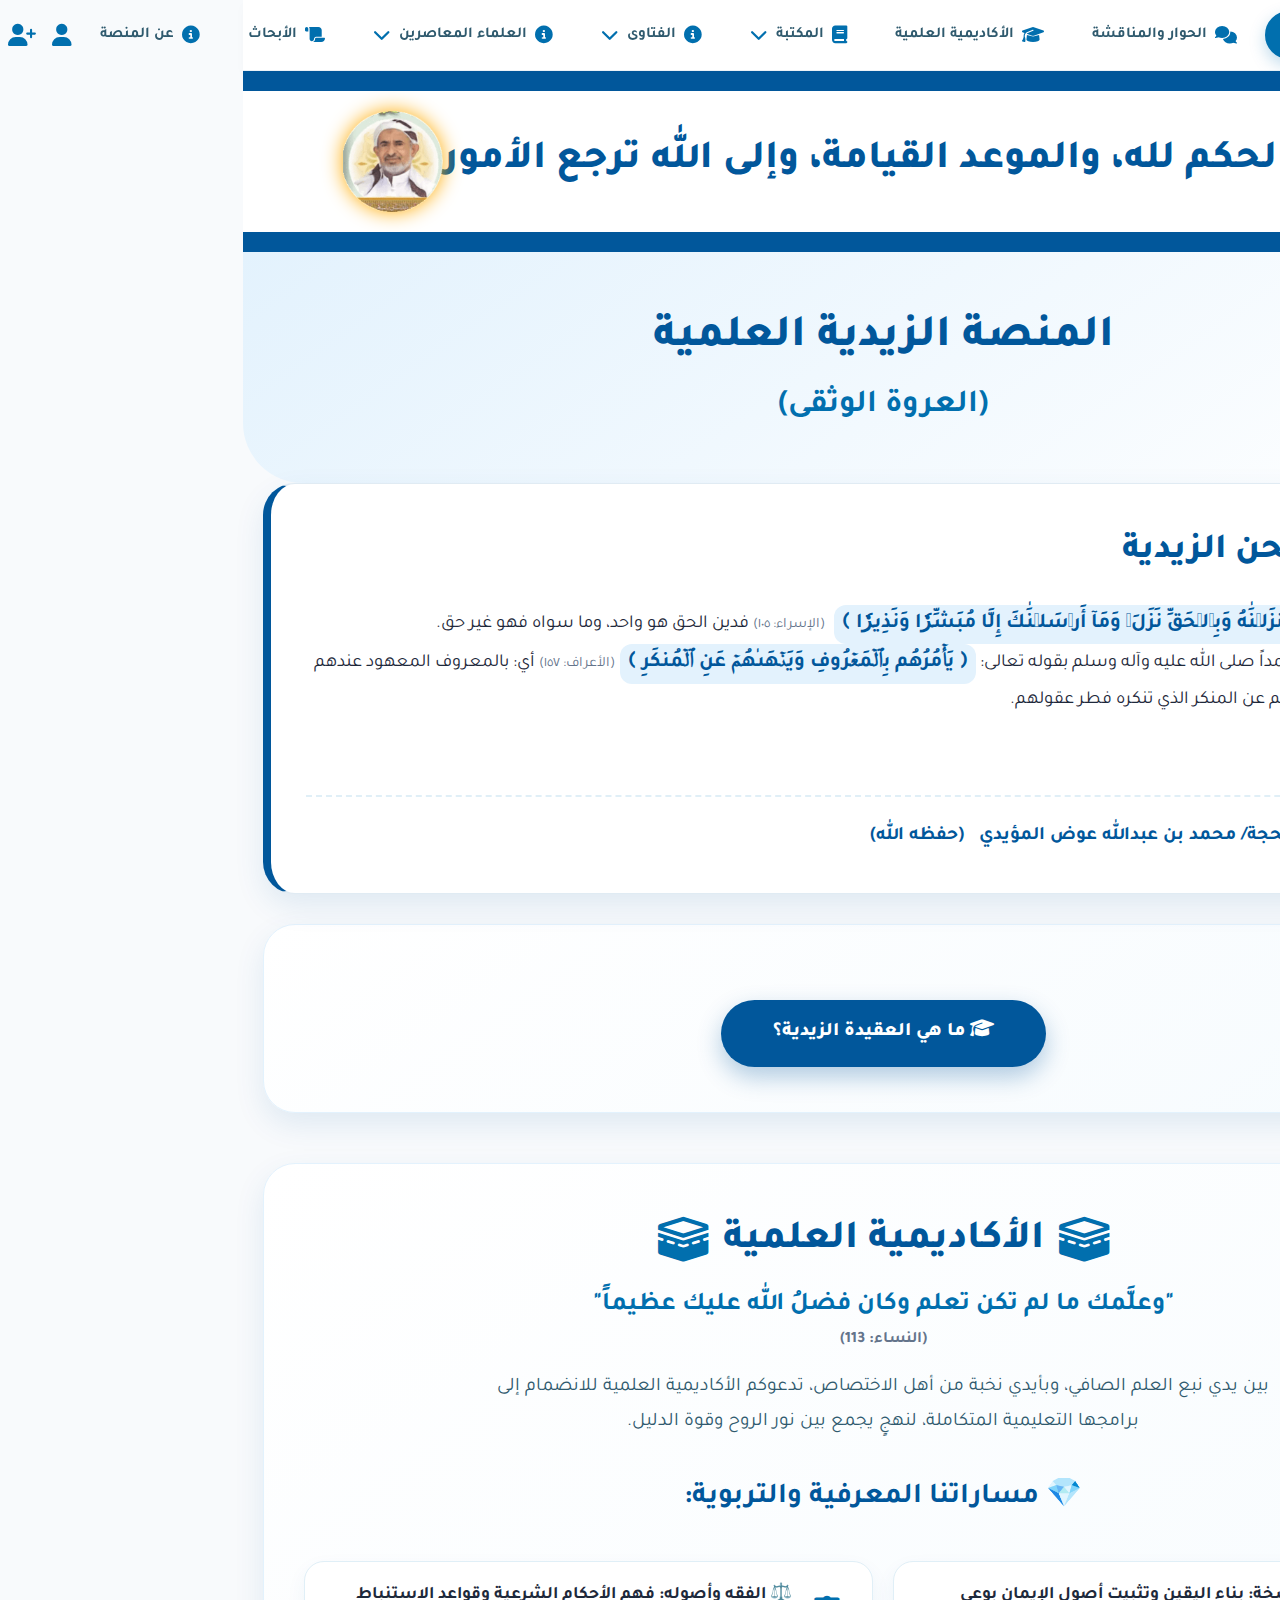
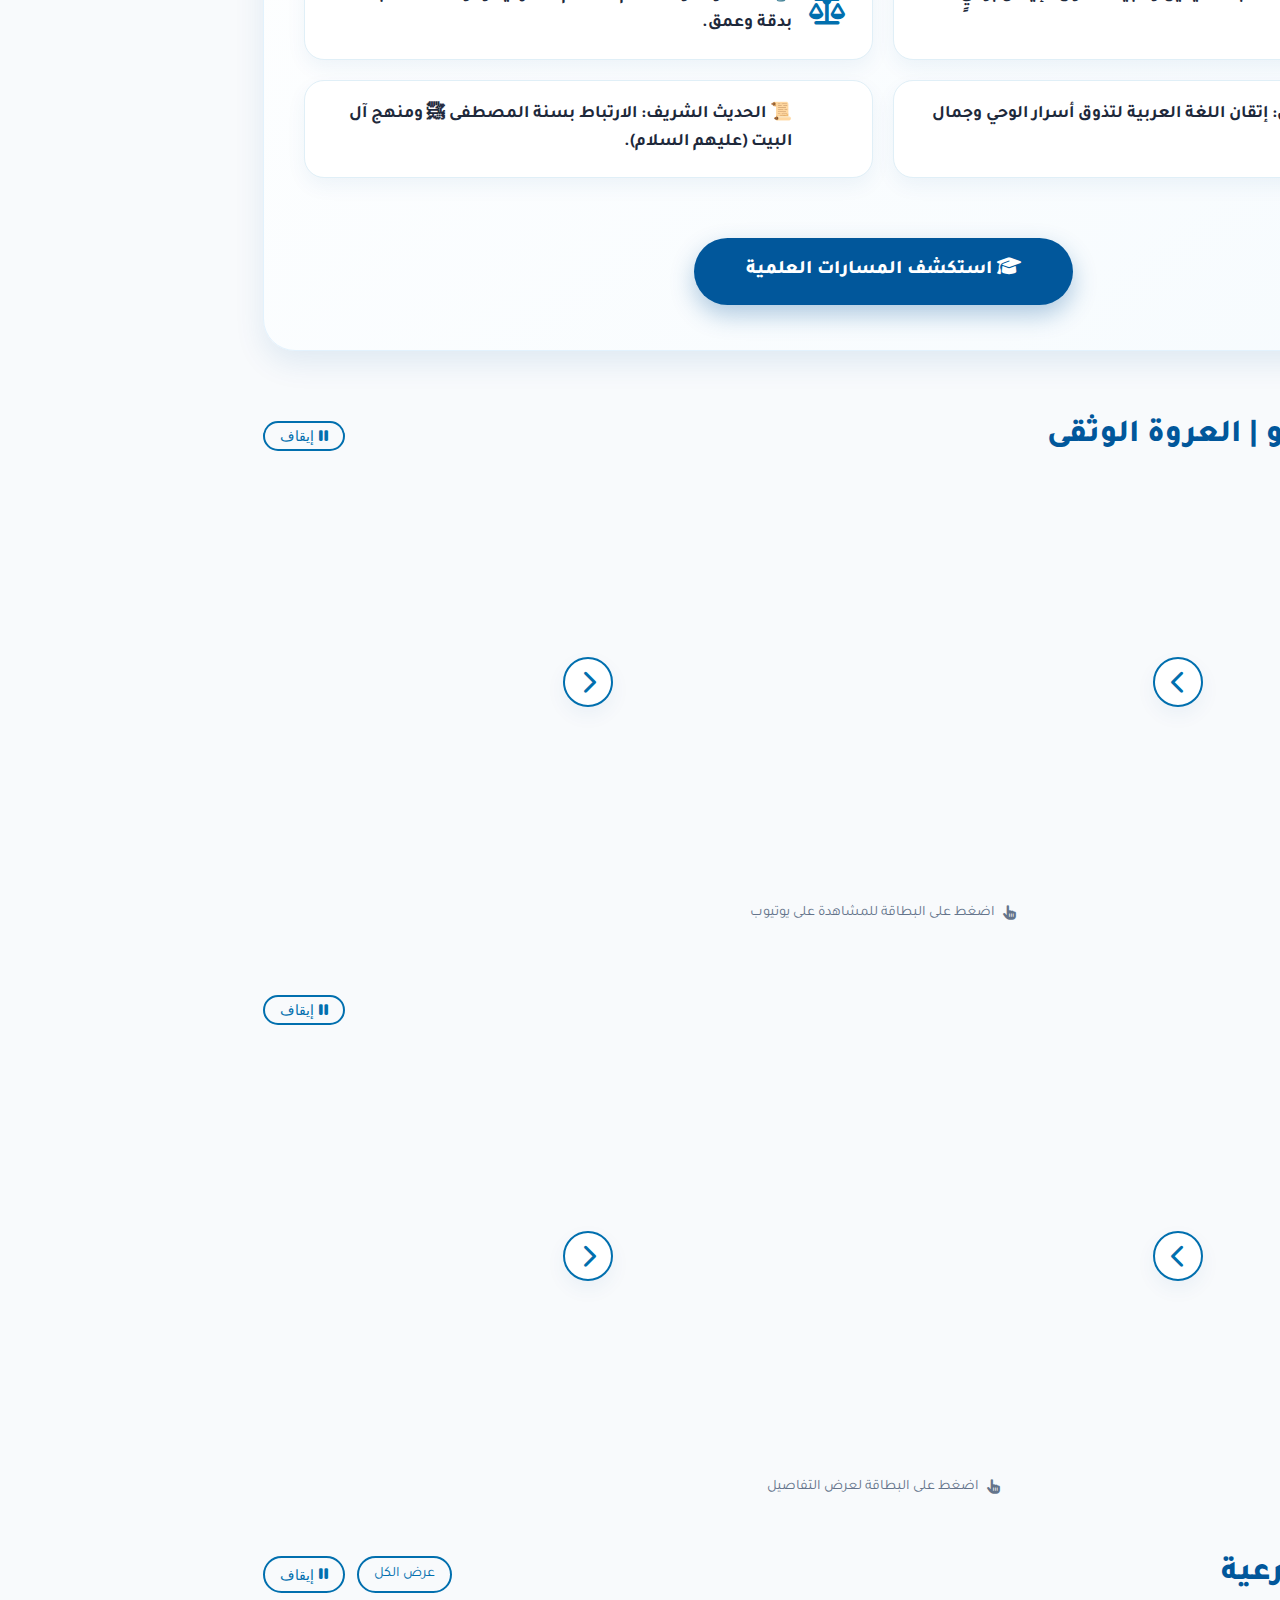
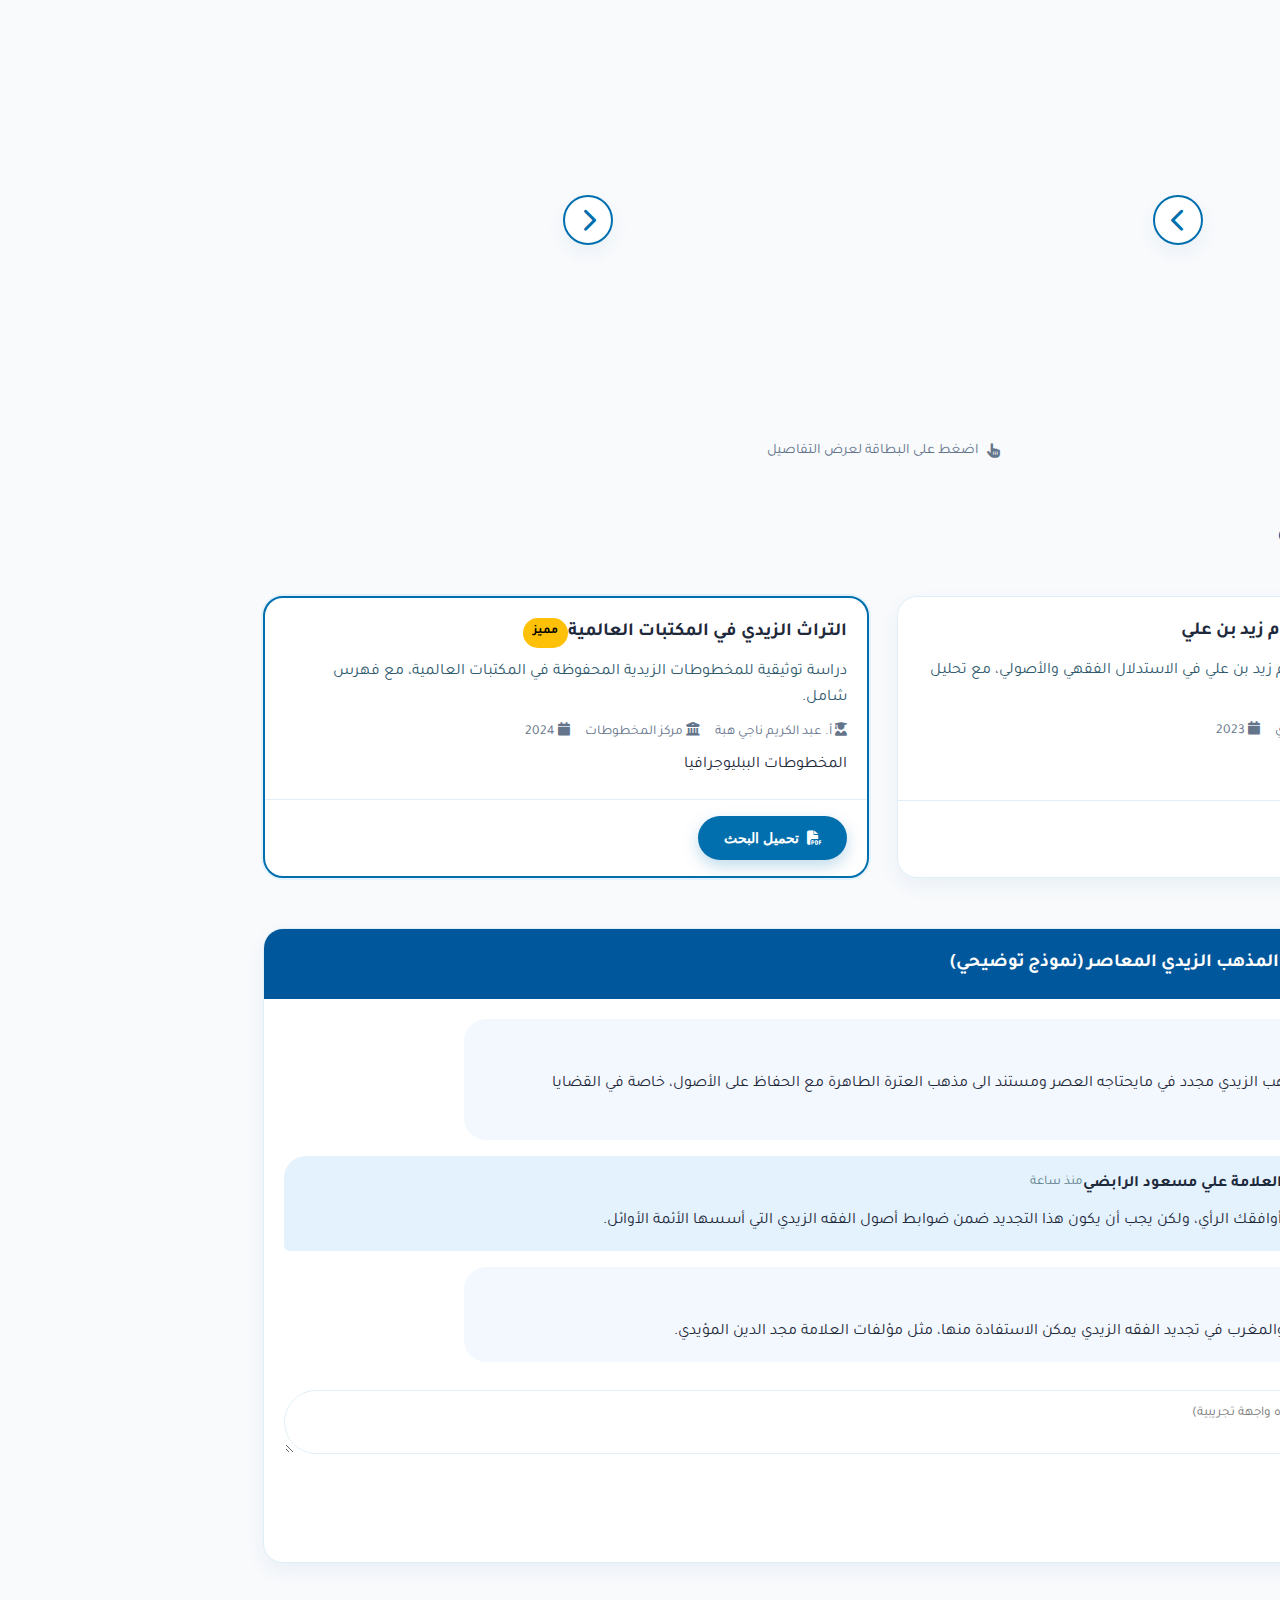
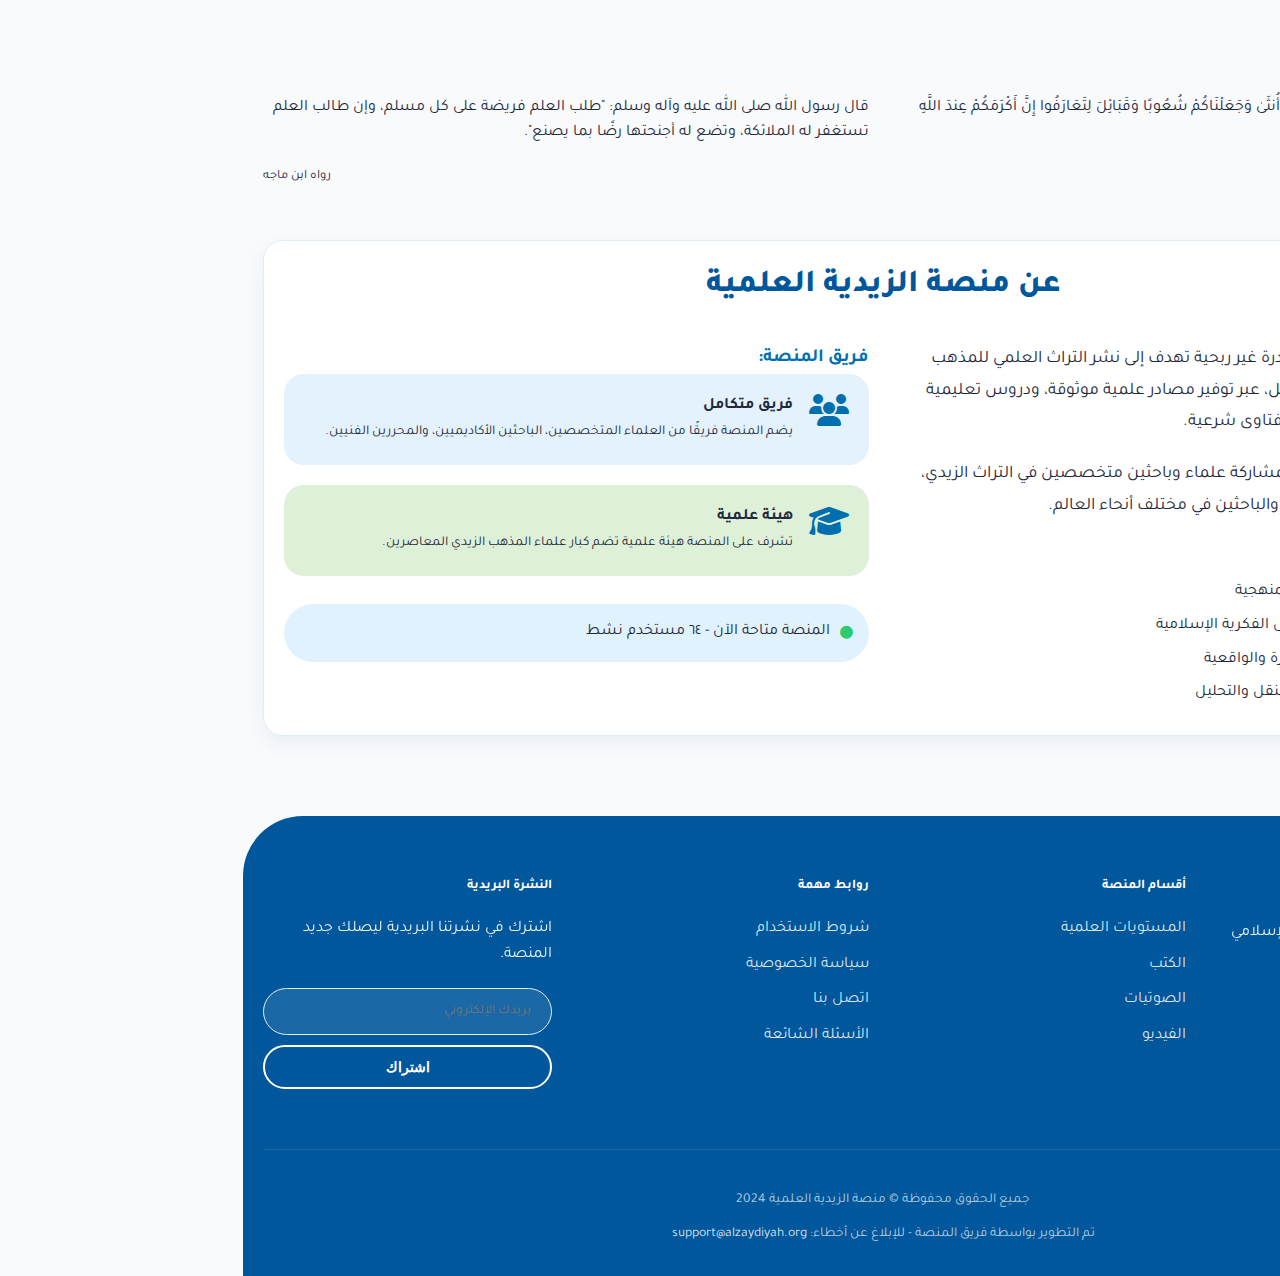
<file: index.html>
<!DOCTYPE html>
<html lang="ar" dir="rtl">
<head>
    <meta charset="UTF-8">
    <meta name="viewport" content="width=device-width, initial-scale=1.0, maximum-scale=5.0, user-scalable=yes">
    <title>منصة الزيدية العلمية – الرئيسية</title>
    <link rel="preload" href="https://cdnjs.cloudflare.com/ajax/libs/font-awesome/6.4.0/css/all.min.css" as="style" onload="this.onload=null;this.rel='stylesheet'">
    <noscript><link rel="stylesheet" href="https://cdnjs.cloudflare.com/ajax/libs/font-awesome/6.4.0/css/all.min.css"></noscript>
    <link href="https://fonts.googleapis.com/css2?family=Tajawal:wght@400;500;700;800&display=swap" rel="stylesheet">
    <link rel="stylesheet" href="main/style.css">
    <link rel="stylesheet" href="home/index.css">
    <!-- تنسيق إضافي لأيقونات الصور في القائمة المنسدلة -->
    <style>
        .dropdown-item-icon {
            width: 1.5rem;
            height: 1.5rem;
            margin-left: 0.5rem;
            vertical-align: middle;
            border-radius: 4px; /* اختياري لإطار ناعم */
            object-fit: contain;
        }
        /* ضبط محاذاة النص مع الصورة */
        .dropdown-item {
            display: flex;
            align-items: center;
        }
        /* إخفاء المحتوى الإضافي افتراضيًا */
        .extra-content {
            display: none;
        }
    </style>
</head>
<body>
    <button class="close-menu" id="closeMenuBtn" aria-label="إغلاق القائمة"><i class="fas fa-times"></i></button>

    <header class="header">
        <div class="container">
            <nav class="navbar">
                <div class="logo">
                    <i class="fas fa-book-open"></i>
                    <span class="desktop-only">منصة الزيدية العلمية</span>
                    <span class="mobile-only">الزيدية (العروة الوثقى)</span>
                </div>
                <button class="hamburger" id="hamburgerBtn" aria-label="فتح القائمة"><i class="fas fa-bars"></i></button>
                <ul class="nav-menu" id="navMenu">
                    <li><a href="#home" class="nav-btn active"><i class="fas fa-home"></i> الرئيسية</a></li>
                    <li><a href="discussion.html" class="nav-btn"><i class="fas fa-comments"></i> الحوار والمناقشة</a></li>
                    <li><a href="levels.html" class="nav-btn"><i class="fas fa-graduation-cap"></i> الأكاديمية العلمية</a></li>
                    <li class="dropdown">
                        <a href="javascript:void(0)" class="nav-btn dropdown-toggle" aria-label="فتح قائمة المكتبة">
                            <i class="fas fa-book"></i> المكتبة <i class="fas fa-chevron-down"></i>
                        </a>
                        <ul class="dropdown-menu">
                            <li><a href="library.html" class="dropdown-item"><i class="fas fa-book"></i> الكتب</a></li>
                            <li><a href="library-audio.html" class="dropdown-item"><i class="fas fa-headphones"></i> الصوتيات</a></li>
                            <li><a href="library-video.html" class="dropdown-item"><i class="fas fa-video"></i> الفيديو</a></li>
                        </ul>
                    </li>
                    <li class="dropdown">
                        <a href="javascript:void(0)" class="nav-btn dropdown-toggle" aria-label="فتح قائمة الفتاوى">
                            <i class="fas fa-info-circle"></i> الفتاوى <i class="fas fa-chevron-down"></i>
                        </a>
                        <ul class="dropdown-menu">
                            <li><a href="fatwa.html" class="dropdown-item"><i class="fas fa-info-circle"></i> فتاوى (مكتوبة)</a></li>
                            <li><a href="fatwa-audio.html" class="dropdown-item"><i class="fas fa-headphones"></i> فتاوى (صوت)</a></li>
                            <li><a href="fatwa-video.html" class="dropdown-item"><i class="fas fa-video"></i> فتاوى (فيديو)</a></li>
                        </ul>
                    </li>
                    
                     <li class="dropdown">
                        <a href="javascript:void(0)" class="nav-btn dropdown-toggle" aria-label="فتح قائمةالفتاوى">
                            <i class="fas fa-info-circle"></i>
                            
                      العلماء المعاصرين
                            
                            <i class="fas fa-chevron-down"></i>
                        </a>
                        <ul class="dropdown-menu">
                            <li><a href="fatwa.html" class="dropdown-item">
                                <img src="sydy.png" alt="صورة محمد عبدالله عوض" class="dropdown-item-icon"> محمد عبدالله عوض 
                            </a></li>
                            <li><a href="fatwa-audio.html" class="dropdown-item">
                                <img src="hsyn.png" alt="صورة الحسين بن يحي المطهر" class="dropdown-item-icon"> الحسين بن يحي المطهر
                            </a></li>
                            <li><a href="fatwa-video.html" class="dropdown-item">
                                <img src="majd.png" alt="صورة مجد الدين المؤيدي" class="dropdown-item-icon"> مجد الدين المؤيدي 
                            </a></li>
                        </ul>
                    </li>
                    
                    
                    
                    
                    
                    
                    <li><a href="research.html" class="nav-btn"><i class="fas fa-scroll"></i> الأبحاث</a></li>
                    <li><a href="books.html" class="nav-btn"><i class="fas fa-info-circle"></i> عن المنصة</a></li>
                    <li class="d-flex flex-column w-100 mt-3 d-md-none">
                        <button class="btn btn-outline btn-block mb-2"><i class="fas fa-user"></i> تسجيل الدخول</button>
                        <button class="btn btn-primary btn-block"><i class="fas fa-user-plus"></i> إنشاء حساب</button>
                    </li>
                </ul>
                <div class="auth-icons d-none d-md-flex">
                    <button class="btn-icon" title="تسجيل الدخول" aria-label="تسجيل الدخول"><i class="fas fa-user"></i><span class="sr-only">تسجيل الدخول</span></button>
                    <button class="btn-icon" title="إنشاء حساب" aria-label="إنشاء حساب"><i class="fas fa-user-plus"></i><span class="sr-only">إنشاء حساب</span></button>
                </div>
            </nav>
        </div>
        <div class="overlay" id="overlay"></div>
    </header>

    <main>
        <!-- ========== الشريط الذهبي (مقتطفات علمية) ========== -->
        <div class="marquee-container" dir="ltr">
            <div class="marquee-content" id="marquee-inner">
                <div class="marquee-part">
                    <img src="sydy.png" alt="رمز">
                    <span>
                        قال الامام الحجة مجدالدين بن محمد المؤيدي:
                        "قسماً بالله العلي الكبير، قسماً يعلم صدقه العليم الخبير، أن لا غرض ولا هوى لنا غير النزول عند حكم الله، والوقوف على مقتضى أمره، وأنا لو علمنا الحق في جانب أقصى الخلق من عربي أو عجمي، أو قرشي أو حبشي لقبلناه منه، وتقبلناه عنه، ولما أنفنا من اتباعه، ولكنا من أعوانه عليه وأتباعه؛ فليقل الناظر ما شاء، ولا يراقب إلا ربه، ولا يخش إلا ذنبه؛ فالحكم لله، والموعد القيامة، وإلى الله ترجع الأمور"
                    </span>
                    <img src="majd.png" alt="رمز">
                    <span>
                        قال السيد العلامة الحسين بن يحيى المطهر:
                        "فيا ليت الأمة كلها يبعثون لهم هيئة من العلماء، الأذكياء، الأزكياء، الحلماء، المبتعدين عن الدنيا، واتباع الهوى، يتدارسون موضوع الآخرة، ويبحثون عن السبيل التي تقودهم إلى الجنة، وتصرفهم عن النار، بجد وإخلاص، وتواضع وانقياد، وينظرون في كل المذاهب، إلى الإيجابيات والسلبيات، ويفرقون بين الدليل والشبهة، حتى تكون الأمة كلها على بصيرة، ويقين من أمرهم. فوالله الذي لا إله إلا هو، إنا نكون على هذه الطريقة والشروط، ونعاهد الله تعالى على الإنصاف، والتواضع للحق، وترك التعصب، فليس بيننا وبين الحق عداوة."
                    </span>
                    <img src="hsyn.png" alt="رمز">
                </div>
            </div>
        </div>

        <section id="home" class="hero">
            <div class="container">
                <div class="hero-content">
                    <h1>المنصة الزيدية العلمية</h1>
                    <h2>(العروة الوثقى)</h2>
                </div>
            </div>
        </section>

        <div class="container">
            <!-- بطاقة "منهجنا" -->
            <div class="message-card">
                <h2><i class="fas fa-quote-right"></i> منهجنا نحن الزيدية</h2>
                <div class="message-text" id="messageText">
                    <p>قال تعالى: <span class="ayah">﴿ وَبِٱلۡحَقِّ أَنزَلۡنَٰهُ وَبِٱلۡحَقِّ نَزَلَۗ وَمَآ أَرۡسَلۡنَٰكَ إِلَّا مُبَشِّرٗا وَنَذِيرٗا ﴾</span> <span class="ayah-number">(الإسراء: ١٠٥)</span> فدين الحق هو واحد، وما سواه فهو غير حق.</p>
                    <p>وصف الله تعالى نبيه محمداً صلى الله عليه وآله وسلم بقوله تعالى: <span class="ayah">﴿ يَأۡمُرُهُم بِٱلۡمَعۡرُوفِ وَيَنۡهَىٰهُمۡ عَنِ ٱلۡمُنكَرِ ﴾</span><span class="ayah-number">(الأعراف: ١٥٧)</span> أي: بالمعروف المعهود عندهم في فطر عقولهم، وينهاهم عن المنكر الذي تنكره فطر عقولهم.</p>
                    <div class="extra-content" id="extraContent">
                        <p>وقد بُني المذهب الزيدي على أُسس قوية: أولها فطر العقول، ثم محكمات الكتاب الكريم، وما صح وثبت عند طوائف المسلمين من الحديث، وما أجمعوا على صحته وروايته أو ثبت تواتره عندهم، فهذا هو أساس دينهم ومذهبهم في عقائدهم، فلا وجود فيه للخرافات أو الغلو أو ما تستنكره العقول.</p>
                        <p>أما الروايات للأحاديث النبوية التي ليست كما ذكرنا فلا يجوز الاعتماد عليها في العقائد؛ لأن المطلوب في العقائد هو حصول العلم والإيمان والتصديق الجازم، والأحاديث التي ليست كما ذكرنا لا توجب العلم الجازم.</p>
                        <p>هذا هو منهجنا نحن الزيدية في ديننا، ومن الله التوفيق.</p>
                    </div>
                    <button class="read-more-btn" id="readMoreBtn"><i class="fas fa-chevron-down"></i> اقرأ المزيد</button>
                </div>
                <div class="signature">
                    <i class="fas fa-feather-alt"></i>
                    <span class="signature-name">السيد العلامة الحجة/ محمد بن عبدالله عوض المؤيدي</span>
                    <span class="signature-title">(حفظه الله)</span>
                </div>
            </div>
            <!-- بطاقة العقيدة -->
            <div class="academy-card">
                <a href="about-zaydiyah.html" class="academy-btn"><i class="fas fa-graduation-cap"></i> ما هي العقيدة الزيدية؟</a>
            </div>
        </div>

        <!-- ========== الأكاديمية العلمية ========== -->
        <section id="courses" class="container mt-5">
            <div class="academy-card">
                <h2><i class="fas fa-kaaba"></i> الأكاديمية العلمية <i class="fas fa-kaaba"></i></h2>
                <div class="academy-quote"><span class="ayah">"وعلَّمك ما لم تكن تعلم وكان فضلُ الله عليك عظيماً"</span><small>(النساء: 113)</small></div>
                <p class="academy-description">بين يدي نبع العلم الصافي، وبأيدي نخبة من أهل الاختصاص، تدعوكم الأكاديمية العلمية للانضمام إلى برامجها التعليمية المتكاملة، لنهجٍ يجمع بين نور الروح وقوة الدليل.</p>
                <h3 style="font-size:1.8rem; color:var(--primary-dark); margin:30px 0 20px;">💎 مساراتنا المعرفية والتربوية:</h3>
                <div class="academy-list">
                    <div class="academy-item"><i class="fas fa-shield-alt"></i><span>🛡️ عقيدة راسخة: بناء اليقين وتثبيت أصول الإيمان بوعيٍ وبصيرة.</span></div>
                    <div class="academy-item"><i class="fas fa-scale-balanced"></i><span>⚖️ الفقه وأصوله: فهم الأحكام الشرعية وقواعد الاستنباط بدقة وعمق.</span></div>
                    <div class="academy-item"><i class="fas fa-language"></i><span>📖 لغة القرآن: إتقان اللغة العربية لتذوق أسرار الوحي وجمال الخطاب.</span></div>
                    <div class="academy-item"><i class="fas fa-hadith"></i><span>📜 الحديث الشريف: الارتباط بسنة المصطفى ﷺ ومنهج آل البيت (عليهم السلام).</span></div>
                </div>
                <a href="levels.html" class="academy-btn"><i class="fas fa-graduation-cap"></i> استكشف المسارات العلمية</a>
            </div>
        </section>

        <!-- ========== قسم الفيديو (بطاقة واحدة) ========== -->
        <section class="video-slider-section container">
            <div class="slider-header">
                <h2>📺 مكتبة الفيديو | العروة الوثقى</h2>
                <div class="d-flex gap-2">
                    <button class="pause-btn" id="pauseVideoBtn"><i class="fas fa-pause"></i> إيقاف</button>
                </div>
            </div>
            <div class="single-card-slider" dir="ltr">
                <button class="slider-nav prev" id="prevVideo"><i class="fas fa-chevron-right"></i></button>
                <div class="single-card-container">
                    <div class="single-card-track" id="videoTrack"></div>
                </div>
                <button class="slider-nav next" id="nextVideo"><i class="fas fa-chevron-left"></i></button>
            </div>
            <p class="slider-hint"><i class="fas fa-hand-pointer"></i> اضغط على البطاقة للمشاهدة على يوتيوب</p>
        </section>

        <!-- ========== قسم الكتب (بطاقة واحدة) ========== -->
        <section class="container mt-5">
            <div class="slider-header">
                <h2>📚 مكتبة الكتب</h2>
                <div class="d-flex gap-2">
                    <button class="pause-btn" id="pauseBooksBtn"><i class="fas fa-pause"></i> إيقاف</button>
                </div>
            </div>
            <div class="single-card-slider" dir="ltr">
                <button class="slider-nav prev" id="prevBook"><i class="fas fa-chevron-right"></i></button>
                <div class="single-card-container">
                    <div class="single-card-track" id="booksTrack"></div>
                </div>
                <button class="slider-nav next" id="nextBook"><i class="fas fa-chevron-left"></i></button>
            </div>
            <p class="slider-hint"><i class="fas fa-hand-pointer"></i> اضغط على البطاقة لعرض التفاصيل</p>
        </section>

        <!-- ========== قسم الفتاوى الشرعية (بطاقة واحدة - ديناميكي) ========== -->
        <section class="container mt-5">
            <div class="slider-header">
                <h2>📜 الفتاوى الشرعية</h2>
                <div class="d-flex gap-2">
                    <a href="fatwa.html" class="pause-btn" style="text-decoration: none;">عرض الكل</a>
                    <button class="pause-btn" id="pauseFatwaBtn"><i class="fas fa-pause"></i> إيقاف</button>
                </div>
            </div>
            <div class="single-card-slider" dir="ltr">
                <button class="slider-nav prev" id="prevFatwa"><i class="fas fa-chevron-right"></i></button>
                <div class="single-card-container">
                    <div class="single-card-track" id="fatwaTrack"></div>
                </div>
                <button class="slider-nav next" id="nextFatwa"><i class="fas fa-chevron-left"></i></button>
            </div>
            <p class="slider-hint"><i class="fas fa-hand-pointer"></i> اضغط على البطاقة لعرض التفاصيل</p>
        </section>

        <!-- ========== الأبحاث العلمية ========== -->
        <section id="research" class="container mt-5">
            <h2 class="section-title">الأبحاث العلمية</h2>
            <div class="grid grid-2">
                <div class="card research-card">
                    <div class="card-body">
                        <h3>منهج الاستدلال عند الإمام زيد بن علي</h3>
                        <p class="text-secondary mt-2">بحث أكاديمي يدرس منهج الإمام زيد بن علي في الاستدلال الفقهي والأصولي، مع تحليل لأبرز مؤلفاته.</p>
                        <div class="research-meta">
                            <span><i class="fas fa-user-graduate"></i> د. أحمد الزيدي</span>
                            <span><i class="fas fa-university"></i> جامع ال عامري</span>
                            <span><i class="fas fa-calendar"></i> 2023</span>
                        </div>
                        <div class="fatwa-tags">
                            <span class="fatwa-tag">الفقه المقارن</span>
                            <span class="fatwa-tag">أصول الفقه</span>
                        </div>
                    </div>
                    <div class="card-footer">
                        <button class="btn btn-primary"><i class="fas fa-file-pdf"></i> تحميل البحث</button>
                    </div>
                </div>
                <div class="card research-card featured">
                    <div class="card-body">
                        <div class="d-flex justify-content-between align-items-start">
                            <h3>التراث الزيدي في المكتبات العالمية</h3>
                            <span class="badge badge-warning">مميز</span>
                        </div>
                        <p class="text-secondary mt-2">دراسة توثيقية للمخطوطات الزيدية المحفوظة في المكتبات العالمية، مع فهرس شامل.</p>
                        <div class="research-meta">
                            <span><i class="fas fa-user-graduate"></i> أ. عبد الكريم ناجي هبة</span>
                            <span><i class="fas fa-university"></i> مركز المخطوطات</span>
                            <span><i class="fas fa-calendar"></i> 2024</span>
                        </div>
                        <div class="fatwa-tags">
                            <span class="fatwa-tag">المخطوطات</span>
                            <span class="fatwa-tag">الببليوجرافيا</span>
                        </div>
                    </div>
                    <div class="card-footer">
                        <button class="btn btn-primary"><i class="fas fa-file-pdf"></i> تحميل البحث</button>
                    </div>
                </div>
            </div>
        </section>

        <!-- ========== نموذج نقاش ========== -->
        <section class="container mt-5">
            <div class="card">
                <div class="card-header" style="background: var(--primary-dark);">
                    <h3 class="text-white">نقاش: منهج الاجتهاد في المذهب الزيدي المعاصر (نموذج توضيحي)</h3>
                </div>
                <div class="card-body">
                    <div class="message-bubble received">
                        <div class="d-flex justify-content-between">
                            <strong>فارس هوشان</strong>
                            <small style="color: var(--text-light);">منذ ساعتين</small>
                        </div>
                        <p class="mt-2">في رأيي أن الاجتهاد في المذهب الزيدي مجدد في مايحتاجه العصر ومستند الى مذهب العترة الطاهرة مع الحفاظ على الأصول، خاصة في القضايا المعاصرة.</p>
                    </div>
                    <div class="message-bubble sent">
                        <div class="d-flex justify-content-between">
                            <strong>العلامة علي مسعود الرابضي</strong>
                            <small style="color: var(--text-light);">منذ ساعة</small>
                        </div>
                        <p class="mt-2">أوافقك الرأي، ولكن يجب أن يكون هذا التجديد ضمن ضوابط أصول الفقه الزيدي التي أسسها الأئمة الأوائل.</p>
                    </div>
                    <div class="message-bubble received">
                        <div class="d-flex justify-content-between">
                            <strong>عبدالله المؤيدي</strong>
                            <small style="color: var(--text-light);">منذ ٤٥ دقيقة</small>
                        </div>
                        <p class="mt-2">هناك تجارب رائدة في اليمن والمغرب في تجديد الفقه الزيدي يمكن الاستفادة منها، مثل مؤلفات العلامة مجد الدين المؤيدي.</p>
                    </div>
                    <div class="form-group mt-4">
                        <textarea class="form-control" placeholder="أضف مشاركتك في النقاش... (هذه واجهة تجريبية)"></textarea>
                        <button class="btn btn-primary mt-2">إرسال المشاركة</button>
                    </div>
                </div>
            </div>
        </section>

        <!-- ========== مقتطفات دينية ========== -->
        <section class="container mt-5">
            <h2 class="section-title">مقتطفات دينية</h2>
            <div class="grid grid-2">
                <div class="religious-content">
                    <p>﴿يَا أَيُّهَا النَّاسُ إِنَّا خَلَقْنَاكُم مِّن ذَكَرٍ وَأُنثَىٰ وَجَعَلْنَاكُمْ شُعُوبًا وَقَبَائِلَ لِتَعَارَفُوا إِنَّ أَكْرَمَكُمْ عِندَ اللَّهِ أَتْقَاكُمْ﴾</p>
                    <p class="mt-3" style="font-size:0.9rem;">الحجرات: 13</p>
                </div>
                <div class="religious-content">
                    <p>قال رسول الله صلى الله عليه وآله وسلم: "طلب العلم فريضة على كل مسلم، وإن طالب العلم تستغفر له الملائكة، وتضع له أجنحتها رضًا بما يصنع".</p>
                    <p class="mt-3 text-left" style="font-size:0.8rem;">رواه ابن ماجه</p>
                </div>
            </div>
        </section>

        <!-- ========== عن المنصة ========== -->
        <section id="about" class="container mt-5">
            <div class="card">
                <div class="card-body">
                    <h2 class="section-title text-center" style="display:block; text-align:center;">عن منصة الزيدية العلمية</h2>
                    <div class="grid grid-2">
                        <div>
                            <p class="arabic-text">منصة الزيدية العلمية هي مبادرة غير ربحية تهدف إلى نشر التراث العلمي للمذهب الزيدي والفكر الإسلامي الأصيل، عبر توفير مصادر علمية موثوقة، ودروس تعليمية متخصصة، وأبحاث محكمة، وفتاوى شرعية.</p>
                            <p class="arabic-text mt-3">تأسست المنصة عام 2024 بمشاركة علماء وباحثين متخصصين في التراث الزيدي، وتهدف إلى خدمة طلبة العلم والباحثين في مختلف أنحاء العالم.</p>
                            <div class="mt-4">
                                <h3 class="text-primary">قيم المنصة:</h3>
                                <ul style="list-style: none; padding-right:0;">
                                    <li style="margin-bottom:8px;"><i class="fas fa-check-circle" style="color: var(--primary); margin-left:8px;"></i>الالتزام بالأصالة العلمية والمنهجية</li>
                                    <li style="margin-bottom:8px;"><i class="fas fa-check-circle" style="color: var(--primary); margin-left:8px;"></i>الانفتاح على مختلف المدارس الفكرية الإسلامية</li>
                                    <li style="margin-bottom:8px;"><i class="fas fa-check-circle" style="color: var(--primary); margin-left:8px;"></i>التركيز على القضايا المعاصرة والواقعية</li>
                                    <li style="margin-bottom:8px;"><i class="fas fa-check-circle" style="color: var(--primary); margin-left:8px;"></i>الشفافية والمصداقية في النقل والتحليل</li>
                                </ul>
                            </div>
                        </div>
                        <div>
                            <h3 class="text-primary">فريق المنصة:</h3>
                            <div style="background: var(--primary-soft); padding:20px; border-radius:20px; margin-bottom:20px;">
                                <div class="d-flex align-items-center gap-3">
                                    <i class="fas fa-users" style="font-size:2rem; color:var(--primary);"></i>
                                    <div><strong>فريق متكامل</strong><br><span style="font-size:0.85rem;">يضم المنصة فريقًا من العلماء المتخصصين، الباحثين الأكاديميين، والمحررين الفنيين.</span></div>
                                </div>
                            </div>
                            <div style="background: #dff0d8; padding:20px; border-radius:20px;">
                                <div class="d-flex align-items-center gap-3">
                                    <i class="fas fa-graduation-cap" style="font-size:2rem; color:var(--primary);"></i>
                                    <div><strong>هيئة علمية</strong><br><span style="font-size:0.85rem;">تشرف على المنصة هيئة علمية تضم كبار علماء المذهب الزيدي المعاصرين.</span></div>
                                </div>
                            </div>
                            <div class="online-status online mt-4" style="display:flex; align-items:center; gap:10px; background: #e0f2fe; padding:16px; border-radius:60px;">
                                <i class="fas fa-circle" style="color: #2ecc71; font-size:0.8rem;"></i>
                                <span>المنصة متاحة الآن - ٦٤ مستخدم نشط</span>
                            </div>
                        </div>
                    </div>
                </div>
            </div>
        </section>
    </main>

    <footer class="footer">
        <div class="container">
            <div class="grid grid-4">
                <div>
                    <h4 class="text-white mb-3">المنصة العلمية الزيدية</h4>
                    <p style="opacity:0.9;">نشر التراث العلمي الزيدي والفكر الإسلامي الأصيل.</p>
                    <div class="d-flex gap-3 mt-3">
                        <a href="#" aria-label="تويتر"><i class="fab fa-twitter icon-lg"></i></a>
                        <a href="#" aria-label="فيسبوك"><i class="fab fa-facebook icon-lg"></i></a>
                        <a href="#" aria-label="تيليغرام"><i class="fab fa-telegram icon-lg"></i></a>
                        <a href="#" aria-label="يوتيوب"><i class="fab fa-youtube icon-lg"></i></a>
                    </div>
                </div>
                <div>
                    <h5 class="text-white mb-3">أقسام المنصة</h5>
                    <ul style="list-style: none; padding:0;">
                        <li style="margin-bottom:10px;"><a href="levels.html">المستويات العلمية</a></li>
                        <li style="margin-bottom:10px;"><a href="library.html">الكتب</a></li>
                        <li style="margin-bottom:10px;"><a href="library-audio.html">الصوتيات</a></li>
                        <li style="margin-bottom:10px;"><a href="library-video.html">الفيديو</a></li>
                    </ul>
                </div>
                <div>
                    <h5 class="text-white mb-3">روابط مهمة</h5>
                    <ul style="list-style: none; padding:0;">
                        <li style="margin-bottom:10px;"><a href="#">شروط الاستخدام</a></li>
                        <li style="margin-bottom:10px;"><a href="#">سياسة الخصوصية</a></li>
                        <li style="margin-bottom:10px;"><a href="#">اتصل بنا</a></li>
                        <li style="margin-bottom:10px;"><a href="#">الأسئلة الشائعة</a></li>
                    </ul>
                </div>
                <div>
                    <h5 class="text-white mb-3">النشرة البريدية</h5>
                    <p style="opacity:0.9;">اشترك في نشرتنا البريدية ليصلك جديد المنصة.</p>
                    <div class="form-group mt-3">
                        <input type="email" class="form-control" placeholder="بريدك الإلكتروني" style="background:rgba(255,255,255,0.1); color:white; margin-bottom:10px;">
                        <button class="btn btn-outline" style="border-color:white; color:white; width:100%;">اشتراك</button>
                    </div>
                </div>
            </div>
            <div class="copyright">
                <p>جميع الحقوق محفوظة © منصة الزيدية العلمية 2024</p>
                <p class="mt-2">تم التطوير بواسطة فريق المنصة - للإبلاغ عن أخطاء: <a href="mailto:support@alzaydiyah.org">support@alzaydiyah.org</a></p>
            </div>
        </div>
    </footer>

    <button id="backToTop" title="عودة إلى الأعلى" aria-label="عودة إلى الأعلى"><i class="fas fa-arrow-up"></i></button>

    <!-- السكريبتات -->
    <script src="main/main.js"></script>
    <script src="home/index.js"></script>
    <!-- إصلاح زر اقرأ المزيد -->
    <script>
        (function() {
            var readMoreBtn = document.getElementById('readMoreBtn');
            var extraContent = document.getElementById('extraContent');
            
            if (readMoreBtn && extraContent) {
                readMoreBtn.addEventListener('click', function() {
                    if (extraContent.style.display === 'none' || extraContent.style.display === '') {
                        extraContent.style.display = 'block';
                        readMoreBtn.innerHTML = '<i class="fas fa-chevron-up"></i> اقرأ أقل';
                    } else {
                        extraContent.style.display = 'none';
                        readMoreBtn.innerHTML = '<i class="fas fa-chevron-down"></i> اقرأ المزيد';
                    }
                });
            }
        })();
    </script>
</body>
</html>
</file>
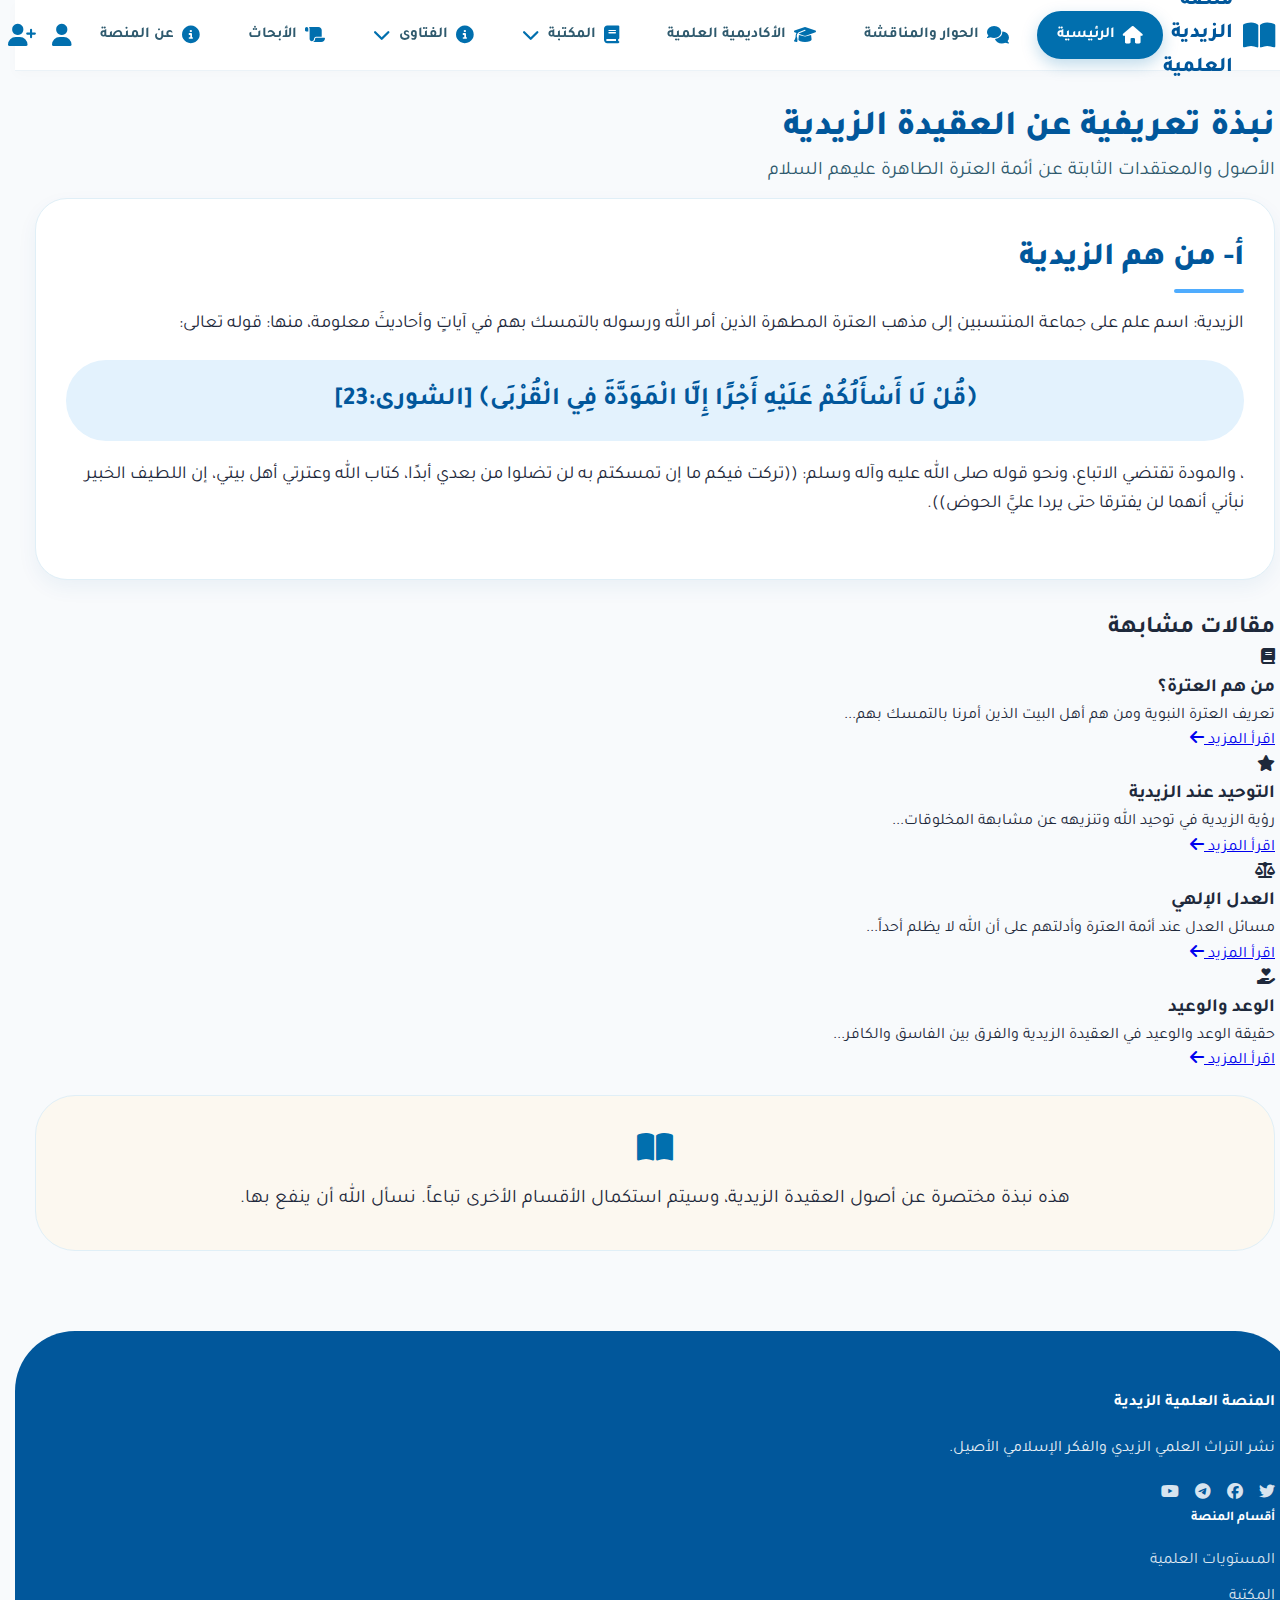
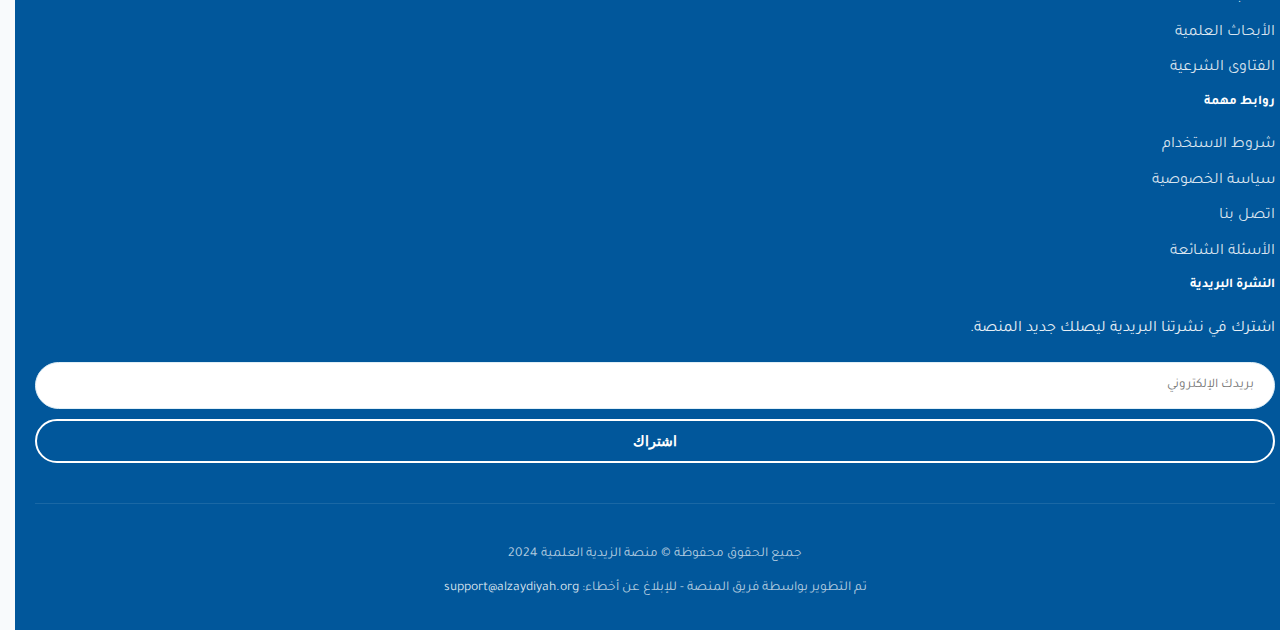
<file: about-zaydiyah.html>
<!DOCTYPE html>
<html lang="ar" dir="rtl">
<head>
    <meta charset="UTF-8">
    <meta name="viewport" content="width=device-width, initial-scale=1.0, maximum-scale=5.0, user-scalable=yes">
    <title>منصة الزيدية العلمية – نبذة عن العقيدة الزيدية</title>
    <!-- Font Awesome 6 -->
    <link rel="stylesheet" href="https://cdnjs.cloudflare.com/ajax/libs/font-awesome/6.4.0/css/all.min.css">
    <!-- Google Font: Tajawal -->
    <link href="https://fonts.googleapis.com/css2?family=Tajawal:wght@400;500;700;800&display=swap" rel="stylesheet">
        <link rel="stylesheet" href="main/style.css">
         <link rel="stylesheet" href="about/about-zaydiyah.css">
<body>
    <!-- ======= الهيدر ======= -->
    <header class="header">
        <div class="container">
            <nav class="navbar">
                <div class="logo">
                    <i class="fas fa-book-open"></i>
                    <span class="desktop-only">منصة الزيدية العلمية</span>
                    <span class="mobile-only">الزيدية(العروة الوثقى)</span>
                </div>
                <button class="hamburger" id="hamburgerBtn" aria-label="فتح القائمة"><i class="fas fa-bars"></i></button>
                <ul class="nav-menu" id="navMenu">
                    <li><a href="index.html" class="nav-btn active"><i class="fas fa-home"></i> الرئيسية</a></li>
                    <li><a href="discussion.html" class="nav-btn"><i class="fas fa-comments"></i> الحوار والمناقشة</a></li>
                    <li><a href="levels.html" class="nav-btn"><i class="fas fa-graduation-cap"></i> الأكاديمية العلمية</a></li>
                    <li class="dropdown">
                        <a href="javascript:void(0)" class="nav-btn dropdown-toggle" id="libraryDropdown" aria-label="فتح قائمة المكتبة">
                            <i class="fas fa-book"></i> المكتبة <i class="fas fa-chevron-down"></i>
                        </a>
                        <ul class="dropdown-menu">
                            <li><a href="library.html" class="dropdown-item"><i class="fas fa-book"></i> الكتب</a></li>
                            <li><a href="library-audio.html" class="dropdown-item"><i class="fas fa-headphones"></i> الصوتيات</a></li>
                            <li><a href="library-video.html" class="dropdown-item"><i class="fas fa-video"></i> الفيديو</a></li>
                        </ul>
                    </li>
                    <li class     ="dropdown">
                        <a href="javascript:void(0)" class="nav-btn dropdown-toggle" id="libraryDropdown" aria-label="فتح قائمة المكتبة">
                            <i class="fas fa-info-circle"></i> الفتاوى
                            <i class="fas fa-chevron-down"></i>
                        </a>
                        <ul class="dropdown-menu">
                            <li><a href="fatwa.html" class="dropdown-item"><i class= "fas fa-info-circle"></i> فتاوى(مكتوبة)
                            </a></li>
                            <li><a href="fatwa-audio.html" class="dropdown-item"><i class="fas fa-headphones"></i> فتاوى(صوت)
                            </a></li>
                            <li><a href="#fatwa-video.html" class="dropdown-item"><i class="fas fa-video"></i> فتاوى(فيديو)
                            </a></li>
                        </ul>
                    </li>
                    
                    
                    <li><a href="research.html" class="nav-btn"><i class="fas fa-scroll"></i> الأبحاث</a></li>
                 
                    <li><a href="about.html" class="nav-btn"><i class="fas fa-info-circle"></i> عن المنصة</a></li>
                    <li class="d-flex flex-column w-100 mt-3 d-md-none">
                        <button class="btn btn-outline btn-block mb-2"><i class="fas fa-user"></i> تسجيل الدخول</button>
                        <button class="btn btn-primary btn-block"><i class="fas fa-user-plus"></i> إنشاء حساب</button>
                    </li>
                </ul>
                <div class="auth-icons d-none d-md-flex">
                    <button class="btn-icon" title="تسجيل الدخول" aria-label="تسجيل الدخول"><i class="fas fa-user"></i><span class="sr-only">تسجيل الدخول</span></button>
                    <button class="btn-icon" title="إنشاء حساب" aria-label="إنشاء حساب"><i class="fas fa-user-plus"></i><span class="sr-only">إنشاء حساب</span></button>
                </div>
            </nav>
        </div>
        <div class="overlay" id="overlay"></div>
    </header>

    <main class="container">
        <!-- عنوان الصفحة -->
        <div style="margin: 30px 0 10px;">
            <h1 style="font-size: 2.2rem; font-weight:800; color: var(--primary-dark);">نبذة تعريفية عن العقيدة الزيدية</h1>
            <p style="font-size:1.2rem; color:var(--text-soft);">الأصول والمعتقدات الثابتة عن أئمة العترة الطاهرة عليهم السلام</p>
        </div>

        <!-- مقالة واحدة فقط (من هم الزيدية) -->
        <article class="article-card">
            <h2 class="article-title">أ- من هم الزيدية</h2>
            <div class="article-content">
                <p>الزيدية: اسم علم على جماعة المنتسبين إلى مذهب العترة المطهرة الذين أمر الله ورسوله بالتمسك بهم في آياتٍ وأحاديثَ معلومة، منها: قوله تعالى: <span class="quran-verse">﴿قُلْ لَا أَسْأَلُكُمْ عَلَيْهِ أَجْرًا إِلَّا الْمَوَدَّةَ فِي الْقُرْبَى﴾ [الشورى:23]</span>، والمودة تقتضي الاتباع، ونحو قوله صلى الله عليه وآله وسلم: ((تركت فيكم ما إن تمسكتم به لن تضلوا من بعدي أبدًا، كتاب الله وعترتي أهل بيتي، إن اللطيف الخبير نبأني أنهما لن يفترقا حتى يردا عليَّ الحوض)).</p>
            </div>
        </article>

        <!-- قسم المقالات المشابهة -->
        <section class="related-articles">
            <h2 class="related-title">مقالات مشابهة</h2>
            <div class="articles-grid">
                <div class="article-mini-card">
                    <div class="article-image"><i class="fas fa-book"></i></div>
                    <div class="article-mini-content">
                        <h3 class="article-mini-title">من هم العترة؟</h3>
                        <p class="article-mini-excerpt">تعريف العترة النبوية ومن هم أهل البيت الذين أمرنا بالتمسك بهم...</p>
                        <a href="#" class="article-link">اقرأ المزيد <i class="fas fa-arrow-left"></i></a>
                    </div>
                </div>
                <div class="article-mini-card">
                    <div class="article-image"><i class="fas fa-star"></i></div>
                    <div class="article-mini-content">
                        <h3 class="article-mini-title">التوحيد عند الزيدية</h3>
                        <p class="article-mini-excerpt">رؤية الزيدية في توحيد الله وتنزيهه عن مشابهة المخلوقات...</p>
                        <a href="#" class="article-link">اقرأ المزيد <i class="fas fa-arrow-left"></i></a>
                    </div>
                </div>
                <div class="article-mini-card">
                    <div class="article-image"><i class="fas fa-balance-scale"></i></div>
                    <div class="article-mini-content">
                        <h3 class="article-mini-title">العدل الإلهي</h3>
                        <p class="article-mini-excerpt">مسائل العدل عند أئمة العترة وأدلتهم على أن الله لا يظلم أحداً...</p>
                        <a href="#" class="article-link">اقرأ المزيد <i class="fas fa-arrow-left"></i></a>
                    </div>
                </div>
                <div class="article-mini-card">
                    <div class="article-image"><i class="fas fa-hand-holding-heart"></i></div>
                    <div class="article-mini-content">
                        <h3 class="article-mini-title">الوعد والوعيد</h3>
                        <p class="article-mini-excerpt">حقيقة الوعد والوعيد في العقيدة الزيدية والفرق بين الفاسق والكافر...</p>
                        <a href="#" class="article-link">اقرأ المزيد <i class="fas fa-arrow-left"></i></a>
                    </div>
                </div>
            </div>
        </section>

        <!-- خاتمة ثابتة (اختياري) -->
        <div class="religious-content">
            <i class="fas fa-book-open" style="font-size:2rem; color:var(--primary);"></i>
            <p class="mt-2">هذه نبذة مختصرة عن أصول العقيدة الزيدية، وسيتم استكمال الأقسام الأخرى تباعاً. نسأل الله أن ينفع بها.</p>
        </div>
    </main>

    <!-- ======= الفوتر ======= -->
    <footer class="footer">
        <div class="container">
            <div class="grid-4">
                <div>
                    <h4 class="text-white mb-3">المنصة العلمية الزيدية</h4>
                    <p style="opacity:0.9;">نشر التراث العلمي الزيدي والفكر الإسلامي الأصيل.</p>
                    <div class="d-flex gap-3 mt-3">
                        <a href="#"><i class="fab fa-twitter"></i></a>
                        <a href="#"><i class="fab fa-facebook"></i></a>
                        <a href="#"><i class="fab fa-telegram"></i></a>
                        <a href="#"><i class="fab fa-youtube"></i></a>
                    </div>
                </div>
                <div>
                    <h5 class="text-white mb-3">أقسام المنصة</h5>
                    <ul style="list-style: none; padding:0;">
                        <li style="margin-bottom:10px;"><a href="levels.html">المستويات العلمية</a></li>
                        <li style="margin-bottom:10px;"><a href="library.html">المكتبة</a></li>
                        <li style="margin-bottom:10px;"><a href="research.html">الأبحاث العلمية</a></li>
                        <li style="margin-bottom:10px;"><a href="fatwa.html">الفتاوى الشرعية</a></li>
                    </ul>
                </div>
                <div>
                    <h5 class="text-white mb-3">روابط مهمة</h5>
                    <ul style="list-style: none; padding:0;">
                        <li style="margin-bottom:10px;"><a href="#">شروط الاستخدام</a></li>
                        <li style="margin-bottom:10px;"><a href="#">سياسة الخصوصية</a></li>
                        <li style="margin-bottom:10px;"><a href="#">اتصل بنا</a></li>
                        <li style="margin-bottom:10px;"><a href="#">الأسئلة الشائعة</a></li>
                    </ul>
                </div>
                <div>
                    <h5 class="text-white mb-3">النشرة البريدية</h5>
                    <p style="opacity:0.9;">اشترك في نشرتنا البريدية ليصلك جديد المنصة.</p>
                    <div class="form-group mt-3">
                        <input type="email" class="form-control" placeholder="بريدك الإلكتروني" style="margin-bottom:10px;">
                        <button class="btn btn-outline" style="border-color:white; color:white; width:100%;">اشتراك</button>
                    </div>
                </div>
            </div>
            <div class="copyright">
                <p>جميع الحقوق محفوظة © منصة الزيدية العلمية 2024</p>
                <p class="mt-2">تم التطوير بواسطة فريق المنصة - للإبلاغ عن أخطاء: <a href="mailto:support@alzaydiyah.org">support@alzaydiyah.org</a></p>
            </div>
        </div>
    </footer>

    <!-- زر العودة للأعلى -->
    <button id="backToTop" title="عودة إلى الأعلى"><i class="fas fa-arrow-up"></i></button>

 <script src="main/main.js"></script>
</body>
</html>
</file>
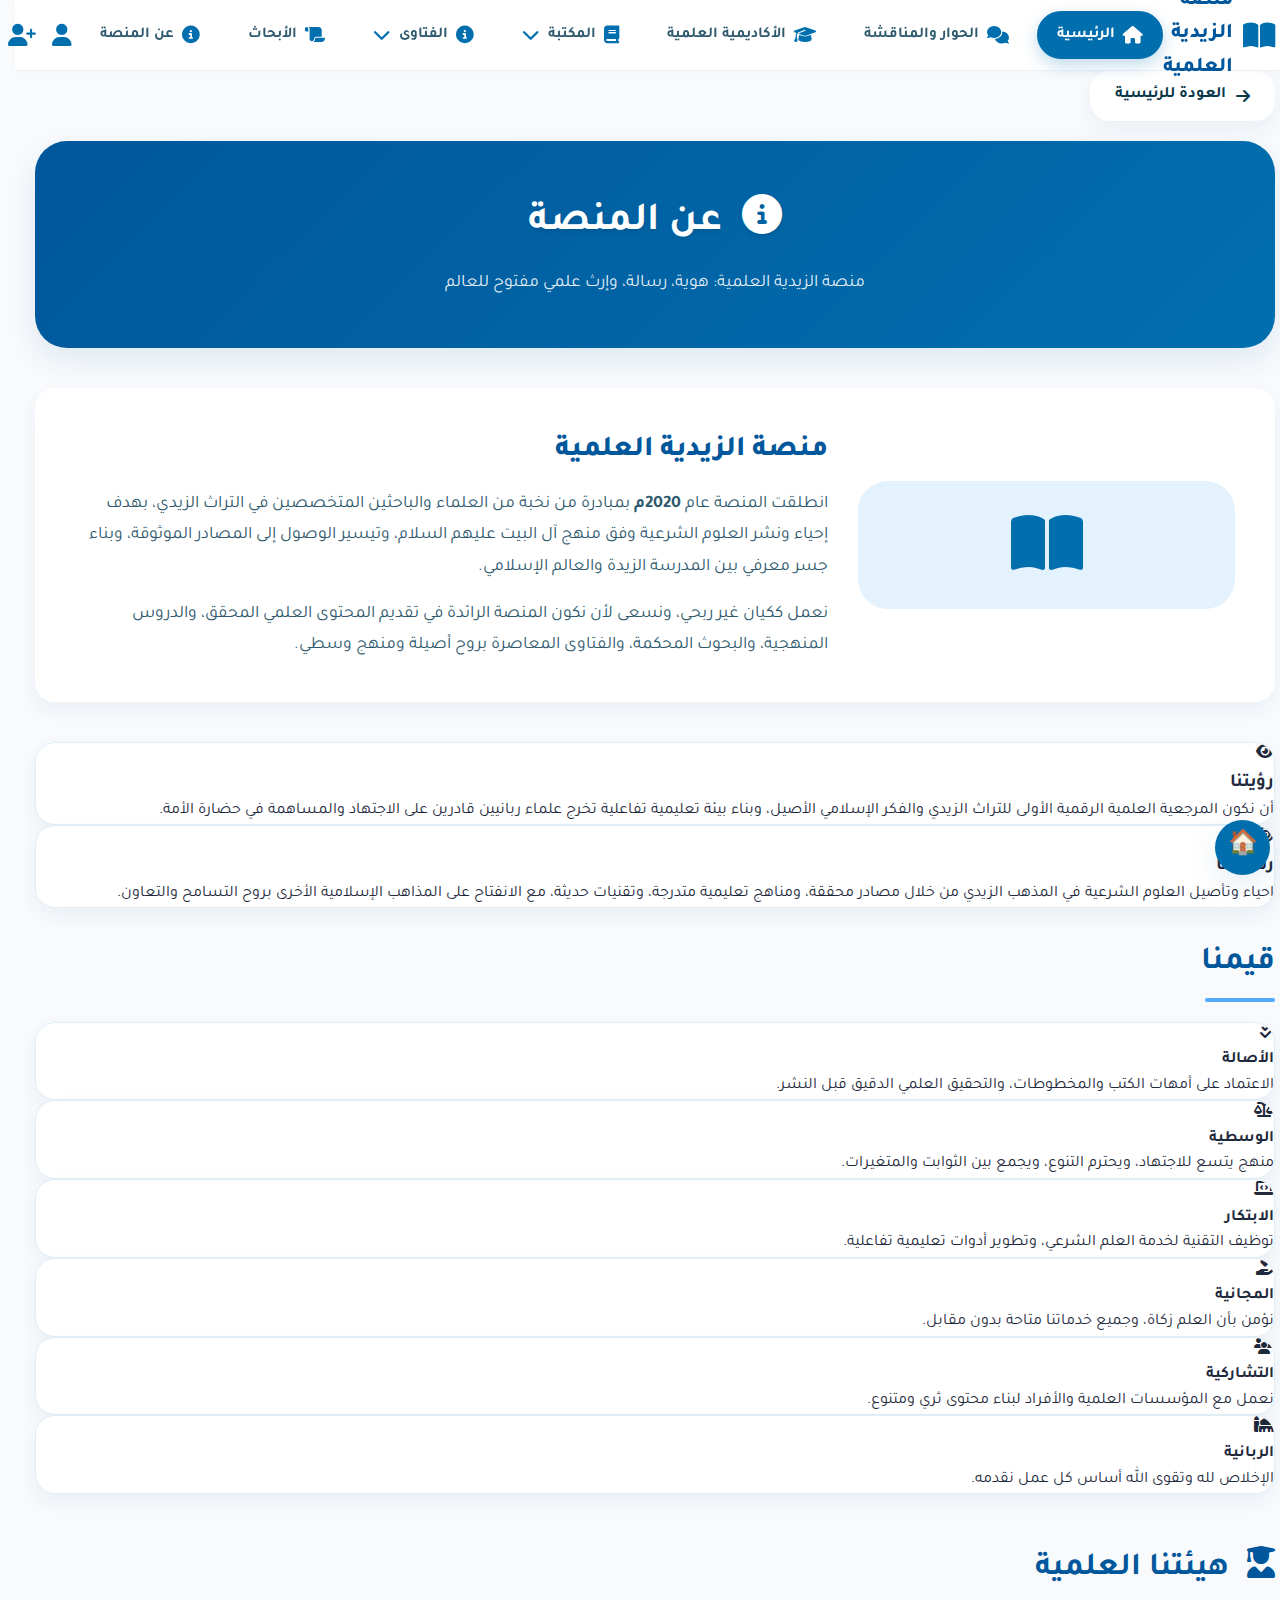
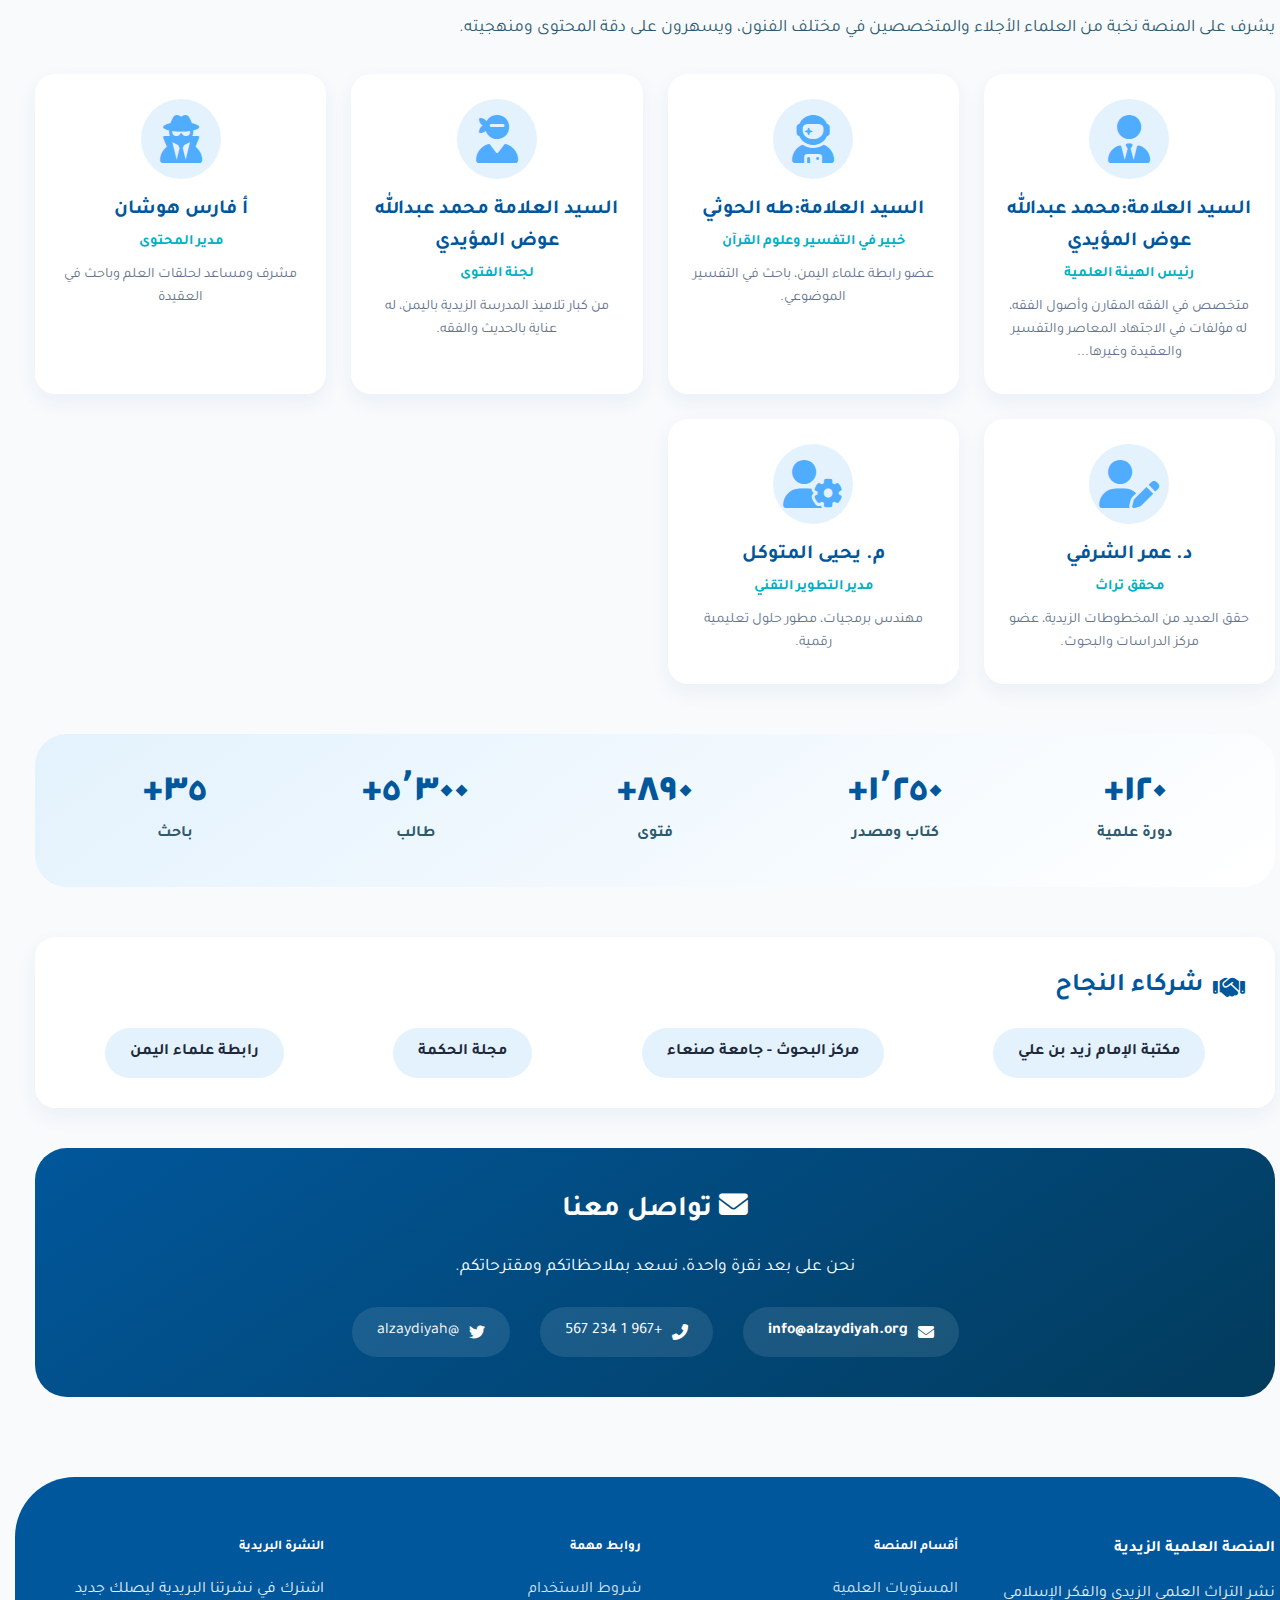
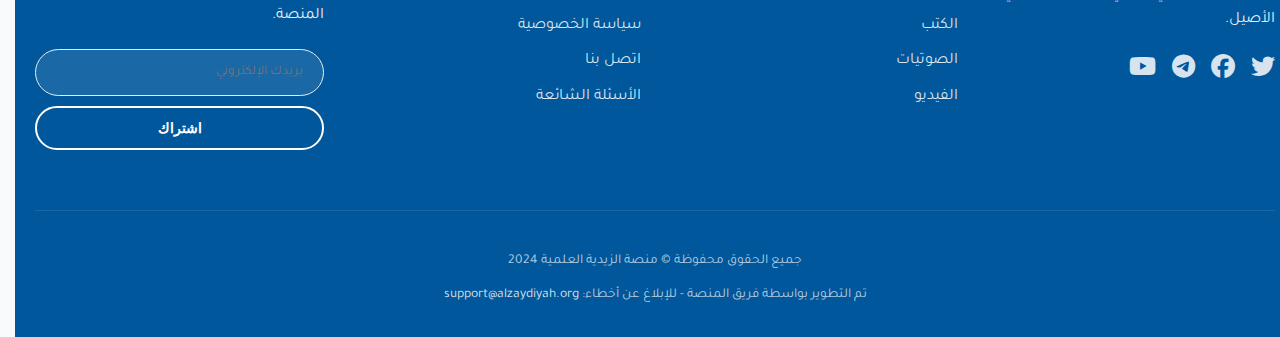
<file: about.html>
<!-- updated: about.html -->
<!DOCTYPE html>
<html lang="ar" dir="rtl">
<head>
    <meta charset="UTF-8">
    <meta name="viewport" content="width=device-width, initial-scale=1.0, maximum-scale=5.0, user-scalable=yes">
    <meta name="description" content="منصة الزيدية العلمية - من نحن، رؤيتنا، رسالتنا، وهيئتنا العلمية">
    <title>منصة الزيدية العلمية · عن المنصة</title>
    <link rel="stylesheet" href="https://cdnjs.cloudflare.com/ajax/libs/font-awesome/6.4.0/css/all.min.css">
    <link href="https://fonts.googleapis.com/css2?family=Tajawal:wght@400;500;700;800&display=swap" rel="stylesheet">
    <link rel="stylesheet" href="main/style.css">
    <link rel="stylesheet" href="about/about.css"> 
</head>
<body>
    <button class="close-menu" id="closeMenuBtn" aria-label="إغلاق القائمة"><i class="fas fa-times"></i></button>

    <header class="header">
        <div class="container">
            <nav class="navbar">
                <div class="logo">
                    <i class="fas fa-book-open"></i>
                    <span class="desktop-only">منصة الزيدية العلمية</span>
                    <span class="mobile-only">الزيدية(العروة الوثقى)</span>
                </div>
                <button class="hamburger" id="hamburgerBtn" aria-label="فتح القائمة"><i class="fas fa-bars"></i></button>
                <ul class="nav-menu" id="navMenu">
                    <li><a href="index.html" class="nav-btn active"><i class="fas fa-home"></i> الرئيسية</a></li>
                    <li><a href="discussion.html" class="nav-btn"><i class="fas fa-comments"></i> الحوار والمناقشة</a></li>
                    <li><a href="levels.html" class="nav-btn"><i class="fas fa-graduation-cap"></i> الأكاديمية العلمية</a></li>
                    <li class="dropdown">
                        <a href="javascript:void(0)" class="nav-btn dropdown-toggle" id="libraryDropdown" aria-label="فتح قائمة المكتبة">
                            <i class="fas fa-book"></i> المكتبة <i class="fas fa-chevron-down"></i>
                        </a>
                        <ul class="dropdown-menu">
                            <li><a href="library.html" class="dropdown-item"><i class="fas fa-book"></i> الكتب</a></li>
                            <li><a href="library-audio.html" class="dropdown-item"><i class="fas fa-headphones"></i> الصوتيات</a></li>
                            <li><a href="library-video.html" class="dropdown-item"><i class="fas fa-video"></i> الفيديو</a></li>
                        </ul>
                    </li>
                    <li class     ="dropdown">
                        <a href="javascript:void(0)" class="nav-btn dropdown-toggle" id="libraryDropdown" aria-label="فتح قائمة المكتبة">
                            <i class="fas fa-info-circle"></i> الفتاوى
                            <i class="fas fa-chevron-down"></i>
                        </a>
                        <ul class="dropdown-menu">
                            <li><a href="fatwa.html" class="dropdown-item"><i class= "fas fa-info-circle"></i> فتاوى(مكتوبة)
                            </a></li>
                            <li><a href="fatwa-audio.html" class="dropdown-item"><i class="fas fa-headphones"></i> فتاوى(صوت)
                            </a></li>
                            <li><a href="#fatwa-video.html" class="dropdown-item"><i class="fas fa-video"></i> فتاوى(فيديو)
                            </a></li>
                        </ul>
                    </li>
                    
                    
                    <li><a href="research.html" class="nav-btn"><i class="fas fa-scroll"></i> الأبحاث</a></li>
                 
                    <li><a href="about.html" class="nav-btn"><i class="fas fa-info-circle"></i> عن المنصة</a></li>
                    <li class="d-flex flex-column w-100 mt-3 d-md-none">
                        <button class="btn btn-outline btn-block mb-2"><i class="fas fa-user"></i> تسجيل الدخول</button>
                        <button class="btn btn-primary btn-block"><i class="fas fa-user-plus"></i> إنشاء حساب</button>
                    </li>
                </ul>
                <div class="auth-icons d-none d-md-flex">
                    <button class="btn-icon" title="تسجيل الدخول" aria-label="تسجيل الدخول"><i class="fas fa-user"></i><span class="sr-only">تسجيل الدخول</span></button>
                    <button class="btn-icon" title="إنشاء حساب" aria-label="إنشاء حساب"><i class="fas fa-user-plus"></i><span class="sr-only">إنشاء حساب</span></button>
                </div>
            </nav>
        </div>
        <div class="overlay" id="overlay"></div>
    </header>

    <main>
        <div class="container">
            <a href="index.html" class="back-btn"><i class="fas fa-arrow-right"></i> العودة للرئيسية</a>
            
            <div class="page-header">
                <h1 class="page-title"><i class="fas fa-info-circle" style="margin-left: 10px;"></i> عن المنصة</h1>
                <p class="page-subtitle">منصة الزيدية العلمية: هوية، رسالة، وإرث علمي مفتوح للعالم</p>
            </div>

            <div style="background: white; border-radius: var(--radius-md); padding: 40px; margin-bottom: 40px; box-shadow: var(--shadow-sm);">
                <div style="display: flex; flex-wrap: wrap; gap: 30px; align-items: center;">
                    <div style="flex: 1; min-width: 250px;"><div style="background: var(--primary-soft); border-radius: 30px; padding: 30px; text-align: center;"><i class="fas fa-book-open" style="font-size: 4rem; color: var(--primary);"></i></div></div>
                    <div style="flex: 2; min-width: 300px;">
                        <h2 style="color: var(--primary-dark); font-size: 1.8rem; margin-bottom: 15px; font-weight: 800;">منصة الزيدية العلمية</h2>
                        <p style="font-size: 1.1rem; color: var(--text-soft); line-height: 1.8; margin-bottom: 15px;">انطلقت المنصة عام <strong>2020م</strong> بمبادرة من نخبة من العلماء والباحثين المتخصصين في التراث الزيدي، بهدف إحياء ونشر العلوم الشرعية وفق منهج آل البيت عليهم السلام، وتيسير الوصول إلى المصادر الموثوقة، وبناء جسر معرفي بين المدرسة الزيدة والعالم الإسلامي.</p>
                        <p style="font-size: 1.1rem; color: var(--text-soft); line-height: 1.8;">نعمل ككيان غير ربحي، ونسعى لأن نكون المنصة الرائدة في تقديم المحتوى العلمي المحقق، والدروس المنهجية، والبحوث المحكمة، والفتاوى المعاصرة بروح أصيلة ومنهج وسطي.</p>
                    </div>
                </div>
            </div>

            <div class="grid-2" style="margin-bottom: 30px;">
                <div class="card"><div class="card-icon"><i class="fas fa-eye"></i></div><h3 class="card-title">رؤيتنا</h3><p class="card-text">أن نكون المرجعية العلمية الرقمية الأولى للتراث الزيدي والفكر الإسلامي الأصيل، وبناء بيئة تعليمية تفاعلية تخرج علماء ربانيين قادرين على الاجتهاد والمساهمة في حضارة الأمة.</p></div>
                <div class="card"><div class="card-icon"><i class="fas fa-bullseye"></i></div><h3 class="card-title">رسالتنا</h3><p class="card-text">إحياء وتأصيل العلوم الشرعية في المذهب الزيدي من خلال مصادر محققة، ومناهج تعليمية متدرجة، وتقنيات حديثة، مع الانفتاح على المذاهب الإسلامية الأخرى بروح التسامح والتعاون.</p></div>
            </div>

            <h2 style="color: var(--primary-dark); font-size: 2rem; margin-bottom: 20px;">قيمنا<span style="display: block; width: 70px; height: 4px; background: var(--primary-light); border-radius: 4px; margin-top: 8px;"></span></h2>
            <div class="grid-3" style="margin-bottom: 50px;">
                <div class="card"><div class="card-icon"><i class="fas fa-check-double"></i></div><h4 class="card-title">الأصالة</h4><p class="card-text">الاعتماد على أمهات الكتب والمخطوطات، والتحقيق العلمي الدقيق قبل النشر.</p></div>
                <div class="card"><div class="card-icon"><i class="fas fa-balance-scale"></i></div><h4 class="card-title">الوسطية</h4><p class="card-text">منهج يتسع للاجتهاد، ويحترم التنوع، ويجمع بين الثوابت والمتغيرات.</p></div>
                <div class="card"><div class="card-icon"><i class="fas fa-laptop-code"></i></div><h4 class="card-title">الابتكار</h4><p class="card-text">توظيف التقنية لخدمة العلم الشرعي، وتطوير أدوات تعليمية تفاعلية.</p></div>
                <div class="card"><div class="card-icon"><i class="fas fa-hand-holding-heart"></i></div><h4 class="card-title">المجانية</h4><p class="card-text">نؤمن بأن العلم زكاة، وجميع خدماتنا متاحة بدون مقابل.</p></div>
                <div class="card"><div class="card-icon"><i class="fas fa-users"></i></div><h4 class="card-title">التشاركية</h4><p class="card-text">نعمل مع المؤسسات العلمية والأفراد لبناء محتوى ثري ومتنوع.</p></div>
                <div class="card"><div class="card-icon"><i class="fas fa-mosque"></i></div><h4 class="card-title">الربانية</h4><p class="card-text">الإخلاص لله وتقوى الله أساس كل عمل نقدمه.</p></div>
            </div>

            <h2 style="color: var(--primary-dark); font-size: 2rem; margin-bottom: 20px;"><i class="fas fa-user-graduate" style="margin-left: 10px;"></i> هيئتنا العلمية</h2>
            <p style="color: var(--text-soft); margin-bottom: 30px; font-size: 1.1rem;">يشرف على المنصة نخبة من العلماء الأجلاء والمتخصصين في مختلف الفنون، ويسهرون على دقة المحتوى ومنهجيته.</p>
            <div class="team-grid">
                <div class="team-member"><div class="member-icon"><i class="fas fa-user-tie"></i></div><h4 class="member-name">السيد العلامة:محمد عبدالله عوض المؤيدي</h4><div class="member-role">رئيس الهيئة العلمية</div><p class="member-bio">متخصص في الفقه المقارن وأصول الفقه، له مؤلفات في الاجتهاد المعاصر والتفسير والعقيدة وغيرها...</p></div>
                <div class="team-member"><div class="member-icon"><i class="fas fa-user-astronaut"></i></div><h4 class="member-name">السيد العلامة:طه الحوثي</h4><div class="member-role">خبير في التفسير وعلوم القرآن</div><p class="member-bio">عضو رابطة علماء اليمن، باحث في التفسير الموضوعي.</p></div>
                <div class="team-member"><div class="member-icon"><i class="fas fa-user-ninja"></i></div><h4 class="member-name">السيد العلامة محمد عبدالله عوض المؤيدي</h4><div class="member-role">لجنة الفتوى</div><p class="member-bio">من كبار تلاميذ المدرسة الزيدية باليمن، له عناية بالحديث والفقه.</p></div>
                <div class="team-member"><div class="member-icon"><i class="fas fa-user-secret"></i></div><h4 class="member-name">أ فارس هوشان</h4><div class="member-role">مدير المحتوى</div><p class="member-bio">مشرف ومساعد لحلقات العلم وباحث في العقيدة</p></div>
                <div class="team-member"><div class="member-icon"><i class="fas fa-user-pen"></i></div><h4 class="member-name">د. عمر الشرفي</h4><div class="member-role">محقق تراث</div><p class="member-bio">حقق العديد من المخطوطات الزيدية، عضو مركز الدراسات والبحوث.</p></div>
                <div class="team-member"><div class="member-icon"><i class="fas fa-user-cog"></i></div><h4 class="member-name">م. يحيى المتوكل</h4><div class="member-role">مدير التطوير التقني</div><p class="member-bio">مهندس برمجيات، مطور حلول تعليمية رقمية.</p></div>
            </div>

            <div class="stats-section">
                <div class="stat-item"><div class="stat-number">١٢٠+</div><div class="stat-label">دورة علمية</div></div>
                <div class="stat-item"><div class="stat-number">١٬٢٥٠+</div><div class="stat-label">كتاب ومصدر</div></div>
                <div class="stat-item"><div class="stat-number">٨٩٠+</div><div class="stat-label">فتوى</div></div>
                <div class="stat-item"><div class="stat-number">٥٬٣٠٠+</div><div class="stat-label">طالب</div></div>
                <div class="stat-item"><div class="stat-number">٣٥+</div><div class="stat-label">باحث</div></div>
            </div>

            <div style="background: white; border-radius: var(--radius-md); padding: 30px; margin-bottom: 40px; box-shadow: var(--shadow-sm);">
                <h3 style="color: var(--primary-dark); font-size: 1.6rem; margin-bottom: 20px; display: flex; align-items: center; gap: 10px;"><i class="fas fa-handshake"></i> شركاء النجاح</h3>
                <div style="display: flex; flex-wrap: wrap; gap: 30px; justify-content: space-around; align-items: center;">
                    <span style="background: var(--primary-soft); padding: 12px 25px; border-radius: 40px; font-weight: 600;">مكتبة الإمام زيد بن علي</span>
                    <span style="background: var(--primary-soft); padding: 12px 25px; border-radius: 40px; font-weight: 600;">مركز البحوث - جامعة صنعاء</span>
                    <span style="background: var(--primary-soft); padding: 12px 25px; border-radius: 40px; font-weight: 600;">مجلة الحكمة</span>
                    <span style="background: var(--primary-soft); padding: 12px 25px; border-radius: 40px; font-weight: 600;">رابطة علماء اليمن</span>
                </div>
            </div>

            <div style="background: linear-gradient(145deg, var(--primary-dark), #023b5c); color: white; border-radius: var(--radius-lg); padding: 40px; text-align: center;">
                <h3 style="font-size: 1.8rem; margin-bottom: 20px; color: white;"><i class="fas fa-envelope"></i> تواصل معنا</h3>
                <p style="font-size: 1.1rem; margin-bottom: 25px;">نحن على بعد نقرة واحدة، نسعد بملاحظاتكم ومقترحاتكم.</p>
                <div style="display: flex; flex-wrap: wrap; justify-content: center; gap: 30px;">
                    <div style="display: flex; align-items: center; gap: 10px; background: rgba(255,255,255,0.1); padding: 12px 25px; border-radius: 60px;"><i class="fas fa-envelope"></i><a href="mailto:info@alzaydiyah.org" style="color: white; text-decoration: none; font-weight: 600;">info@alzaydiyah.org</a></div>
                    <div style="display: flex; align-items: center; gap: 10px; background: rgba(255,255,255,0.1); padding: 12px 25px; border-radius: 60px;"><i class="fas fa-phone-alt"></i><span>+967 1 234 567</span></div>
                    <div style="display: flex; align-items: center; gap: 10px; background: rgba(255,255,255,0.1); padding: 12px 25px; border-radius: 60px;"><i class="fab fa-twitter"></i><span>@alzaydiyah</span></div>
                </div>
            </div>
        </div>
    </main>

    <footer class="footer">
        <div class="container">
            <div class="grid grid-4">
                <div>
                    <h4 class="text-white mb-3">المنصة العلمية الزيدية</h4>
                    <p style="opacity:0.9;">نشر التراث العلمي الزيدي والفكر الإسلامي الأصيل.</p>
                    <div class="d-flex gap-3 mt-3">
                        <a href="javascript:void(0)" aria-label="تويتر"><i class="fab fa-twitter icon-lg"></i></a>
                        <a href="javascript:void(0)" aria-label="فيسبوك"><i class="fab fa-facebook icon-lg"></i></a>
                        <a href="javascript:void(0)" aria-label="تيليغرام"><i class="fab fa-telegram icon-lg"></i></a>
                        <a href="javascript:void(0)" aria-label="يوتيوب"><i class="fab fa-youtube icon-lg"></i></a>
                    </div>
                </div>
                <div>
                    <h5 class="text-white mb-3">أقسام المنصة</h5>
                    <ul style="list-style: none; padding:0;">
                        <li style="margin-bottom:10px;"><a href="levels.html">المستويات العلمية</a></li>
                        <li style="margin-bottom:10px;"><a href="library.html">الكتب</a></li>
                        <li style="margin-bottom:10px;"><a href="library-audio.html">الصوتيات</a></li>
                        <li style="margin-bottom:10px;"><a href="library-video.html">الفيديو</a></li>
                    </ul>
                </div>
                <div>
                    <h5 class="text-white mb-3">روابط مهمة</h5>
                    <ul style="list-style: none; padding:0;">
                        <li style="margin-bottom:10px;"><a href="javascript:void(0)">شروط الاستخدام</a></li>
                        <li style="margin-bottom:10px;"><a href="javascript:void(0)">سياسة الخصوصية</a></li>
                        <li style="margin-bottom:10px;"><a href="javascript:void(0)">اتصل بنا</a></li>
                        <li style="margin-bottom:10px;"><a href="javascript:void(0)">الأسئلة الشائعة</a></li>
                    </ul>
                </div>
                <div>
                    <h5 class="text-white mb-3">النشرة البريدية</h5>
                    <p style="opacity:0.9;">اشترك في نشرتنا البريدية ليصلك جديد المنصة.</p>
                    <div class="form-group mt-3">
                        <input type="email" class="form-control" placeholder="بريدك الإلكتروني" style="background:rgba(255,255,255,0.1); color:white; margin-bottom:10px;">
                        <button class="btn btn-outline" style="border-color:white; color:white; width:100%;">اشتراك</button>
                    </div>
                </div>
            </div>
            <div class="copyright">
                <p>جميع الحقوق محفوظة © منصة الزيدية العلمية 2024</p>
                <p class="mt-2">تم التطوير بواسطة فريق المنصة - للإبلاغ عن أخطاء: <a href="mailto:support@alzaydiyah.org">support@alzaydiyah.org</a></p>
            </div>
        </div>
    </footer>

    <button id="backToTop" title="عودة إلى الأعلى" aria-label="عودة إلى الأعلى"><i class="fas fa-arrow-up"></i></button>
    <a href="index.html" class="floating-home" title="الرئيسية">🏠</a>

    <script src="main/main.js"></script>
</body>
</html>
</file>
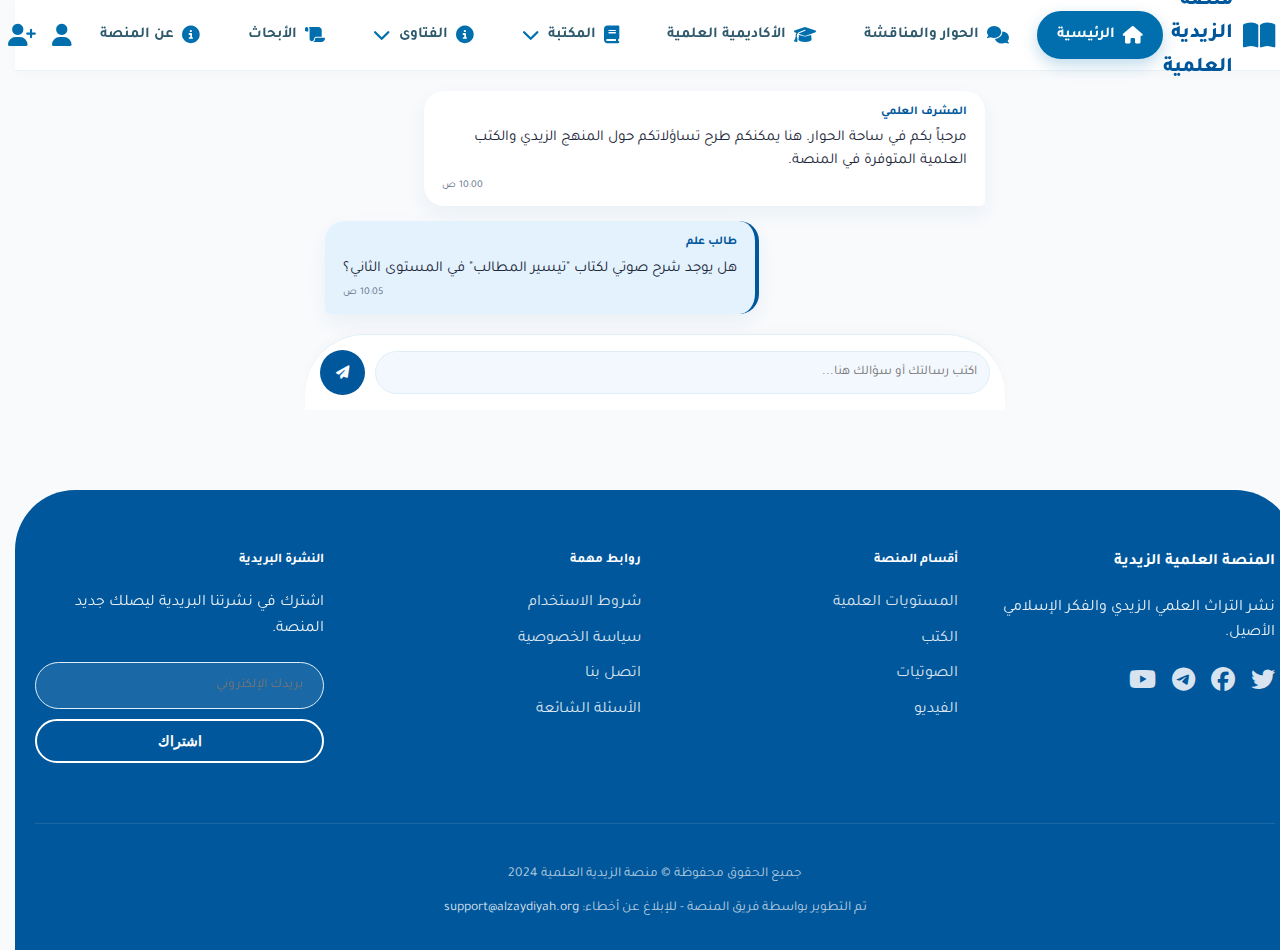
<file: discussion.html>
<!-- updated: discussion.html -->
<!DOCTYPE html>
<html lang="ar" dir="rtl">
<head>
    <meta charset="UTF-8">
    <meta name="viewport" content="width=device-width, initial-scale=1.0">
    <title>ساحة الحوار والمناقشة - الزيدية العلمية</title>
    <link rel="stylesheet" href="https://cdnjs.cloudflare.com/ajax/libs/font-awesome/6.4.0/css/all.min.css">
    <link href="https://fonts.googleapis.com/css2?family=Tajawal:wght@400;700&display=swap" rel="stylesheet">
    <link rel="stylesheet" href="main/style.css">
    <link rel="stylesheet" href="discussion/discussion.css">
</head>
<body>
    <button class="close-menu" id="closeMenuBtn" aria-label="إغلاق القائمة"><i class="fas fa-times"></i></button>

    <header class="header">
        <div class="container">
            <nav class="navbar">
                <div class="logo">
                    <i class="fas fa-book-open"></i>
                    <span class="desktop-only">منصة الزيدية العلمية</span>
                    <span class="mobile-only">الزيدية(العروة الوثقى)</span>
                </div>
                <button class="hamburger" id="hamburgerBtn" aria-label="فتح القائمة"><i class="fas fa-bars"></i></button>
                <ul class="nav-menu" id="navMenu">
                    <li><a href="index.html" class="nav-btn active"><i class="fas fa-home"></i> الرئيسية</a></li>
                    <li><a href="discussion.html" class="nav-btn"><i class="fas fa-comments"></i> الحوار والمناقشة</a></li>
                    <li><a href="levels.html" class="nav-btn"><i class="fas fa-graduation-cap"></i> الأكاديمية العلمية</a></li>
                    <li class="dropdown">
                        <a href="javascript:void(0)" class="nav-btn dropdown-toggle" id="libraryDropdown" aria-label="فتح قائمة المكتبة">
                            <i class="fas fa-book"></i> المكتبة <i class="fas fa-chevron-down"></i>
                        </a>
                        <ul class="dropdown-menu">
                            <li><a href="library.html" class="dropdown-item"><i class="fas fa-book"></i> الكتب</a></li>
                            <li><a href="library-audio.html" class="dropdown-item"><i class="fas fa-headphones"></i> الصوتيات</a></li>
                            <li><a href="library-video.html" class="dropdown-item"><i class="fas fa-video"></i> الفيديو</a></li>
                        </ul>
                    </li>
                    <li class     ="dropdown">
                        <a href="javascript:void(0)" class="nav-btn dropdown-toggle" id="libraryDropdown" aria-label="فتح قائمة المكتبة">
                            <i class="fas fa-info-circle"></i> الفتاوى
                            <i class="fas fa-chevron-down"></i>
                        </a>
                        <ul class="dropdown-menu">
                            <li><a href="fatwa.html" class="dropdown-item"><i class= "fas fa-info-circle"></i> فتاوى(مكتوبة)
                            </a></li>
                            <li><a href="fatwa-audio.html" class="dropdown-item"><i class="fas fa-headphones"></i> فتاوى(صوت)
                            </a></li>
                            <li><a href="#fatwa-video.html" class="dropdown-item"><i class="fas fa-video"></i> فتاوى(فيديو)
                            </a></li>
                        </ul>
                    </li>
                    
                    
                    <li><a href="research.html" class="nav-btn"><i class="fas fa-scroll"></i> الأبحاث</a></li>
                 
                    <li><a href="about.html" class="nav-btn"><i class="fas fa-info-circle"></i> عن المنصة</a></li>
                    <li class="d-flex flex-column w-100 mt-3 d-md-none">
                        <button class="btn btn-outline btn-block mb-2"><i class="fas fa-user"></i> تسجيل الدخول</button>
                        <button class="btn btn-primary btn-block"><i class="fas fa-user-plus"></i> إنشاء حساب</button>
                    </li>
                </ul>
                <div class="auth-icons d-none d-md-flex">
                    <button class="btn-icon" title="تسجيل الدخول" aria-label="تسجيل الدخول"><i class="fas fa-user"></i><span class="sr-only">تسجيل الدخول</span></button>
                    <button class="btn-icon" title="إنشاء حساب" aria-label="إنشاء حساب"><i class="fas fa-user-plus"></i><span class="sr-only">إنشاء حساب</span></button>
                </div>
            </nav>
        </div>
        <div class="overlay" id="overlay"></div>
    </header>

    <main>
        <div class="chat-area" id="chatArea">
            <div class="message-box">
                <span class="sender-name">المشرف العلمي</span>
                <div class="message-text">مرحباً بكم في ساحة الحوار. هنا يمكنكم طرح تساؤلاتكم حول المنهج الزيدي والكتب العلمية المتوفرة في المنصة.</div>
                <span class="time">10:00 ص</span>
            </div>
            <div class="message-box user">
                <span class="sender-name">طالب علم</span>
                <div class="message-text">هل يوجد شرح صوتي لكتاب "تيسير المطالب" في المستوى الثاني؟</div>
                <span class="time">10:05 ص</span>
            </div>
        </div>

        <div class="input-panel">
            <input type="text" id="userInput" placeholder="اكتب رسالتك أو سؤالك هنا...">
            <button class="send-btn" onclick="sendMessage()"><i class="fas fa-paper-plane"></i></button>
        </div>
    </main>

    <footer class="footer">
        <div class="container">
            <div class="grid grid-4">
                <div>
                    <h4 class="text-white mb-3">المنصة العلمية الزيدية</h4>
                    <p style="opacity:0.9;">نشر التراث العلمي الزيدي والفكر الإسلامي الأصيل.</p>
                    <div class="d-flex gap-3 mt-3">
                        <a href="javascript:void(0)" aria-label="تويتر"><i class="fab fa-twitter icon-lg"></i></a>
                        <a href="javascript:void(0)" aria-label="فيسبوك"><i class="fab fa-facebook icon-lg"></i></a>
                        <a href="javascript:void(0)" aria-label="تيليغرام"><i class="fab fa-telegram icon-lg"></i></a>
                        <a href="javascript:void(0)" aria-label="يوتيوب"><i class="fab fa-youtube icon-lg"></i></a>
                    </div>
                </div>
                <div>
                    <h5 class="text-white mb-3">أقسام المنصة</h5>
                    <ul style="list-style: none; padding:0;">
                        <li style="margin-bottom:10px;"><a href="levels.html">المستويات العلمية</a></li>
                        <li style="margin-bottom:10px;"><a href="library.html">الكتب</a></li>
                        <li style="margin-bottom:10px;"><a href="library-audio.html">الصوتيات</a></li>
                        <li style="margin-bottom:10px;"><a href="library-video.html">الفيديو</a></li>
                    </ul>
                </div>
                <div>
                    <h5 class="text-white mb-3">روابط مهمة</h5>
                    <ul style="list-style: none; padding:0;">
                        <li style="margin-bottom:10px;"><a href="javascript:void(0)">شروط الاستخدام</a></li>
                        <li style="margin-bottom:10px;"><a href="javascript:void(0)">سياسة الخصوصية</a></li>
                        <li style="margin-bottom:10px;"><a href="javascript:void(0)">اتصل بنا</a></li>
                        <li style="margin-bottom:10px;"><a href="javascript:void(0)">الأسئلة الشائعة</a></li>
                    </ul>
                </div>
                <div>
                    <h5 class="text-white mb-3">النشرة البريدية</h5>
                    <p style="opacity:0.9;">اشترك في نشرتنا البريدية ليصلك جديد المنصة.</p>
                    <div class="form-group mt-3">
                        <input type="email" class="form-control" placeholder="بريدك الإلكتروني" style="background:rgba(255,255,255,0.1); color:white; margin-bottom:10px;">
                        <button class="btn btn-outline" style="border-color:white; color:white; width:100%;">اشتراك</button>
                    </div>
                </div>
            </div>
            <div class="copyright">
                <p>جميع الحقوق محفوظة © منصة الزيدية العلمية 2024</p>
                <p class="mt-2">تم التطوير بواسطة فريق المنصة - للإبلاغ عن أخطاء: <a href="mailto:support@alzaydiyah.org">support@alzaydiyah.org</a></p>
            </div>
        </div>
    </footer>

    <button id="backToTop" title="عودة إلى الأعلى" aria-label="عودة إلى الأعلى"><i class="fas fa-arrow-up"></i></button>

 <script src="main/main.js"></script>
</body>
</html>
</file>
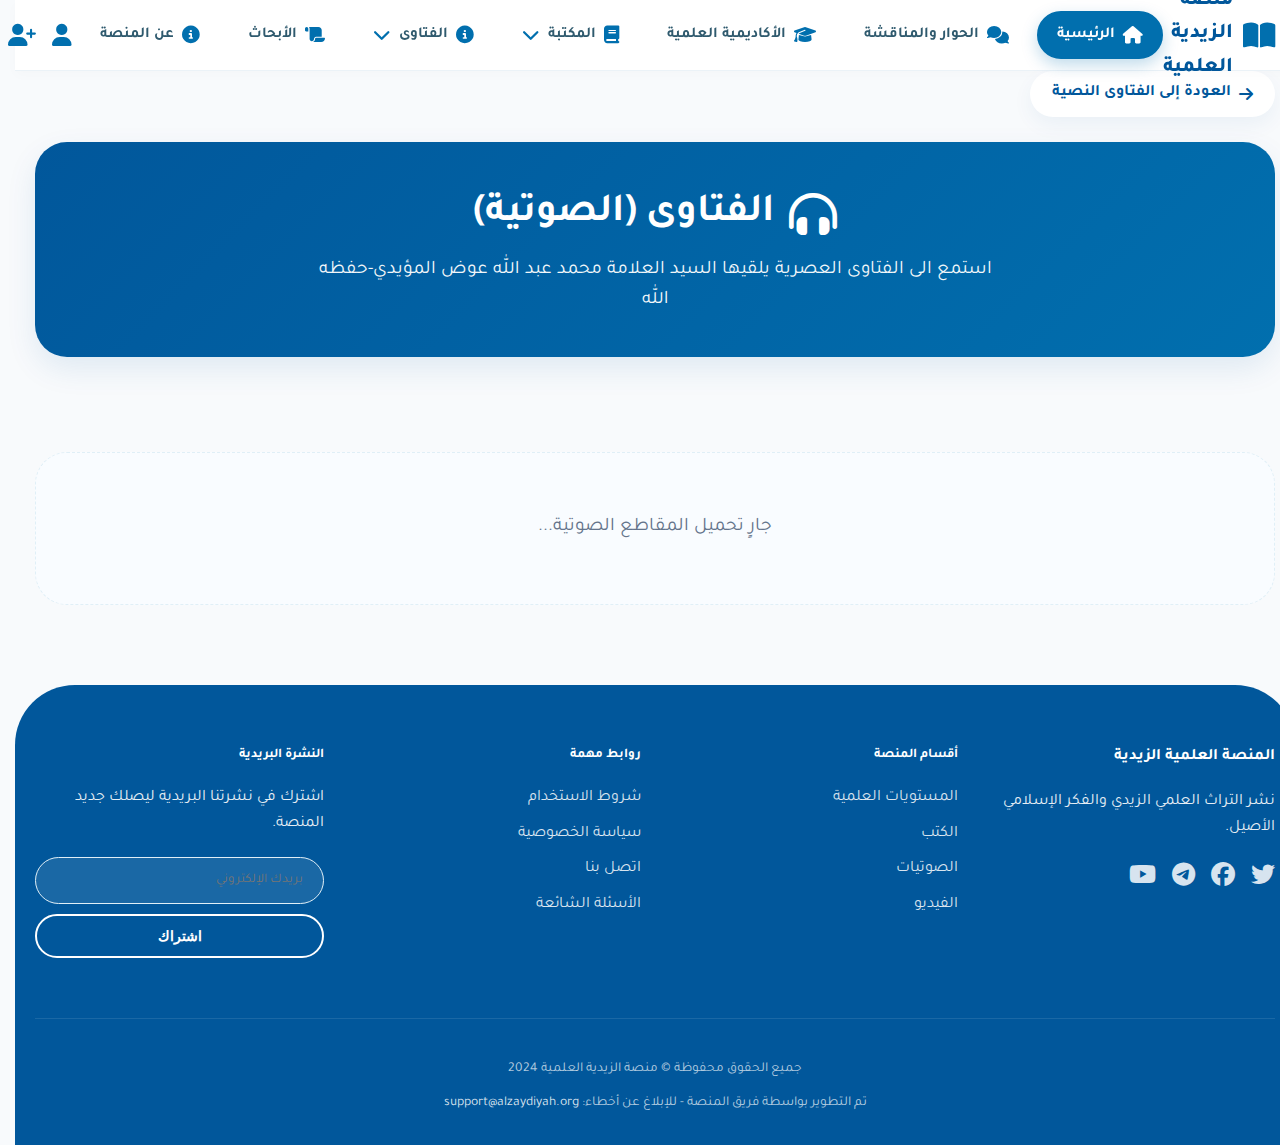
<file: fatwa-audio.html>
<!-- fatwa-audio.html (مع تحميل المزيد) -->
<!DOCTYPE html>
<html lang="ar" dir="rtl">
<head>
    <meta charset="UTF-8">
    <meta name="viewport" content="width=device-width, initial-scale=1.0">
    <title>المكتبة الصوتية - الفتاوى الزيدية</title>
    <link rel="icon" href="data:image/svg+xml,<svg xmlns=%22http://www.w3.org/2000/svg%22 viewBox=%220 0 100 100%22><text y=%22.9em%22 font-size=%2290%22>📻</text></svg>">
    <link rel="stylesheet" href="https://cdnjs.cloudflare.com/ajax/libs/font-awesome/6.4.0/css/all.min.css">
    <link href="https://fonts.googleapis.com/css2?family=Tajawal:wght@400;700&display=swap" rel="stylesheet">
    <link rel="stylesheet" href="main/style.css">
     <link rel="stylesheet" href="fatwa/fatwa-audio.css">
</head>
<body>
    <button class="close-menu" id="closeMenuBtn" aria-label="إغلاق القائمة"><i class="fas fa-times"></i></button>

    <header class="header">
        <div class="container">
            <nav class="navbar">
                <div class="logo">
                    <i class="fas fa-book-open"></i>
                    <span class="desktop-only">منصة الزيدية العلمية</span>
                    <span class="mobile-only">الزيدية(العروة الوثقى)</span>
                </div>
                <button class="hamburger" id="hamburgerBtn" aria-label="فتح القائمة"><i class="fas fa-bars"></i></button>
                <ul class="nav-menu" id="navMenu">
                    <li><a href="index.html" class="nav-btn active"><i class="fas fa-home"></i> الرئيسية</a></li>
                    <li><a href="discussion.html" class="nav-btn"><i class="fas fa-comments"></i> الحوار والمناقشة</a></li>
                    <li><a href="levels.html" class="nav-btn"><i class="fas fa-graduation-cap"></i> الأكاديمية العلمية</a></li>
                    <li class="dropdown">
                        <a href="javascript:void(0)" class="nav-btn dropdown-toggle" id="libraryDropdown" aria-label="فتح قائمة المكتبة">
                            <i class="fas fa-book"></i> المكتبة <i class="fas fa-chevron-down"></i>
                        </a>
                        <ul class="dropdown-menu">
                            <li><a href="library.html" class="dropdown-item"><i class="fas fa-book"></i> الكتب</a></li>
                            <li><a href="library-audio.html" class="dropdown-item"><i class="fas fa-headphones"></i> الصوتيات</a></li>
                            <li><a href="library-video.html" class="dropdown-item"><i class="fas fa-video"></i> الفيديو</a></li>
                        </ul>
                    </li>
                    <li class     ="dropdown">
                        <a href="javascript:void(0)" class="nav-btn dropdown-toggle" id="libraryDropdown" aria-label="فتح قائمة المكتبة">
                            <i class="fas fa-info-circle"></i> الفتاوى
                            <i class="fas fa-chevron-down"></i>
                        </a>
                        <ul class="dropdown-menu">
                            <li><a href="fatwa.html" class="dropdown-item"><i class= "fas fa-info-circle"></i> فتاوى(مكتوبة)
                            </a></li>
                            <li><a href="fatwa-audio.html" class="dropdown-item"><i class="fas fa-headphones"></i> فتاوى(صوت)
                            </a></li>
                            <li><a href="#fatwa-video.html" class="dropdown-item"><i class="fas fa-video"></i> فتاوى(فيديو)
                            </a></li>
                        </ul>
                    </li>
                    
                    
                    <li><a href="research.html" class="nav-btn"><i class="fas fa-scroll"></i> الأبحاث</a></li>
                 
                    <li><a href="about.html" class="nav-btn"><i class="fas fa-info-circle"></i> عن المنصة</a></li>
                    <li class="d-flex flex-column w-100 mt-3 d-md-none">
                        <button class="btn btn-outline btn-block mb-2"><i class="fas fa-user"></i> تسجيل الدخول</button>
                        <button class="btn btn-primary btn-block"><i class="fas fa-user-plus"></i> إنشاء حساب</button>
                    </li>
                </ul>
                <div class="auth-icons d-none d-md-flex">
                    <button class="btn-icon" title="تسجيل الدخول" aria-label="تسجيل الدخول"><i class="fas fa-user"></i><span class="sr-only">تسجيل الدخول</span></button>
                    <button class="btn-icon" title="إنشاء حساب" aria-label="إنشاء حساب"><i class="fas fa-user-plus"></i><span class="sr-only">إنشاء حساب</span></button>
                </div>
            </nav>
        </div>
        <div class="overlay" id="overlay"></div>
    </header>

    <main>
        <div class="container">
            <!-- رابط العودة إلى صفحة الفتاوى النصية -->
            <a href="fatwa.html" class="back-to-fatwa"><i class="fas fa-arrow-right"></i> العودة إلى الفتاوى النصية</a>

            <!-- رأس صفحة المكتبة الصوتية -->
            <div class="audio-library-header">
                <h1><i class="fas fa-headphones-alt"></i>
الفتاوى (الصوتية)
                
                </h1>
                <p>
                  
                  
              استمع الى الفتاوى العصرية يلقيها السيد العلامة محمد عبد الله عوض المؤيدي-حفظه الله
                </p>
            </div>

            <!-- شريط التصنيفات الأفقي -->
            <div class="categories-wrapper">
                <div class="categories-scroll" id="audioCategoriesScroll">
                    <!-- يتم ملء الأزرار عبر JavaScript -->
                </div>
            </div>

            <!-- منطقة عرض الملفات الصوتية -->
            <div id="audioListContainer" class="audio-list">
                <div class="loading">جارٍ تحميل المقاطع الصوتية...</div>
            </div>
            
            
            

            <!-- زر تحميل المزيد -->
            <button id="loadMoreBtn" class="load-more-btn" style="display: none;">تحميل المزيد <i class="fas fa-chevron-down"></i></button>
        </div>
    </main>

    <footer class="footer">
        <div class="container">
            <div class="grid grid-4">
                <div>
                    <h4 class="text-white mb-3">المنصة العلمية الزيدية</h4>
                    <p style="opacity:0.9;">نشر التراث العلمي الزيدي والفكر الإسلامي الأصيل.</p>
                    <div class="d-flex gap-3 mt-3">
                        <a href="javascript:void(0)" aria-label="تويتر"><i class="fab fa-twitter icon-lg"></i></a>
                        <a href="javascript:void(0)" aria-label="فيسبوك"><i class="fab fa-facebook icon-lg"></i></a>
                        <a href="javascript:void(0)" aria-label="تيليغرام"><i class="fab fa-telegram icon-lg"></i></a>
                        <a href="javascript:void(0)" aria-label="يوتيوب"><i class="fab fa-youtube icon-lg"></i></a>
                    </div>
                </div>
                <div>
                    <h5 class="text-white mb-3">أقسام المنصة</h5>
                    <ul style="list-style: none; padding:0;">
                        <li style="margin-bottom:10px;"><a href="levels.html">المستويات العلمية</a></li>
                        <li style="margin-bottom:10px;"><a href="library.html">الكتب</a></li>
                        <li style="margin-bottom:10px;"><a href="fatwa-audio.html">الصوتيات</a></li>
                        <li style="margin-bottom:10px;"><a href="library-video.html">الفيديو</a></li>
                    </ul>
                </div>
                <div>
                    <h5 class="text-white mb-3">روابط مهمة</h5>
                    <ul style="list-style: none; padding:0;">
                        <li style="margin-bottom:10px;"><a href="javascript:void(0)">شروط الاستخدام</a></li>
                        <li style="margin-bottom:10px;"><a href="javascript:void(0)">سياسة الخصوصية</a></li>
                        <li style="margin-bottom:10px;"><a href="javascript:void(0)">اتصل بنا</a></li>
                        <li style="margin-bottom:10px;"><a href="javascript:void(0)">الأسئلة الشائعة</a></li>
                    </ul>
                </div>
                <div>
                    <h5 class="text-white mb-3">النشرة البريدية</h5>
                    <p style="opacity:0.9;">اشترك في نشرتنا البريدية ليصلك جديد المنصة.</p>
                    <div class="form-group mt-3">
                        <input type="email" class="form-control" placeholder="بريدك الإلكتروني" style="background:rgba(255,255,255,0.1); color:white; margin-bottom:10px;">
                        <button class="btn btn-outline" style="border-color:white; color:white; width:100%;">اشتراك</button>
                    </div>
                </div>
            </div>
            <div class="copyright">
                <p>جميع الحقوق محفوظة © منصة الزيدية العلمية 2024</p>
                <p class="mt-2">تم التطوير بواسطة فريق المنصة - للإبلاغ عن أخطاء: <a href="mailto:support@alzaydiyah.org">support@alzaydiyah.org</a></p>
            </div>
        </div>
    </footer>

    <button id="backToTop" title="عودة إلى الأعلى" aria-label="عودة إلى الأعلى"><i class="fas fa-arrow-up"></i></button>

 <script src="main/main.js"></script>
</body>
</html>
</file>
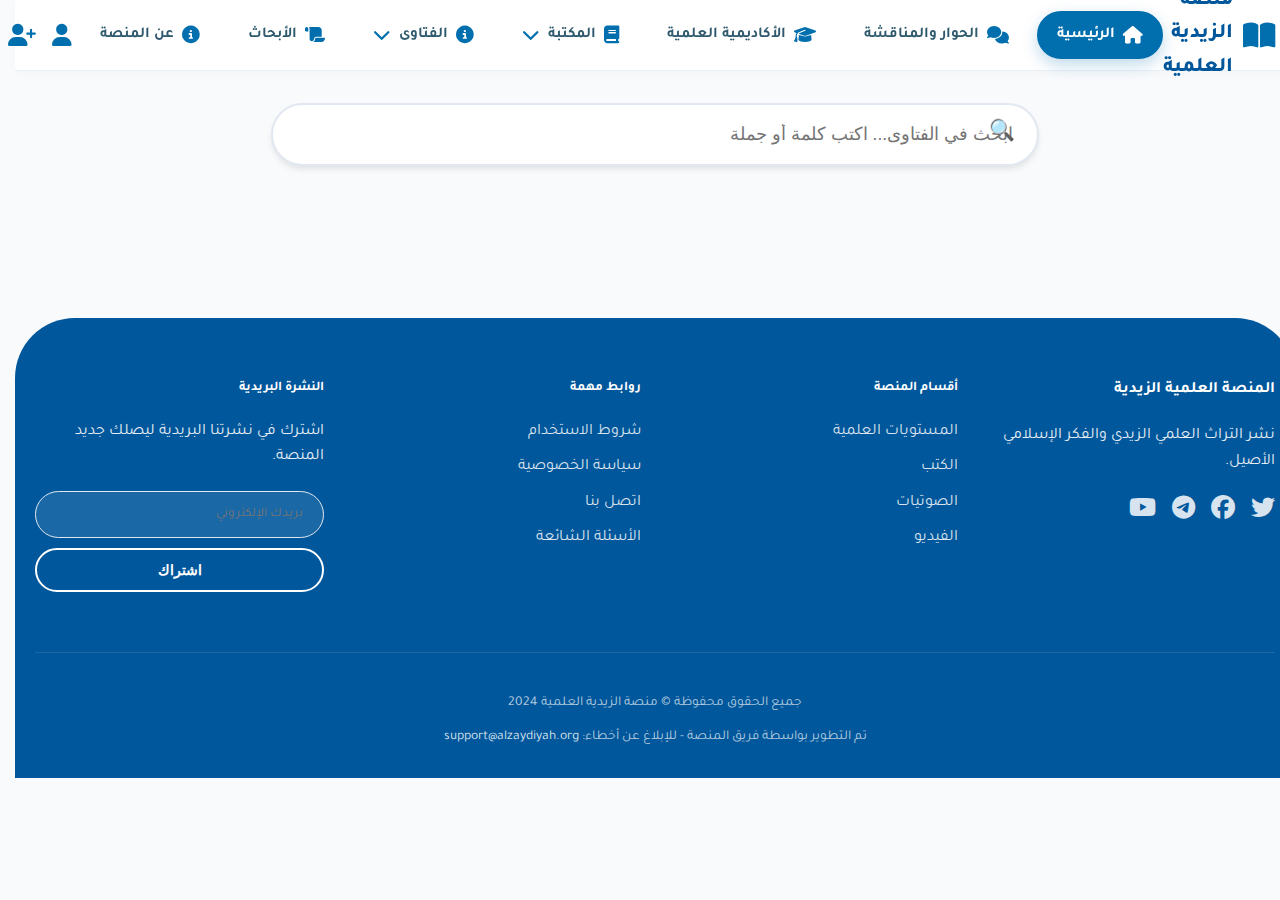
<file: fatwa.html>
<!-- fatwa.html (بدون الزر العائم) -->
<!DOCTYPE html>
<html lang="ar" dir="rtl">
<head>
    <meta charset="UTF-8">
    <meta name="viewport" content="width=device-width, initial-scale=1.0">
    <title>الفتاوى - الزيدية العلمية</title>
    <link rel="icon" href="data:image/svg+xml,<svg xmlns=%22http://www.w3.org/2000/svg%22 viewBox=%220 0 100 100%22><text y=%22.9em%22 font-size=%2290%22>⚖️</text></svg>">
    <link rel="stylesheet" href="https://cdnjs.cloudflare.com/ajax/libs/font-awesome/6.4.0/css/all.min.css">
    <link href="https://fonts.googleapis.com/css2?family=Tajawal:wght@400;700&display=swap" rel="stylesheet">
    <link rel="stylesheet" href="main/style.css">
          
 <link rel="stylesheet" href="fatwa/fatwa.css">

    
</head>
<body>
    <button class="close-menu" id="closeMenuBtn" aria-label="إغلاق القائمة"><i class="fas fa-times"></i></button>

        <header class="header">
        <div class="container">
            <nav class="navbar">
                <div class="logo">
                    <i class="fas fa-book-open"></i>
                    <span class="desktop-only">منصة الزيدية العلمية</span>
                    <span class="mobile-only">الزيدية(العروة الوثقى)</span>
                </div>
                <button class="hamburger" id="hamburgerBtn" aria-label="فتح القائمة"><i class="fas fa-bars"></i></button>
                <ul class="nav-menu" id="navMenu">
                    <li><a href="index.html" class="nav-btn active"><i class="fas fa-home"></i> الرئيسية</a></li>
                    <li><a href="discussion.html" class="nav-btn"><i class="fas fa-comments"></i> الحوار والمناقشة</a></li>
                    <li><a href="levels.html" class="nav-btn"><i class="fas fa-graduation-cap"></i> الأكاديمية العلمية</a></li>
                    <li class="dropdown">
                        <a href="javascript:void(0)" class="nav-btn dropdown-toggle" id="libraryDropdown" aria-label="فتح قائمة المكتبة">
                            <i class="fas fa-book"></i> المكتبة <i class="fas fa-chevron-down"></i>
                        </a>
                        <ul class="dropdown-menu">
                            <li><a href="library.html" class="dropdown-item"><i class="fas fa-book"></i> الكتب</a></li>
                            <li><a href="library-audio.html" class="dropdown-item"><i class="fas fa-headphones"></i> الصوتيات</a></li>
                            <li><a href="library-video.html" class="dropdown-item"><i class="fas fa-video"></i> الفيديو</a></li>
                        </ul>
                    </li>
                    <li class     ="dropdown">
                        <a href="javascript:void(0)" class="nav-btn dropdown-toggle" id="libraryDropdown" aria-label="فتح قائمة المكتبة">
                            <i class="fas fa-info-circle"></i> الفتاوى
                            <i class="fas fa-chevron-down"></i>
                        </a>
                        <ul class="dropdown-menu">
                            <li><a href="fatwa.html" class="dropdown-item"><i class= "fas fa-info-circle"></i> فتاوى(مكتوبة)
                            </a></li>
                            <li><a href="fatwa-audio.html" class="dropdown-item"><i class="fas fa-headphones"></i> فتاوى(صوت)
                            </a></li>
                            <li><a href="#fatwa-video.html" class="dropdown-item"><i class="fas fa-video"></i> فتاوى(فيديو)
                            </a></li>
                        </ul>
                    </li>
                    
                    
                    <li><a href="research.html" class="nav-btn"><i class="fas fa-scroll"></i> الأبحاث</a></li>
                 
                    <li><a href="about.html" class="nav-btn"><i class="fas fa-info-circle"></i> عن المنصة</a></li>
                    <li class="d-flex flex-column w-100 mt-3 d-md-none">
                        <button class="btn btn-outline btn-block mb-2"><i class="fas fa-user"></i> تسجيل الدخول</button>
                        <button class="btn btn-primary btn-block"><i class="fas fa-user-plus"></i> إنشاء حساب</button>
                    </li>
                </ul>
                <div class="auth-icons d-none d-md-flex">
                    <button class="btn-icon" title="تسجيل الدخول" aria-label="تسجيل الدخول"><i class="fas fa-user"></i><span class="sr-only">تسجيل الدخول</span></button>
                    <button class="btn-icon" title="إنشاء حساب" aria-label="إنشاء حساب"><i class="fas fa-user-plus"></i><span class="sr-only">إنشاء حساب</span></button>
                </div>
            </nav>
        </div>
        <div class="overlay" id="overlay"></div>
    </header>

    <main>
        <div class="container">
            <div class="search-section">
                <div class="search-box">
                    <input type="text" id="searchInput" placeholder="ابحث في الفتاوى... اكتب كلمة أو جملة">
                    <div class="search-icon">🔍</div>
                </div>
                <div class="categories">
                    <div class="categories-container" id="categoriesContainer"></div>
                </div>
            </div>
            <div class="fatwa-grid" id="fatwaGrid"></div>
        </div>
    </main>

    <footer class="footer">
        <div class="container">
            <div class="grid grid-4">
                <div>
                    <h4 class="text-white mb-3">المنصة العلمية الزيدية</h4>
                    <p style="opacity:0.9;">نشر التراث العلمي الزيدي والفكر الإسلامي الأصيل.</p>
                    <div class="d-flex gap-3 mt-3">
                        <a href="javascript:void(0)" aria-label="تويتر"><i class="fab fa-twitter icon-lg"></i></a>
                        <a href="javascript:void(0)" aria-label="فيسبوك"><i class="fab fa-facebook icon-lg"></i></a>
                        <a href="javascript:void(0)" aria-label="تيليغرام"><i class="fab fa-telegram icon-lg"></i></a>
                        <a href="javascript:void(0)" aria-label="يوتيوب"><i class="fab fa-youtube icon-lg"></i></a>
                    </div>
                </div>
                <div>
                    <h5 class="text-white mb-3">أقسام المنصة</h5>
                    <ul style="list-style: none; padding:0;">
                        <li style="margin-bottom:10px;"><a href="levels.html">المستويات العلمية</a></li>
                        <li style="margin-bottom:10px;"><a href="library.html">الكتب</a></li>
                        <li style="margin-bottom:10px;"><a href="library-audio.html">الصوتيات</a></li>
                        <li style="margin-bottom:10px;"><a href="library-video.html">الفيديو</a></li>
                    </ul>
                </div>
                <div>
                    <h5 class="text-white mb-3">روابط مهمة</h5>
                    <ul style="list-style: none; padding:0;">
                        <li style="margin-bottom:10px;"><a href="javascript:void(0)">شروط الاستخدام</a></li>
                        <li style="margin-bottom:10px;"><a href="javascript:void(0)">سياسة الخصوصية</a></li>
                        <li style="margin-bottom:10px;"><a href="javascript:void(0)">اتصل بنا</a></li>
                        <li style="margin-bottom:10px;"><a href="javascript:void(0)">الأسئلة الشائعة</a></li>
                    </ul>
                </div>
                <div>
                    <h5 class="text-white mb-3">النشرة البريدية</h5>
                    <p style="opacity:0.9;">اشترك في نشرتنا البريدية ليصلك جديد المنصة.</p>
                    <div class="form-group mt-3">
                        <input type="email" class="form-control" placeholder="بريدك الإلكتروني" style="background:rgba(255,255,255,0.1); color:white; margin-bottom:10px;">
                        <button class="btn btn-outline" style="border-color:white; color:white; width:100%;">اشتراك</button>
                    </div>
                </div>
            </div>
            <div class="copyright">
                <p>جميع الحقوق محفوظة © منصة الزيدية العلمية 2024</p>
                <p class="mt-2">تم التطوير بواسطة فريق المنصة - للإبلاغ عن أخطاء: <a href="mailto:support@alzaydiyah.org">support@alzaydiyah.org</a></p>
            </div>
        </div>
    </footer>

    <button id="backToTop" title="عودة إلى الأعلى" aria-label="عودة إلى الأعلى"><i class="fas fa-arrow-up"></i></button>

 <script src="main/main.js"></script>
</body>
</html>
</file>
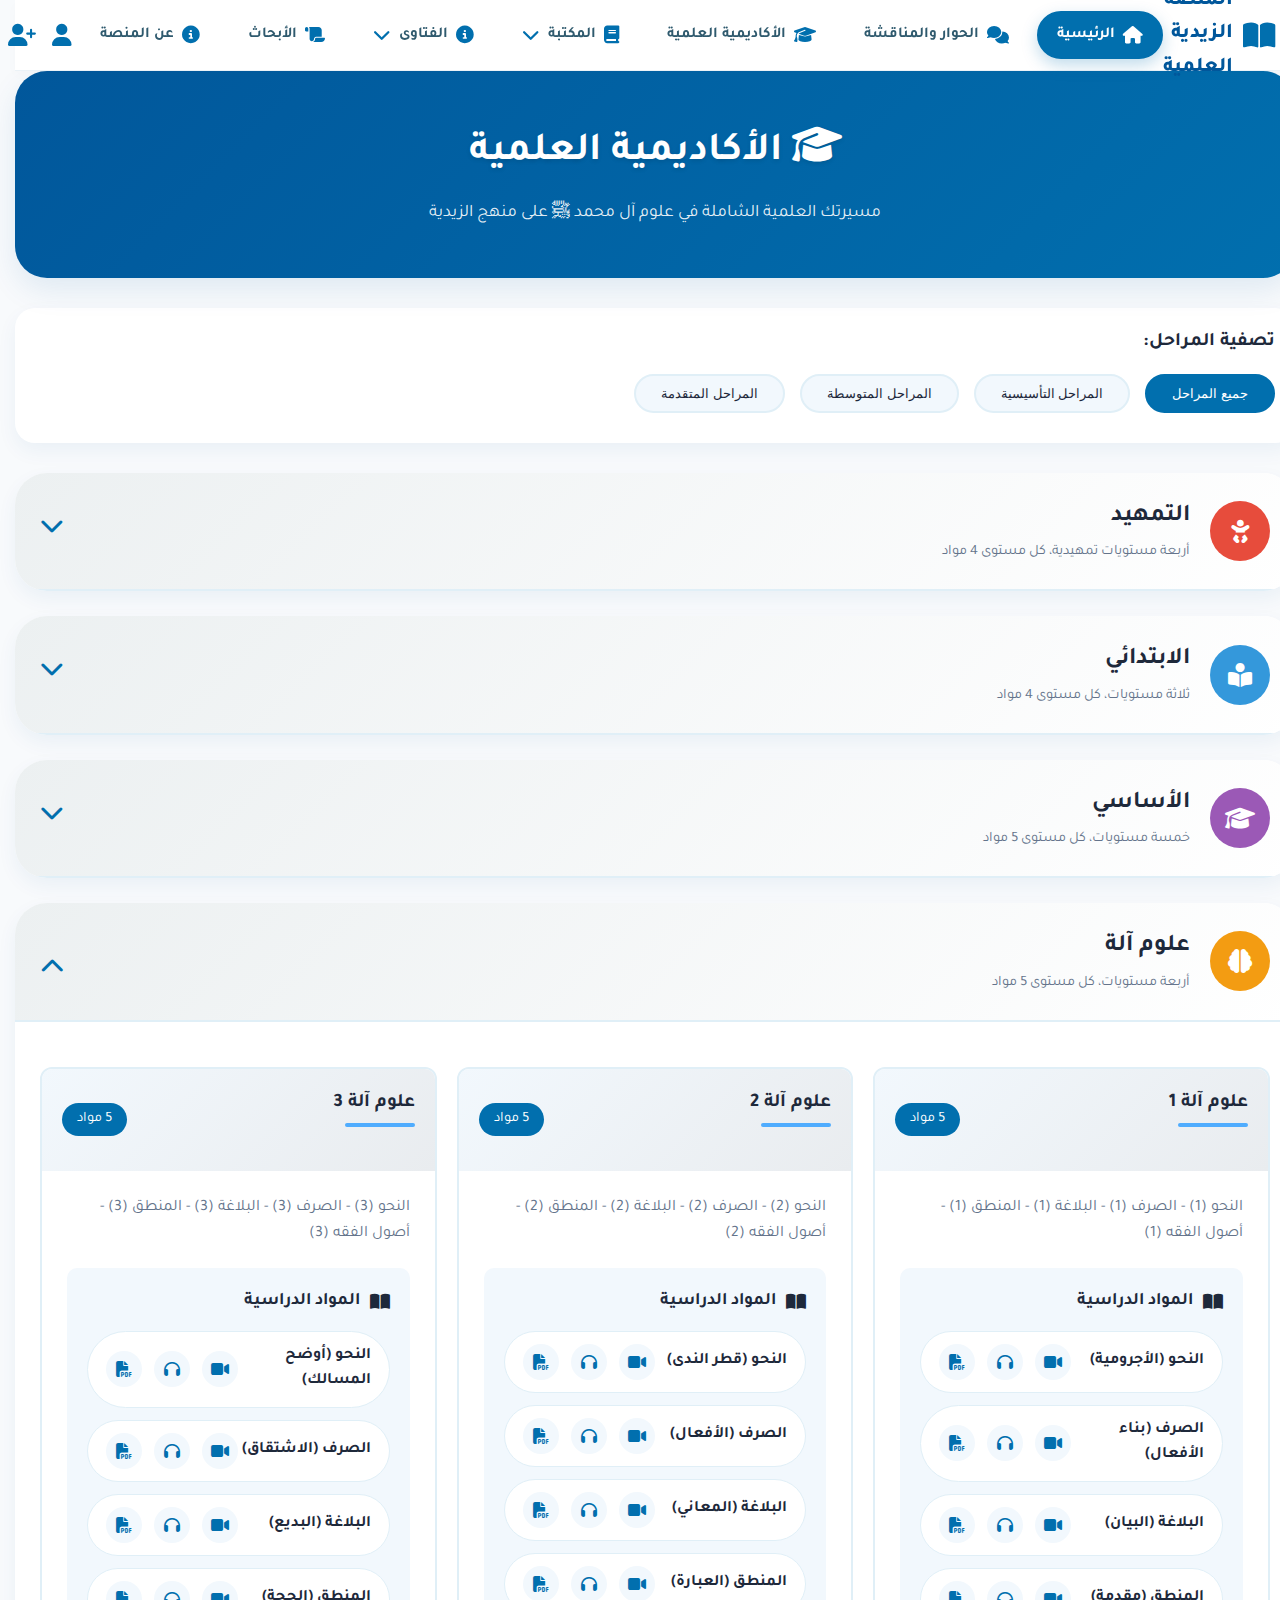
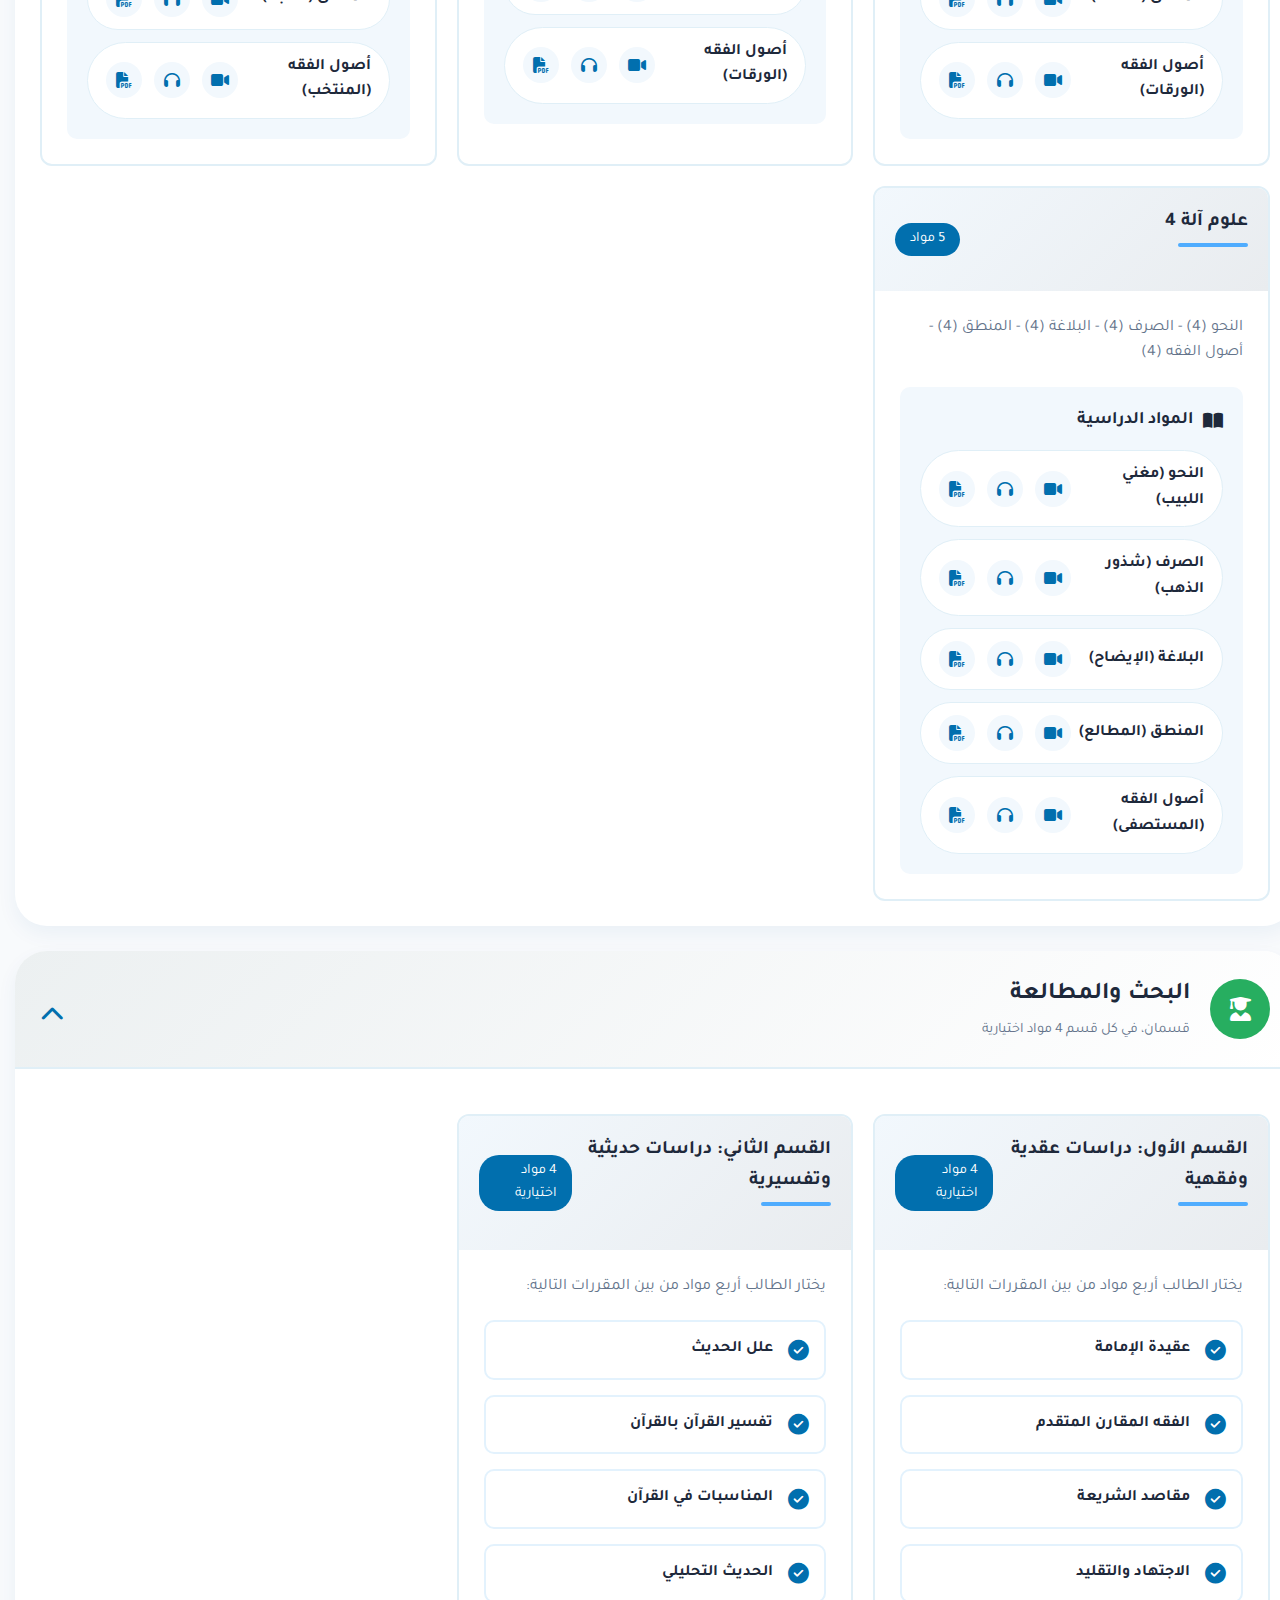
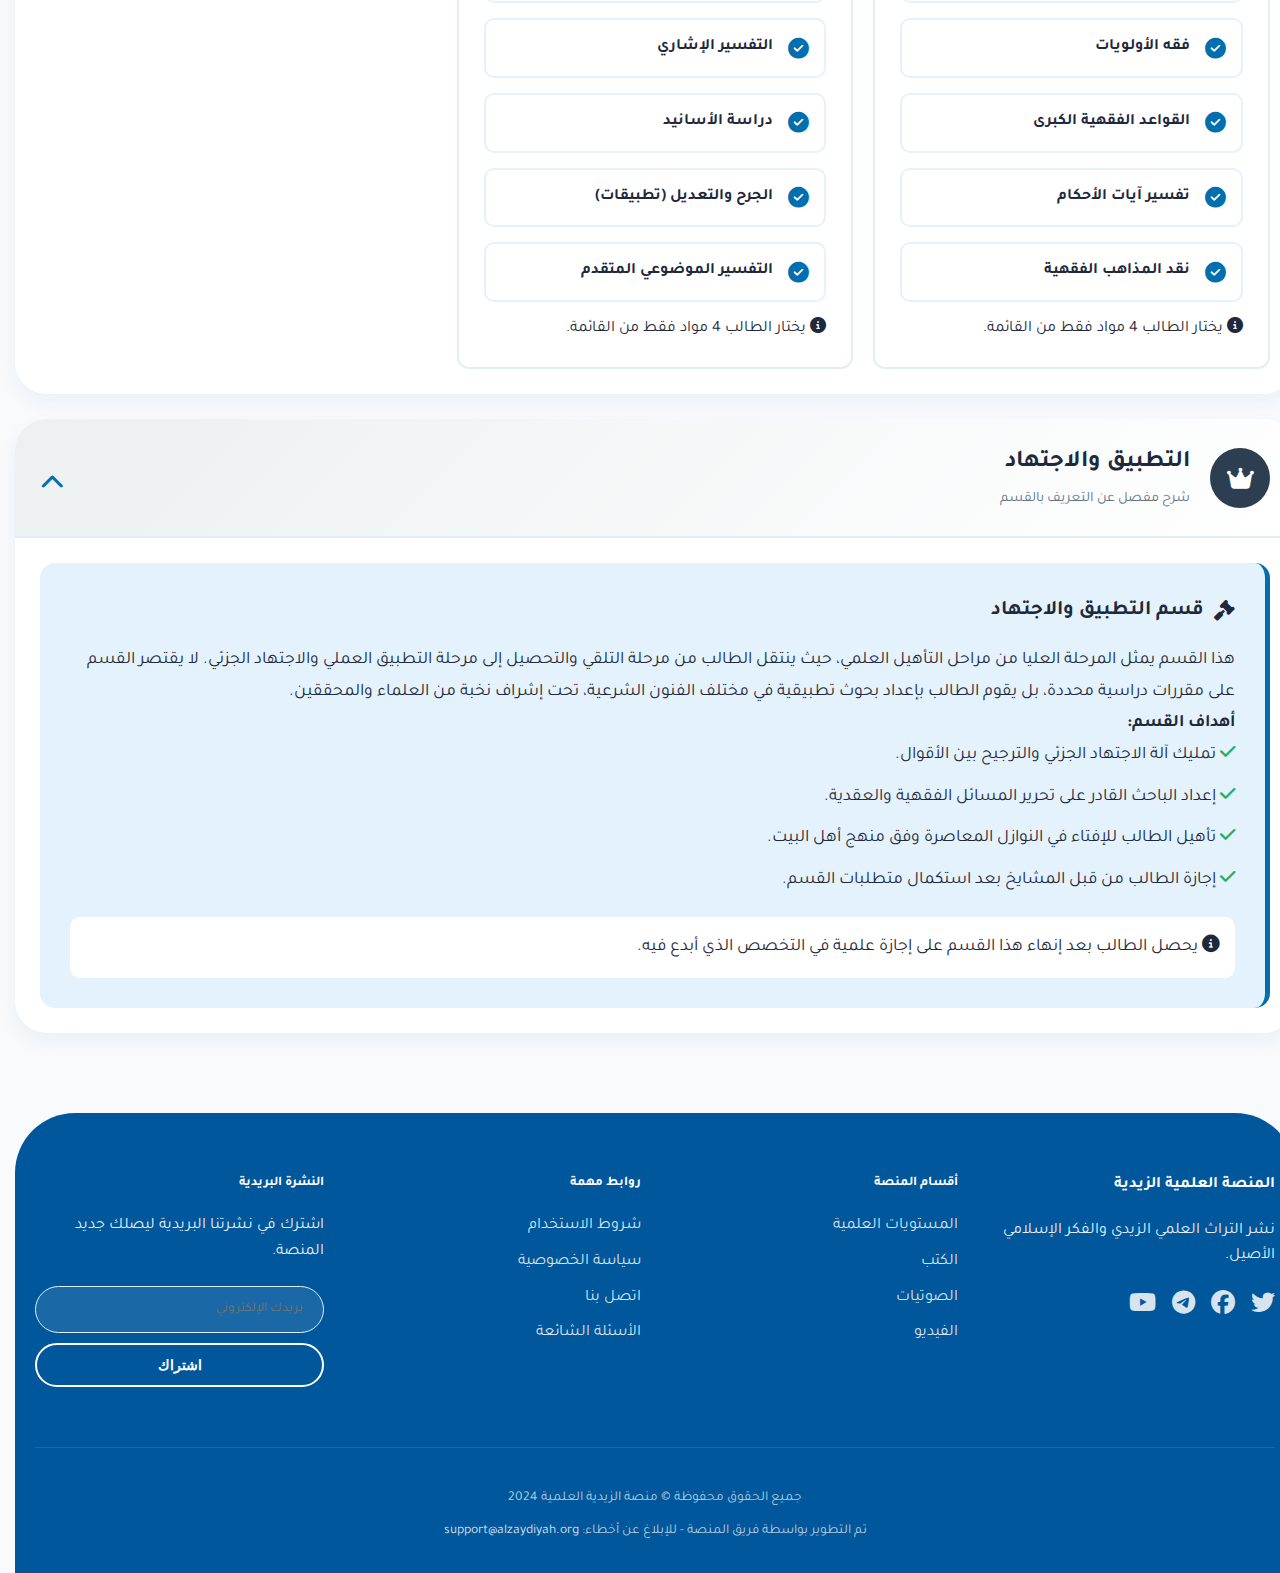
<file: levels.html>
<!-- updated: levels.html -->
<!DOCTYPE html>
<html lang="ar" dir="rtl">
<head>
    <meta charset="UTF-8">
    <meta name="viewport" content="width=device-width, initial-scale=1.0">
    <title>الأكاديمية العلمية - المنهج المتكامل</title>
    <link rel="stylesheet" href="https://cdnjs.cloudflare.com/ajax/libs/font-awesome/6.4.0/css/all.min.css">
    <link href="https://fonts.googleapis.com/css2?family=Tajawal:wght@400;700&display=swap" rel="stylesheet">
    <link rel="stylesheet" href="main/style.css">
    <link rel="stylesheet" href="levels/levels.css">
    <!-- تحسين إضافي لشريط التصفية -->
    <style>
        /* شريط التصفية الأفقي السلس */
        .filter-buttons {
            display: flex;
            gap: 15px;
            flex-wrap: nowrap; /* منع الالتفاف */
            overflow-x: auto; /* تمرير أفقي */
            padding-bottom: 10px; /* مساحة للتمرير */
            -webkit-overflow-scrolling: touch; /* تمرير ناعم على iOS */
            scrollbar-width: thin; /* تصغير شريط التمرير */
        }
        .filter-buttons::-webkit-scrollbar {
            height: 5px;
        }
        .filter-buttons::-webkit-scrollbar-thumb {
            background: var(--primary-light);
            border-radius: 10px;
        }
        .filter-btn {
            flex: 0 0 auto; /* منع تصغير الأزرار */
            white-space: nowrap; /* منع كسر النص داخل الزر */
        }
        /* استجابة للجوال */
        @media (max-width: 768px) {
            .filter-buttons {
                gap: 10px;
            }
        }
    </style>
</head>
<body>
    <button class="close-menu" id="closeMenuBtn" aria-label="إغلاق القائمة"><i class="fas fa-times"></i></button>

    <header class="header">
        <div class="container">
            <nav class="navbar">
                <div class="logo">
                    <i class="fas fa-book-open"></i>
                    <span class="desktop-only">المنصة الزيدية العلمية</span>
                    <span class="mobile-only">الزيدية(العروة الوثقى)</span>
                </div>
                <button class="hamburger" id="hamburgerBtn" aria-label="فتح القائمة"><i class="fas fa-bars"></i></button>
                <ul class="nav-menu" id="navMenu">
                    <li><a href="index.html" class="nav-btn active"><i class="fas fa-home"></i> الرئيسية</a></li>
                    <li><a href="discussion.html" class="nav-btn"><i class="fas fa-comments"></i> الحوار والمناقشة</a></li>
                    <li><a href="levels.html" class="nav-btn"><i class="fas fa-graduation-cap"></i> الأكاديمية العلمية</a></li>
                    <li class="dropdown">
                        <a href="javascript:void(0)" class="nav-btn dropdown-toggle" id="libraryDropdown" aria-label="فتح قائمة المكتبة">
                            <i class="fas fa-book"></i> المكتبة <i class="fas fa-chevron-down"></i>
                        </a>
                        <ul class="dropdown-menu">
                            <li><a href="library.html" class="dropdown-item"><i class="fas fa-book"></i> الكتب</a></li>
                            <li><a href="library-audio.html" class="dropdown-item"><i class="fas fa-headphones"></i> الصوتيات</a></li>
                            <li><a href="library-video.html" class="dropdown-item"><i class="fas fa-video"></i> الفيديو</a></li>
                        </ul>
                    </li>
                    <li class="dropdown">
                        <a href="javascript:void(0)" class="nav-btn dropdown-toggle" id="libraryDropdown" aria-label="فتح قائمة المكتبة">
                            <i class="fas fa-info-circle"></i> الفتاوى
                            <i class="fas fa-chevron-down"></i>
                        </a>
                        <ul class="dropdown-menu">
                            <li><a href="fatwa.html" class="dropdown-item"><i class="fas fa-info-circle"></i> فتاوى(مكتوبة)</a></li>
                            <li><a href="fatwa-audio.html" class="dropdown-item"><i class="fas fa-headphones"></i> فتاوى(صوت)</a></li>
                            <li><a href="#fatwa-video.html" class="dropdown-item"><i class="fas fa-video"></i> فتاوى(فيديو)</a></li>
                        </ul>
                    </li>
                    <li><a href="research.html" class="nav-btn"><i class="fas fa-scroll"></i> الأبحاث</a></li>
                    <li><a href="about.html" class="nav-btn"><i class="fas fa-info-circle"></i> عن المنصة</a></li>
                    <li class="d-flex flex-column w-100 mt-3 d-md-none">
                        <button class="btn btn-outline btn-block mb-2"><i class="fas fa-user"></i> تسجيل الدخول</button>
                        <button class="btn btn-primary btn-block"><i class="fas fa-user-plus"></i> إنشاء حساب</button>
                    </li>
                </ul>
                <div class="auth-icons d-none d-md-flex">
                    <button class="btn-icon" title="تسجيل الدخول" aria-label="تسجيل الدخول"><i class="fas fa-user"></i><span class="sr-only">تسجيل الدخول</span></button>
                    <button class="btn-icon" title="إنشاء حساب" aria-label="إنشاء حساب"><i class="fas fa-user-plus"></i><span class="sr-only">إنشاء حساب</span></button>
                </div>
            </nav>
        </div>
        <div class="overlay" id="overlay"></div>
    </header>

    <main>
    

            <header class="page-header" style="background: var(--primary-gradient); margin-bottom: 30px;">
                <h1 class="page-title"><i class="fas fa-graduation-cap"></i> الأكاديمية العلمية</h1>
                <p class="page-subtitle">مسيرتك العلمية الشاملة في علوم آل محمد ﷺ على منهج الزيدية</p>
            </header>

            <div class="filter-container">
                <h3 class="filter-title">تصفية المراحل:</h3>
                <div class="filter-buttons">
                    <button class="filter-btn active" data-filter="all">جميع المراحل</button>
                    <button class="filter-btn" data-filter="foundation">المراحل التأسيسية</button>
                    <button class="filter-btn" data-filter="intermediate">المراحل المتوسطة</button>
                    <button class="filter-btn" data-filter="advanced">المراحل المتقدمة</button>
                </div>
            </div>

            <div class="levels-container">
             
   <!-- ========== تمهيدي ========== -->
               
 <div class="level-card " data-category="foundation">
                    <div class="level-header" onclick="toggleLevel(this)">
                        <div class="level-info">
                            <div class="level-icon" style="background: #e74c3c;"><i class="fas fa-baby"></i></div>
                            <div><h3 class="level-title">التمهيد</h3><p class="level-desc">أربعة مستويات تمهيدية، كل مستوى 4 مواد</p></div>
                        </div>
                      
  <div class="level-toggle"><i class="fas fa-chevron-down"></i></div>
                    </div>
                  
  <div class="sections-container">
                      
  <div class="sections-grid">
                            <!-- تمهيدي أول -->
                            <div class="section-box">
                                <div class="section-header">
                                    <div class="section-title">الأول تمهيدي</div>
                                    <div class="section-badge">4 المواد</div>
                                </div>
                              
  <div class="section-content">
                                   
 <p class="section-description">تعليم القرائة والكتابة-تعليم الطهارة-غرس مبادء الاخلاق </p>
                                    <div class="learning-resources">
                                        <h4 class="resources-title"><i class="fas fa-book-open"></i> المواد الدراسية</h4>
                                        <div class="subjects-grid">
                                            <div class="subject-item">
                                                <span class="subject-name">سورة الفاتحة -والمعوذات </span>
                                                <div class="subject-media">
                                                    <a href="https://www.youtube.com/playlist?list=PLm5nSkEWhddQEbLdTqWkYNYikjo9a9fp9" class="media-link video" title="فيديو"><i class="fas fa-video(3)"></i></a>
                                                    <a href="#" class="media-link audio" title="صوت"><i class="fas fa-headphones"></i></a>
                                                    <a href="https://ziydia.com/book/629" class="media-link pdf" title="ملف PDF"><i class="fas fa-file-pdf"></i></a>
                                                </div>
                                            </div>
                                            <div class="subject-item">
                                                <span class="subject-name">تعليم الحروف</span>
                                                <div class="subject-media">
                                                    <a href="#" class="media-link video" title="فيديو"><i class="fas fa-video"></i></a>
                                                    <a href="#" class="media-link audio" title="صوت"><i class="fas fa-headphones"></i></a>
                                                    <a href="https://ziydia.com/book/651" class="media-link pdf" title="ملف PDF"><i class="fas fa-file-pdf"></i></a>
                                                </div>
                                            </div>
                                            <div class="subject-item">
                                                <span class="subject-name">تعليم الصلاة</span>
                                                <div class="subject-media">
                                                    <a href="#" class="media-link video" title="فيديو"><i class="fas fa-video(1)"></i></a>
                                                    <a href="#" class="media-link audio" title="صوت"><i class="fas fa-headphones"></i></a>
                                                    <a href="#" class="media-link pdf" title="ملف PDF"><i class="fas fa-file-pdf"></i></a>
                                                </div>
                                            </div>
                                            <div class="subject-item">
                                                <span class="subject-name">تعليم طاعة الوالدين</span>
                                                <div class="subject-media">
                                                    <a href="#" class="media-link video" title="فيديو"><i class="fas fa-video"></i></a>
                                                    <a href="#" class="media-link audio" title="صوت"><i class="fas fa-headphones"></i></a>
                                                    <a href="#" class="media-link pdf" title="ملف PDF"><i class="fas fa-file-pdf"></i></a>
                                                </div>
                                            </div>
                                        </div>
                                    </div>
                                </div>
                            </div>





                            <!-- تمهيدي ثاني -->
                         




  <div class="section-box">
                               
 <div class="section-header">
                                    
<div class="section-title">ثاني (تمهيدي)</div>
                                  
  <div class="section-badge">4 مواد</div>
                             
   </div>
                             
   <div class="section-content">
                                   
 <p class="section-description">
 
</p>
                                  
  <div class="learning-resources">
                                     
   <h4 class="resources-title"><i class="fas fa-book-open"></i> المواد الدراسية</h4>
                                       
 <div class="subjects-grid">
                                            <div class="subject-item">
<span class="subject-name">مدخل العلوم</span>
<div class="subject-media">
<a href="#" class="media-link video">
<i class="fas fa-video">
         </i></a>
<a href="#" class="media-link audio">
<i class="fas fa-headphones">
        </i></a>
<a href="#" class="media-link pdf">
<i class="fas fa-file-pdf">
      </i></a>
     </div>
</div>
                                            <div class="subject-item">
<span class="subject-name">العقيدة الأساسية</span>
<div class="subject-media">
<a href="#" class="media-link video">
<i class="fas fa-video"></i></a>
<a href="#" class="media-link audio">
<i class="fas fa-headphones">
    </i></a>
<a href="#" class="media-link pdf">
<i class="fas fa-file-pdf">
     </i></a>
 </div>
</div>
                                            <div class="subject-item"> 
<span class="subject-name">الفقه الميسر</span>
<div class="subject-media">
<a href="#" class="media-link video">
<i class="fas fa-video"></i></a>
<a href="#" class="media-link audio">
<i class="fas fa-headphones"></i></a>
<a href="#" class="media-link pdf">
<i class="fas fa-file-pdf">
</i></a>
 </div>
</div>
                                            <div class="subject-item">
<span class="subject-name">السيرة النبوية</span>
<div class="subject-media">
<a href="#" class="media-link video">
<i class="fas fa-video"></i></a>
<a href="#" class="media-link audio">
<i class="fas fa-headphones"></i></a>
<a href="#" class="media-link pdf">
<i class="fas fa-file-pdf">
</i>
</a>
</div>
</div>
                                       
 </div>
                                  
  </div>
                           
     </div>
                        
    </div>
                         

   <!-- تمهيدي ثالث -->
                          

  <div class="section-box">
                              
  <div class="section-header">
                                  
  <div class="section-title">ثالث (تمهيدي)</div>
                                   
 <div class="section-badge">4 مواد</div>
                                </div>
                               
 <div class="section-content">
                                  
  <p class="section-description">المدخل إلى العلوم الشرعية - أساسيات العقيدة - مبادئ الفقه - السيرة النبوية الميسرة</p>
                                 
   <div class="learning-resources">
                                     
   <h4 class="resources-title">
<i class="fas fa-book-open"></i> المواد الدراسية</h4>
                                      
  <div class="subjects-grid">
                                            <div class="subject-item">
<span class="subject-name">تعلم النطق بالحركات</span>
<div class="subject-media">
<a href="#" class="media-link video">
<i class="fas fa-video"></i></a>
<a href="#" class="media-link audio">
<i class="fas fa-headphones"></i></a>
<a href="#" class="media-link pdf">
<i class="fas fa-file-pdf">
</i></a>
</div>
</div>
                                            <div class="subject-item"><span class="subject-name">تطبيق القرائة بالحركات في القران</span><div class="subject-media"><a href="https://youtu.be/fyp3VP-KMw8?si=-_vaze0Nu4cQhUkS" class="media-link video"><i class="fas fa-video"></i></a><a href="#" class="media-link audio"><i class="fas fa-headphones"></i></a><a href="#" class="media-link pdf"><i class="fas fa-file-pdf"></i></a></div></div>
                                            <div class="subject-item"><span class="subject-name">اتقان الصلاة</span><div class="subject-media"><a href="https://youtu.be/fyp3VP-KMw8?si=-_vaze0Nu4cQhUkS" class="media-link video"><i class="fas fa-video"></i></a><a href="#" class="media-link audio"><i class="fas fa-headphones"></i></a><a href="#" class="media-link pdf"><i class="fas fa-file-pdf"></i></a></div></div>
                                            <div class="subject-item"><span class="subject-name">اساسيات العقيدة</span><div class="subject-media"><a href="#" class="media-link video"><i class="fas fa-video"></i></a><a href="#" class="media-link audio"><i class="fas fa-headphones"></i></a><a href="#" class="media-link pdf"><i class="fas fa-file-pdf"></i></a></div></div>
                                        </div>
                                    </div>
                                </div>
                            </div>
                        
    <!-- تمهيدي رابع -->
                           
 <div class="section-box">
                                <div class="section-header">
                                    <div class="section-title">رابع(تمهيدي)</div>
                                    <div class="section-badge">4 مواد</div>
                                </div>
                                <div class="section-content">
                                    <p class="section-description">المدخل إلى العلوم الشرعية - أساسيات العقيدة - مبادئ الفقه - السيرة النبوية الميسرة</p>
                                    <div class="learning-resources">
                                        <h4 class="resources-title"><i class="fas fa-book-open"></i> المواد الدراسية</h4>
                                        <div class="subjects-grid">
                                            <div class="subject-item"><span class="subject-name">اتقان القرائة بالحركات</span><div class="subject-media"><a href="#" class="media-link video"><i class="fas fa-video"></i></a><a href="#" class="media-link audio"><i class="fas fa-headphones"></i></a><a href="#" class="media-link pdf"><i class="fas fa-file-pdf"></i></a></div></div>
                                            <div class="subject-item"><span class="subject-name">تطبيق القرائة في القرءان</span><div class="subject-media"><a href="#" class="media-link video"><i class="fas fa-video"></i></a><a href="#" class="media-link audio"><i class="fas fa-headphones"></i></a><a href="#" class="media-link pdf"><i class="fas fa-file-pdf"></i></a></div></div>
                                            <div class="subject-item"><span class="subject-name">مسائل فقهية في الصلاة</span><div class="subject-media"><a href="#" class="media-link video"><i class="fas fa-video"></i></a><a href="#" class="media-link audio"><i class="fas fa-headphones"></i></a><a href="#" class="media-link pdf"><i class="fas fa-file-pdf"></i></a></div></div>
                                            <div class="subject-item"><span class="subject-name">مقتطفات من سيرة الائمة</span><div class="subject-media"><a href="#" class="media-link video"><i class="fas fa-video"></i></a><a href="#" class="media-link audio"><i class="fas fa-headphones"></i></a><a href="#" class="media-link pdf"><i class="fas fa-file-pdf"></i></a></div></div>
                                        </div>
                                    </div>
                                </div>
                            </div>
                        </div>
                    </div>
                </div>

              
  <!-- ========== ابتدائي ========== -->
              
  <div class="level-card " data-category="foundation">
                 
   <div class="level-header" onclick="toggleLevel(this)">
                      
  <div class="level-info">
  <div class="level-icon" style="background: #3498db;"><i class="fas fa-book-reader"></i></div>
                        
    <div><h3 class="level-title">الابتدائي</h3><p class="level-desc">ثلاثة مستويات، كل مستوى 4 مواد</p></div>
                        </div>
                      
  <div class="level-toggle"><i class="fas fa-chevron-down"></i></div>
                    </div>
                 
   <div class="sections-container">
                       
 <div class="sections-grid">
                            <!-- أول ابتدائي -->
                       
     <div class="section-box">
                         
       <div class="section-header">
                          
          <div class="section-title">أول ابتدائي</div>
                          
          <div class="section-badge">4 مواد</div>
                                </div>
                          
      <div class="section-content">
                              
      <p class="section-description">العقيدة الزيدية - فقه العبادات - تفسير أجزاء القرآن - سيرة أهل البيت</p>
                              
      <div class="learning-resources">
                                        <h4 class="resources-title"><i class="fas fa-book-open"></i> المواد الدراسية</h4>
                               
         <div class="subjects-grid">
                                            <div class="subject-item"><span class="subject-name">العقيدة الزيدية</span><div class="subject-media"><a href="#" class="media-link video"><i class="fas fa-video"></i></a><a href="#" class="media-link audio"><i class="fas fa-headphones"></i></a><a href="#" class="media-link pdf"><i class="fas fa-file-pdf"></i></a></div></div>
                                            <div class="subject-item"><span class="subject-name">فقه العبادات</span><div class="subject-media"><a href="#" class="media-link video"><i class="fas fa-video"></i></a><a href="#" class="media-link audio"><i class="fas fa-headphones"></i></a><a href="#" class="media-link pdf"><i class="fas fa-file-pdf"></i></a></div></div>
                                            <div class="subject-item"><span class="subject-name">تفسير الأجزاء (1-5)</span><div class="subject-media"><a href="#" class="media-link video"><i class="fas fa-video"></i></a><a href="#" class="media-link audio"><i class="fas fa-headphones"></i></a><a href="#" class="media-link pdf"><i class="fas fa-file-pdf"></i></a></div></div>
                                            <div class="subject-item"><span class="subject-name">سيرة أهل البيت</span><div class="subject-media"><a href="#" class="media-link video"><i class="fas fa-video"></i></a><a href="#" class="media-link audio"><i class="fas fa-headphones"></i></a><a href="#" class="media-link pdf"><i class="fas fa-file-pdf"></i></a></div></div>
                                        </div>
                                    </div>
                                </div>
                            </div>
                            <!-- ثاني ابتدائي -->
                            <div class="section-box">
                                <div class="section-header">
                                    <div class="section-title">ثاني ابتدائي</div>
                                    <div class="section-badge">4 مواد</div>
                                </div>
                                <div class="section-content">
                                    <p class="section-description">أصول الدين - فقه المعاملات - تفسير تحليلي - علوم الحديث</p>
                                    <div class="learning-resources">
                                        <h4 class="resources-title"><i class="fas fa-book-open"></i> المواد الدراسية</h4>
                                        <div class="subjects-grid">
                                            <div class="subject-item"><span class="subject-name">أصول الدين</span><div class="subject-media"><a href="#" class="media-link video"><i class="fas fa-video"></i></a><a href="#" class="media-link audio"><i class="fas fa-headphones"></i></a><a href="#" class="media-link pdf"><i class="fas fa-file-pdf"></i></a></div></div>
                                            <div class="subject-item"><span class="subject-name">فقه المعاملات</span><div class="subject-media"><a href="#" class="media-link video"><i class="fas fa-video"></i></a><a href="#" class="media-link audio"><i class="fas fa-headphones"></i></a><a href="#" class="media-link pdf"><i class="fas fa-file-pdf"></i></a></div></div>
                                            <div class="subject-item"><span class="subject-name">تفسير تحليلي (البقرة)</span><div class="subject-media"><a href="#" class="media-link video"><i class="fas fa-video"></i></a><a href="#" class="media-link audio"><i class="fas fa-headphones"></i></a><a href="#" class="media-link pdf"><i class="fas fa-file-pdf"></i></a></div></div>
                                            <div class="subject-item"><span class="subject-name">علوم الحديث</span><div class="subject-media"><a href="#" class="media-link video"><i class="fas fa-video"></i></a><a href="#" class="media-link audio"><i class="fas fa-headphones"></i></a><a href="#" class="media-link pdf"><i class="fas fa-file-pdf"></i></a></div></div>
                                        </div>
                                    </div>
                                </div>
                            </div>
                            <!-- ثالث ابتدائي -->
                            <div class="section-box">
                                <div class="section-header">
                                    <div class="section-title">ثالث ابتدائي</div>
                                    <div class="section-badge">4 مواد</div>
                                </div>
                                <div class="section-content">
                                    <p class="section-description">العدل الإلهي - فقه الأسرة - التفسير المقارن - أصول التفسير</p>
                                    <div class="learning-resources">
                                        <h4 class="resources-title"><i class="fas fa-book-open"></i> المواد الدراسية</h4>
                                        <div class="subjects-grid">
                                            <div class="subject-item"><span class="subject-name">العدل الإلهي</span><div class="subject-media"><a href="#" class="media-link video"><i class="fas fa-video"></i></a><a href="#" class="media-link audio"><i class="fas fa-headphones"></i></a><a href="#" class="media-link pdf"><i class="fas fa-file-pdf"></i></a></div></div>
                                            <div class="subject-item"><span class="subject-name">فقه الأسرة</span><div class="subject-media"><a href="#" class="media-link video"><i class="fas fa-video"></i></a><a href="#" class="media-link audio"><i class="fas fa-headphones"></i></a><a href="#" class="media-link pdf"><i class="fas fa-file-pdf"></i></a></div></div>
                                            <div class="subject-item"><span class="subject-name">التفسير المقارن</span><div class="subject-media"><a href="#" class="media-link video"><i class="fas fa-video"></i></a><a href="#" class="media-link audio"><i class="fas fa-headphones"></i></a><a href="#" class="media-link pdf"><i class="fas fa-file-pdf"></i></a></div></div>
                                            <div class="subject-item"><span class="subject-name">أصول التفسير</span><div class="subject-media"><a href="#" class="media-link video"><i class="fas fa-video"></i></a><a href="#" class="media-link audio"><i class="fas fa-headphones"></i></a><a href="#" class="media-link pdf"><i class="fas fa-file-pdf"></i></a></div></div>
                                        </div>
                                    </div>
                                </div>
                            </div>
                        </div>
                    </div>
                </div>

            
    <!-- ========== أساسي ========== -->
                <div class="level-card " data-category="intermediate">
                    <div class="level-header" onclick="toggleLevel(this)">
                        <div class="level-info">
                            <div class="level-icon" style="background: #9b59b6;"><i class="fas fa-graduation-cap"></i></div>
                            <div><h3 class="level-title">الأساسي</h3><p class="level-desc">خمسة مستويات، كل مستوى 5 مواد</p></div>
                        </div>
                        <div class="level-toggle"><i class="fas fa-chevron-down"></i></div>
                    </div>
                    <div class="sections-container">
                        <div class="sections-grid">
                            <!-- أساسي أول -->
                            <div class="section-box">
                                <div class="section-header">
                                    <div class="section-title">أساسي أول</div>
                                    <div class="section-badge">5 مواد</div>
                                </div>
                                <div class="section-content">
                                    <p class="section-description">الفقه المقارن - التفسير التحليلي - مصطلح الحديث - أصول الفقه - اللغة العربية</p>
                                    <div class="learning-resources">
                                        <h4 class="resources-title"><i class="fas fa-book-open"></i> المواد الدراسية</h4>
                                        <div class="subjects-grid">
                                            <div class="subject-item"><span class="subject-name">فقه مقارن (1)</span><div class="subject-media"><a href="#" class="media-link video"><i class="fas fa-video"></i></a><a href="#" class="media-link audio"><i class="fas fa-headphones"></i></a><a href="#" class="media-link pdf"><i class="fas fa-file-pdf"></i></a></div></div>
                                            <div class="subject-item"><span class="subject-name">تفسير تحليلي</span><div class="subject-media"><a href="#" class="media-link video"><i class="fas fa-video"></i></a><a href="#" class="media-link audio"><i class="fas fa-headphones"></i></a><a href="#" class="media-link pdf"><i class="fas fa-file-pdf"></i></a></div></div>
                                            <div class="subject-item"><span class="subject-name">مصطلح الحديث</span><div class="subject-media"><a href="#" class="media-link video"><i class="fas fa-video"></i></a><a href="#" class="media-link audio"><i class="fas fa-headphones"></i></a><a href="#" class="media-link pdf"><i class="fas fa-file-pdf"></i></a></div></div>
                                            <div class="subject-item"><span class="subject-name">أصول الفقه (3)</span><div class="subject-media"><a href="#" class="media-link video"><i class="fas fa-video"></i></a><a href="#" class="media-link audio"><i class="fas fa-headphones"></i></a><a href="#" class="media-link pdf"><i class="fas fa-file-pdf"></i></a></div></div>
                                            <div class="subject-item"><span class="subject-name">النحو والصرف</span><div class="subject-media"><a href="#" class="media-link video"><i class="fas fa-video"></i></a><a href="#" class="media-link audio"><i class="fas fa-headphones"></i></a><a href="#" class="media-link pdf"><i class="fas fa-file-pdf"></i></a></div></div>
                                        </div>
                                    </div>
                                </div>
                            </div>
                        
    <!-- أساسي ثاني -->
                         
   <div class="section-box">
                             
   <div class="section-header">
                                 
   <div class="section-title">أساسي ثاني</div>
                                    <div class="section-badge">5 مواد</div>
                                </div>
                           
     <div class="section-content">
                       
             <p class="section-description">فقه الجنايات - التفسير الموضوعي - علوم الحديث - القواعد الفقهية - البلاغة</p>
                                
    <div class="learning-resources">
                                        <h4 class="resources-title"><i class="fas fa-book-open"></i> المواد الدراسية</h4>
                                      
  <div class="subjects-grid">
                                            <div class="subject-item"><span class="subject-name">فقه الجنايات</span>
<div class="subject-media"><a href="#" class="media-link video"><i class="fas fa-video"></i></a><a href="#" class="media-link audio"><i class="fas fa-headphones"></i></a><a href="#" class="media-link pdf"><i class="fas fa-file-pdf"></i></a></div></div>
                                            <div class="subject-item"><span class="subject-name">تفسير موضوعي</span><div class="subject-media"><a href="#" class="media-link video"><i class="fas fa-video"></i></a><a href="#" class="media-link audio"><i class="fas fa-headphones"></i></a><a href="#" class="media-link pdf"><i class="fas fa-file-pdf"></i></a></div></div>
                                            <div class="subject-item"><span class="subject-name">علوم الحديث</span><div class="subject-media"><a href="#" class="media-link video"><i class="fas fa-video"></i></a><a href="#" class="media-link audio"><i class="fas fa-headphones"></i></a><a href="#" class="media-link pdf"><i class="fas fa-file-pdf"></i></a></div></div>
                                            <div class="subject-item"><span class="subject-name">قواعد فقهية</span><div class="subject-media"><a href="#" class="media-link video"><i class="fas fa-video"></i></a><a href="#" class="media-link audio"><i class="fas fa-headphones"></i></a><a href="#" class="media-link pdf"><i class="fas fa-file-pdf"></i></a></div></div>
                                            <div class="subject-item"><span class="subject-name">البلاغة</span><div class="subject-media"><a href="#" class="media-link video"><i class="fas fa-video"></i></a><a href="#" class="media-link audio"><i class="fas fa-headphones"></i></a><a href="#" class="media-link pdf"><i class="fas fa-file-pdf"></i></a></div></div>
                                        </div>
                                    </div>
                                </div>
                            </div>
                   
         <!-- أساسي ثالث -->
                            <div class="section-box">
                                <div class="section-header">
                                    <div class="section-title">أساسي ثالث</div>
                                    <div class="section-badge">5 مواد</div>
                                </div>
                                <div class="section-content">
                                    <p class="section-description">فقه المواريث - تفسير آيات الأحكام - الجرح والتعديل - أصول الفقه (4) - المنطق</p>
                                    <div class="learning-resources">
                                        <h4 class="resources-title"><i class="fas fa-book-open"></i> المواد الدراسية</h4>
                                        <div class="subjects-grid">
                                            <div class="subject-item"><span class="subject-name">فقه المواريث</span><div class="subject-media"><a href="#" class="media-link video"><i class="fas fa-video"></i></a><a href="#" class="media-link audio"><i class="fas fa-headphones"></i></a><a href="#" class="media-link pdf"><i class="fas fa-file-pdf"></i></a></div></div>
                                            <div class="subject-item"><span class="subject-name">تفسير آيات الأحكام</span><div class="subject-media"><a href="#" class="media-link video"><i class="fas fa-video"></i></a><a href="#" class="media-link audio"><i class="fas fa-headphones"></i></a><a href="#" class="media-link pdf"><i class="fas fa-file-pdf"></i></a></div></div>
                                            <div class="subject-item"><span class="subject-name">الجرح والتعديل</span><div class="subject-media"><a href="#" class="media-link video"><i class="fas fa-video"></i></a><a href="#" class="media-link audio"><i class="fas fa-headphones"></i></a><a href="#" class="media-link pdf"><i class="fas fa-file-pdf"></i></a></div></div>
                                            <div class="subject-item"><span class="subject-name">أصول الفقه (4)</span><div class="subject-media"><a href="#" class="media-link video"><i class="fas fa-video"></i></a><a href="#" class="media-link audio"><i class="fas fa-headphones"></i></a><a href="#" class="media-link pdf"><i class="fas fa-file-pdf"></i></a></div></div>
                                            <div class="subject-item"><span class="subject-name">المنطق</span><div class="subject-media"><a href="#" class="media-link video"><i class="fas fa-video"></i></a><a href="#" class="media-link audio"><i class="fas fa-headphones"></i></a><a href="#" class="media-link pdf"><i class="fas fa-file-pdf"></i></a></div></div>
                                        </div>
                                    </div>
                                </div>
                            </div>
                            <!-- أساسي رابع -->
                            <div class="section-box">
                                <div class="section-header">
                                    <div class="section-title">أساسي رابع</div>
                                    <div class="section-badge">5 مواد</div>
                                </div>
                                <div class="section-content">
                                    <p class="section-description">فقه الأقضية - التفسير البياني - علل الحديث - مقاصد الشريعة - أصول الفقه (5)</p>
                                    <div class="learning-resources">
                                        <h4 class="resources-title"><i class="fas fa-book-open"></i> المواد الدراسية</h4>
                                        <div class="subjects-grid">
                                            <div class="subject-item"><span class="subject-name">فقه الأقضية</span><div class="subject-media"><a href="#" class="media-link video"><i class="fas fa-video"></i></a><a href="#" class="media-link audio"><i class="fas fa-headphones"></i></a><a href="#" class="media-link pdf"><i class="fas fa-file-pdf"></i></a></div></div>
                                            <div class="subject-item"><span class="subject-name">تفسير بياني</span><div class="subject-media"><a href="#" class="media-link video"><i class="fas fa-video"></i></a><a href="#" class="media-link audio"><i class="fas fa-headphones"></i></a><a href="#" class="media-link pdf"><i class="fas fa-file-pdf"></i></a></div></div>
                                            <div class="subject-item"><span class="subject-name">علل الحديث</span><div class="subject-media"><a href="#" class="media-link video"><i class="fas fa-video"></i></a><a href="#" class="media-link audio"><i class="fas fa-headphones"></i></a><a href="#" class="media-link pdf"><i class="fas fa-file-pdf"></i></a></div></div>
                                            <div class="subject-item"><span class="subject-name">مقاصد الشريعة</span><div class="subject-media"><a href="#" class="media-link video"><i class="fas fa-video"></i></a><a href="#" class="media-link audio"><i class="fas fa-headphones"></i></a><a href="#" class="media-link pdf"><i class="fas fa-file-pdf"></i></a></div></div>
                                            <div class="subject-item"><span class="subject-name">أصول الفقه (5)</span><div class="subject-media"><a href="#" class="media-link video"><i class="fas fa-video"></i></a><a href="#" class="media-link audio"><i class="fas fa-headphones"></i></a><a href="#" class="media-link pdf"><i class="fas fa-file-pdf"></i></a></div></div>
                                        </div>
                                    </div>
                                </div>
                            </div>
                            <!-- أساسي خامس -->
                            <div class="section-box">
                                <div class="section-header">
                                    <div class="section-title">أساسي خامس</div>
                                    <div class="section-badge">5 مواد</div>
                                </div>
                                <div class="section-content">
                                    <p class="section-description">فقه النوازل - التفسير الفقهي - تخريج الحديث - السياسة الشرعية - العروض</p>
                                    <div class="learning-resources">
                                        <h4 class="resources-title"><i class="fas fa-book-open"></i> المواد الدراسية</h4>
                                        <div class="subjects-grid">
                                            <div class="subject-item"><span class="subject-name">فقه النوازل</span><div class="subject-media"><a href="#" class="media-link video"><i class="fas fa-video"></i></a><a href="#" class="media-link audio"><i class="fas fa-headphones"></i></a><a href="#" class="media-link pdf"><i class="fas fa-file-pdf"></i></a></div></div>
                                            <div class="subject-item"><span class="subject-name">تفسير فقهي</span><div class="subject-media"><a href="#" class="media-link video"><i class="fas fa-video"></i></a><a href="#" class="media-link audio"><i class="fas fa-headphones"></i></a><a href="#" class="media-link pdf"><i class="fas fa-file-pdf"></i></a></div></div>
                                            <div class="subject-item"><span class="subject-name">تخريج الحديث</span><div class="subject-media"><a href="#" class="media-link video"><i class="fas fa-video"></i></a><a href="#" class="media-link audio"><i class="fas fa-headphones"></i></a><a href="#" class="media-link pdf"><i class="fas fa-file-pdf"></i></a></div></div>
                                            <div class="subject-item"><span class="subject-name">السياسة الشرعية</span><div class="subject-media"><a href="#" class="media-link video"><i class="fas fa-video"></i></a><a href="#" class="media-link audio"><i class="fas fa-headphones"></i></a><a href="#" class="media-link pdf"><i class="fas fa-file-pdf"></i></a></div></div>
                                            <div class="subject-item"><span class="subject-name">العروض</span><div class="subject-media"><a href="#" class="media-link video"><i class="fas fa-video"></i></a><a href="#" class="media-link audio"><i class="fas fa-headphones"></i></a><a href="#" class="media-link pdf"><i class="fas fa-file-pdf"></i></a></div></div>
                                        </div>
                                    </div>
                                </div>
                            </div>
                        </div>
                    </div>
                </div>

                <!-- ========== علوم آلة ========== -->
                <div class="level-card active" data-category="intermediate">
                    <div class="level-header" onclick="toggleLevel(this)">
                        <div class="level-info">
                            <div class="level-icon" style="background: #f39c12;"><i class="fas fa-brain"></i></div>
                            <div><h3 class="level-title">علوم آلة</h3><p class="level-desc">أربعة مستويات، كل مستوى 5 مواد</p></div>
                        </div>
                        <div class="level-toggle"><i class="fas fa-chevron-down"></i></div>
                    </div>
                    <div class="sections-container">
                        <div class="sections-grid">
                            <!-- علوم آلة 1 -->
                            <div class="section-box">
                                <div class="section-header">
                                    <div class="section-title">علوم آلة 1</div>
                                    <div class="section-badge">5 مواد</div>
                                </div>
                                <div class="section-content">
                                    <p class="section-description">النحو (1) - الصرف (1) - البلاغة (1) - المنطق (1) - أصول الفقه (1)</p>
                                    <div class="learning-resources">
                                        <h4 class="resources-title"><i class="fas fa-book-open"></i> المواد الدراسية</h4>
                                        <div class="subjects-grid">
                                            <div class="subject-item"><span class="subject-name">النحو (الأجرومية)</span><div class="subject-media"><a href="#" class="media-link video"><i class="fas fa-video"></i></a><a href="#" class="media-link audio"><i class="fas fa-headphones"></i></a><a href="#" class="media-link pdf"><i class="fas fa-file-pdf"></i></a></div></div>
                                            <div class="subject-item"><span class="subject-name">الصرف (بناء الأفعال)</span><div class="subject-media"><a href="#" class="media-link video"><i class="fas fa-video"></i></a><a href="#" class="media-link audio"><i class="fas fa-headphones"></i></a><a href="#" class="media-link pdf"><i class="fas fa-file-pdf"></i></a></div></div>
                                            <div class="subject-item"><span class="subject-name">البلاغة (البيان)</span><div class="subject-media"><a href="#" class="media-link video"><i class="fas fa-video"></i></a><a href="#" class="media-link audio"><i class="fas fa-headphones"></i></a><a href="#" class="media-link pdf"><i class="fas fa-file-pdf"></i></a></div></div>
                                            <div class="subject-item"><span class="subject-name">المنطق (مقدمة)</span><div class="subject-media"><a href="#" class="media-link video"><i class="fas fa-video"></i></a><a href="#" class="media-link audio"><i class="fas fa-headphones"></i></a><a href="#" class="media-link pdf"><i class="fas fa-file-pdf"></i></a></div></div>
                                            <div class="subject-item"><span class="subject-name">أصول الفقه (الورقات)</span><div class="subject-media"><a href="#" class="media-link video"><i class="fas fa-video"></i></a><a href="#" class="media-link audio"><i class="fas fa-headphones"></i></a><a href="#" class="media-link pdf"><i class="fas fa-file-pdf"></i></a></div></div>
                                        </div>
                                    </div>
                                </div>
                            </div>
                            <!-- علوم آلة 2 -->
                            <div class="section-box">
                                <div class="section-header">
                                    <div class="section-title">علوم آلة 2</div>
                                    <div class="section-badge">5 مواد</div>
                                </div>
                                <div class="section-content">
                                    <p class="section-description">النحو (2) - الصرف (2) - البلاغة (2) - المنطق (2) - أصول الفقه (2)</p>
                                    <div class="learning-resources">
                                        <h4 class="resources-title"><i class="fas fa-book-open"></i> المواد الدراسية</h4>
                                        <div class="subjects-grid">
                                            <div class="subject-item"><span class="subject-name">النحو (قطر الندى)</span><div class="subject-media"><a href="#" class="media-link video"><i class="fas fa-video"></i></a><a href="#" class="media-link audio"><i class="fas fa-headphones"></i></a><a href="#" class="media-link pdf"><i class="fas fa-file-pdf"></i></a></div></div>
                                            <div class="subject-item"><span class="subject-name">الصرف (الأفعال)</span><div class="subject-media"><a href="#" class="media-link video"><i class="fas fa-video"></i></a><a href="#" class="media-link audio"><i class="fas fa-headphones"></i></a><a href="#" class="media-link pdf"><i class="fas fa-file-pdf"></i></a></div></div>
                                            <div class="subject-item"><span class="subject-name">البلاغة (المعاني)</span><div class="subject-media"><a href="#" class="media-link video"><i class="fas fa-video"></i></a><a href="#" class="media-link audio"><i class="fas fa-headphones"></i></a><a href="#" class="media-link pdf"><i class="fas fa-file-pdf"></i></a></div></div>
                                            <div class="subject-item"><span class="subject-name">المنطق (العبارة)</span><div class="subject-media"><a href="#" class="media-link video"><i class="fas fa-video"></i></a><a href="#" class="media-link audio"><i class="fas fa-headphones"></i></a><a href="#" class="media-link pdf"><i class="fas fa-file-pdf"></i></a></div></div>
                                            <div class="subject-item"><span class="subject-name">أصول الفقه (الورقات)</span><div class="subject-media"><a href="#" class="media-link video"><i class="fas fa-video"></i></a><a href="#" class="media-link audio"><i class="fas fa-headphones"></i></a><a href="#" class="media-link pdf"><i class="fas fa-file-pdf"></i></a></div></div>
                                        </div>
                                    </div>
                                </div>
                            </div>
                            <!-- علوم آلة 3 -->
                            <div class="section-box">
                                <div class="section-header">
                                    <div class="section-title">علوم آلة 3</div>
                                    <div class="section-badge">5 مواد</div>
                                </div>
                                <div class="section-content">
                                    <p class="section-description">النحو (3) - الصرف (3) - البلاغة (3) - المنطق (3) - أصول الفقه (3)</p>
                                    <div class="learning-resources">
                                        <h4 class="resources-title"><i class="fas fa-book-open"></i> المواد الدراسية</h4>
                                        <div class="subjects-grid">
                                            <div class="subject-item"><span class="subject-name">النحو (أوضح المسالك)</span><div class="subject-media"><a href="#" class="media-link video"><i class="fas fa-video"></i></a><a href="#" class="media-link audio"><i class="fas fa-headphones"></i></a><a href="#" class="media-link pdf"><i class="fas fa-file-pdf"></i></a></div></div>
                                            <div class="subject-item"><span class="subject-name">الصرف (الاشتقاق)</span><div class="subject-media"><a href="#" class="media-link video"><i class="fas fa-video"></i></a><a href="#" class="media-link audio"><i class="fas fa-headphones"></i></a><a href="#" class="media-link pdf"><i class="fas fa-file-pdf"></i></a></div></div>
                                            <div class="subject-item"><span class="subject-name">البلاغة (البديع)</span><div class="subject-media"><a href="#" class="media-link video"><i class="fas fa-video"></i></a><a href="#" class="media-link audio"><i class="fas fa-headphones"></i></a><a href="#" class="media-link pdf"><i class="fas fa-file-pdf"></i></a></div></div>
                                            <div class="subject-item"><span class="subject-name">المنطق (الحجة)</span><div class="subject-media"><a href="#" class="media-link video"><i class="fas fa-video"></i></a><a href="#" class="media-link audio"><i class="fas fa-headphones"></i></a><a href="#" class="media-link pdf"><i class="fas fa-file-pdf"></i></a></div></div>
                                            <div class="subject-item"><span class="subject-name">أصول الفقه (المنتخب)</span><div class="subject-media"><a href="#" class="media-link video"><i class="fas fa-video"></i></a><a href="#" class="media-link audio"><i class="fas fa-headphones"></i></a><a href="#" class="media-link pdf"><i class="fas fa-file-pdf"></i></a></div></div>
                                        </div>
                                    </div>
                                </div>
                            </div>
                            <!-- علوم آلة 4 -->
                            <div class="section-box">
                                <div class="section-header">
                                    <div class="section-title">علوم آلة 4</div>
                                    <div class="section-badge">5 مواد</div>
                                </div>
                                <div class="section-content">
                                    <p class="section-description">النحو (4) - الصرف (4) - البلاغة (4) - المنطق (4) - أصول الفقه (4)</p>
                                    <div class="learning-resources">
                                        <h4 class="resources-title"><i class="fas fa-book-open"></i> المواد الدراسية</h4>
                                        <div class="subjects-grid">
                                            <div class="subject-item"><span class="subject-name">النحو (مغني اللبيب)</span><div class="subject-media"><a href="#" class="media-link video"><i class="fas fa-video"></i></a><a href="#" class="media-link audio"><i class="fas fa-headphones"></i></a><a href="#" class="media-link pdf"><i class="fas fa-file-pdf"></i></a></div></div>
                                            <div class="subject-item"><span class="subject-name">الصرف (شذور الذهب)</span><div class="subject-media"><a href="#" class="media-link video"><i class="fas fa-video"></i></a><a href="#" class="media-link audio"><i class="fas fa-headphones"></i></a><a href="#" class="media-link pdf"><i class="fas fa-file-pdf"></i></a></div></div>
                                            <div class="subject-item"><span class="subject-name">البلاغة (الإيضاح)</span><div class="subject-media"><a href="#" class="media-link video"><i class="fas fa-video"></i></a><a href="#" class="media-link audio"><i class="fas fa-headphones"></i></a><a href="#" class="media-link pdf"><i class="fas fa-file-pdf"></i></a></div></div>
                                            <div class="subject-item"><span class="subject-name">المنطق (المطالع)</span><div class="subject-media"><a href="#" class="media-link video"><i class="fas fa-video"></i></a><a href="#" class="media-link audio"><i class="fas fa-headphones"></i></a><a href="#" class="media-link pdf"><i class="fas fa-file-pdf"></i></a></div></div>
                                            <div class="subject-item"><span class="subject-name">أصول الفقه (المستصفى)</span><div class="subject-media"><a href="#" class="media-link video"><i class="fas fa-video"></i></a><a href="#" class="media-link audio"><i class="fas fa-headphones"></i></a><a href="#" class="media-link pdf"><i class="fas fa-file-pdf"></i></a></div></div>
                                        </div>
                                    </div>
                                </div>
                            </div>
                        </div>
                    </div>
                </div>

                <!-- ========== البحث والمطالعة ========== -->
                <div class="level-card active" data-category="advanced">
                    <div class="level-header" onclick="toggleLevel(this)">
                        <div class="level-info">
                            <div class="level-icon" style="background: #27ae60;"><i class="fas fa-user-graduate"></i></div>
                            <div><h3 class="level-title">البحث والمطالعة</h3><p class="level-desc">قسمان، في كل قسم 4 مواد اختيارية</p></div>
                        </div>
                        <div class="level-toggle"><i class="fas fa-chevron-down"></i></div>
                    </div>
                    <div class="sections-container">
                        <div class="sections-grid">
                            <div class="section-box">
                                <div class="section-header">
                                    <div class="section-title">القسم الأول: دراسات عقدية وفقهية</div>
                                    <div class="section-badge">4 مواد اختيارية</div>
                                </div>
                                <div class="section-content">
                                    <p class="section-description">يختار الطالب أربع مواد من بين المقررات التالية:</p>
                                    <div class="elective-grid">
                                        <div class="elective-item"><i class="fas fa-check-circle"></i> <span>عقيدة الإمامة</span></div>
                                        <div class="elective-item"><i class="fas fa-check-circle"></i> <span>الفقه المقارن المتقدم</span></div>
                                        <div class="elective-item"><i class="fas fa-check-circle"></i> <span>مقاصد الشريعة</span></div>
                                        <div class="elective-item"><i class="fas fa-check-circle"></i> <span>الاجتهاد والتقليد</span></div>
                                        <div class="elective-item"><i class="fas fa-check-circle"></i> <span>فقه الأولويات</span></div>
                                        <div class="elective-item"><i class="fas fa-check-circle"></i> <span>القواعد الفقهية الكبرى</span></div>
                                        <div class="elective-item"><i class="fas fa-check-circle"></i> <span>تفسير آيات الأحكام</span></div>
                                        <div class="elective-item"><i class="fas fa-check-circle"></i> <span>نقد المذاهب الفقهية</span></div>
                                    </div>
                                    <p style="margin-top:15px;"><i class="fas fa-info-circle"></i> يختار الطالب 4 مواد فقط من القائمة.</p>
                                </div>
                            </div>
                            <div class="section-box">
                                <div class="section-header">
                                    <div class="section-title">القسم الثاني: دراسات حديثية وتفسيرية</div>
                                    <div class="section-badge">4 مواد اختيارية</div>
                                </div>
                                <div class="section-content">
                                    <p class="section-description">يختار الطالب أربع مواد من بين المقررات التالية:</p>
                                    <div class="elective-grid">
                                        <div class="elective-item"><i class="fas fa-check-circle"></i> <span>علل الحديث</span></div>
                                        <div class="elective-item"><i class="fas fa-check-circle"></i> <span>تفسير القرآن بالقرآن</span></div>
                                        <div class="elective-item"><i class="fas fa-check-circle"></i> <span>المناسبات في القرآن</span></div>
                                        <div class="elective-item"><i class="fas fa-check-circle"></i> <span>الحديث التحليلي</span></div>
                                        <div class="elective-item"><i class="fas fa-check-circle"></i> <span>التفسير الإشاري</span></div>
                                        <div class="elective-item"><i class="fas fa-check-circle"></i> <span>دراسة الأسانيد</span></div>
                                        <div class="elective-item"><i class="fas fa-check-circle"></i> <span>الجرح والتعديل (تطبيقات)</span></div>
                                        <div class="elective-item"><i class="fas fa-check-circle"></i> <span>التفسير الموضوعي المتقدم</span></div>
                                    </div>
                                    <p style="margin-top:15px;"><i class="fas fa-info-circle"></i> يختار الطالب 4 مواد فقط من القائمة.</p>
                                </div>
                            </div>
                        </div>
                    </div>
                </div>

                <!-- ========== التطبيق والاجتهاد ========== -->
                <div class="level-card active" data-category="advanced">
                    <div class="level-header" onclick="toggleLevel(this)">
                        <div class="level-info">
                            <div class="level-icon" style="background: #2c3e50;"><i class="fas fa-crown"></i></div>
                            <div><h3 class="level-title">التطبيق والاجتهاد</h3><p class="level-desc">شرح مفصل عن التعريف بالقسم</p></div>
                        </div>
                        <div class="level-toggle"><i class="fas fa-chevron-down"></i></div>
                    </div>
                    <div class="sections-container">
                        <div class="detailed-description">
                            <h3><i class="fas fa-gavel"></i> قسم التطبيق والاجتهاد</h3>
                            <p>هذا القسم يمثل المرحلة العليا من مراحل التأهيل العلمي، حيث ينتقل الطالب من مرحلة التلقي والتحصيل إلى مرحلة التطبيق العملي والاجتهاد الجزئي. لا يقتصر القسم على مقررات دراسية محددة، بل يقوم الطالب بإعداد بحوث تطبيقية في مختلف الفنون الشرعية، تحت إشراف نخبة من العلماء والمحققين.</p>
                            <p><strong>أهداف القسم:</strong></p>
                            <ul style="list-style: none; padding-right: 0;">
                                <li style="margin-bottom: 10px;"><i class="fas fa-check" style="color: #27ae60;"></i> تمليك آلة الاجتهاد الجزئي والترجيح بين الأقوال.</li>
                                <li style="margin-bottom: 10px;"><i class="fas fa-check" style="color: #27ae60;"></i> إعداد الباحث القادر على تحرير المسائل الفقهية والعقدية.</li>
                                <li style="margin-bottom: 10px;"><i class="fas fa-check" style="color: #27ae60;"></i> تأهيل الطالب للإفتاء في النوازل المعاصرة وفق منهج أهل البيت.</li>
                                <li style="margin-bottom: 10px;"><i class="fas fa-check" style="color: #27ae60;"></i> إجازة الطالب من قبل المشايخ بعد استكمال متطلبات القسم.</li>
                            </ul>
                            <p style="margin-top: 20px; background: white; padding: 15px; border-radius: 10px;"><i class="fas fa-info-circle" style="color: var(--secondary);"></i> يحصل الطالب بعد إنهاء هذا القسم على إجازة علمية في التخصص الذي أبدع فيه.</p>
                        </div>
                    </div>
                </div>
            </div>
        </div>
    </main>

    <footer class="footer">
        <div class="container">
            <div class="grid grid-4">
                <div>
                    <h4 class="text-white mb-3">المنصة العلمية الزيدية</h4>
                    <p style="opacity:0.9;">نشر التراث العلمي الزيدي والفكر الإسلامي الأصيل.</p>
                    <div class="d-flex gap-3 mt-3">
                        <a href="javascript:void(0)" aria-label="تويتر"><i class="fab fa-twitter icon-lg"></i></a>
                        <a href="javascript:void(0)" aria-label="فيسبوك"><i class="fab fa-facebook icon-lg"></i></a>
                        <a href="javascript:void(0)" aria-label="تيليغرام"><i class="fab fa-telegram icon-lg"></i></a>
                        <a href="javascript:void(0)" aria-label="يوتيوب"><i class="fab fa-youtube icon-lg"></i></a>
                    </div>
                </div>
                <div>
                    <h5 class="text-white mb-3">أقسام المنصة</h5>
                    <ul style="list-style: none; padding:0;">
                        <li style="margin-bottom:10px;"><a href="levels.html">المستويات العلمية</a></li>
                        <li style="margin-bottom:10px;"><a href="library.html">الكتب</a></li>
                        <li style="margin-bottom:10px;"><a href="library-audio.html">الصوتيات</a></li>
                        <li style="margin-bottom:10px;"><a href="library-video.html">الفيديو</a></li>
                    </ul>
                </div>
                <div>
                    <h5 class="text-white mb-3">روابط مهمة</h5>
                    <ul style="list-style: none; padding:0;">
                        <li style="margin-bottom:10px;"><a href="javascript:void(0)">شروط الاستخدام</a></li>
                        <li style="margin-bottom:10px;"><a href="javascript:void(0)">سياسة الخصوصية</a></li>
                        <li style="margin-bottom:10px;"><a href="javascript:void(0)">اتصل بنا</a></li>
                        <li style="margin-bottom:10px;"><a href="javascript:void(0)">الأسئلة الشائعة</a></li>
                    </ul>
                </div>
                <div>
                    <h5 class="text-white mb-3">النشرة البريدية</h5>
                    <p style="opacity:0.9;">اشترك في نشرتنا البريدية ليصلك جديد المنصة.</p>
                    <div class="form-group mt-3">
                        <input type="email" class="form-control" placeholder="بريدك الإلكتروني" style="background:rgba(255,255,255,0.1); color:white; margin-bottom:10px;">
                        <button class="btn btn-outline" style="border-color:white; color:white; width:100%;">اشتراك</button>
                    </div>
                </div>
            </div>
            <div class="copyright">
                <p>جميع الحقوق محفوظة © منصة الزيدية العلمية 2024</p>
                <p class="mt-2">تم التطوير بواسطة فريق المنصة - للإبلاغ عن أخطاء: <a href="mailto:support@alzaydiyah.org">support@alzaydiyah.org</a></p>
            </div>
        </div>
    </footer>

    <button id="backToTop" title="عودة إلى الأعلى" aria-label="عودة إلى الأعلى"><i class="fas fa-arrow-up"></i></button>

    <script src="main/main.js"></script>
</body>
</html>
</file>
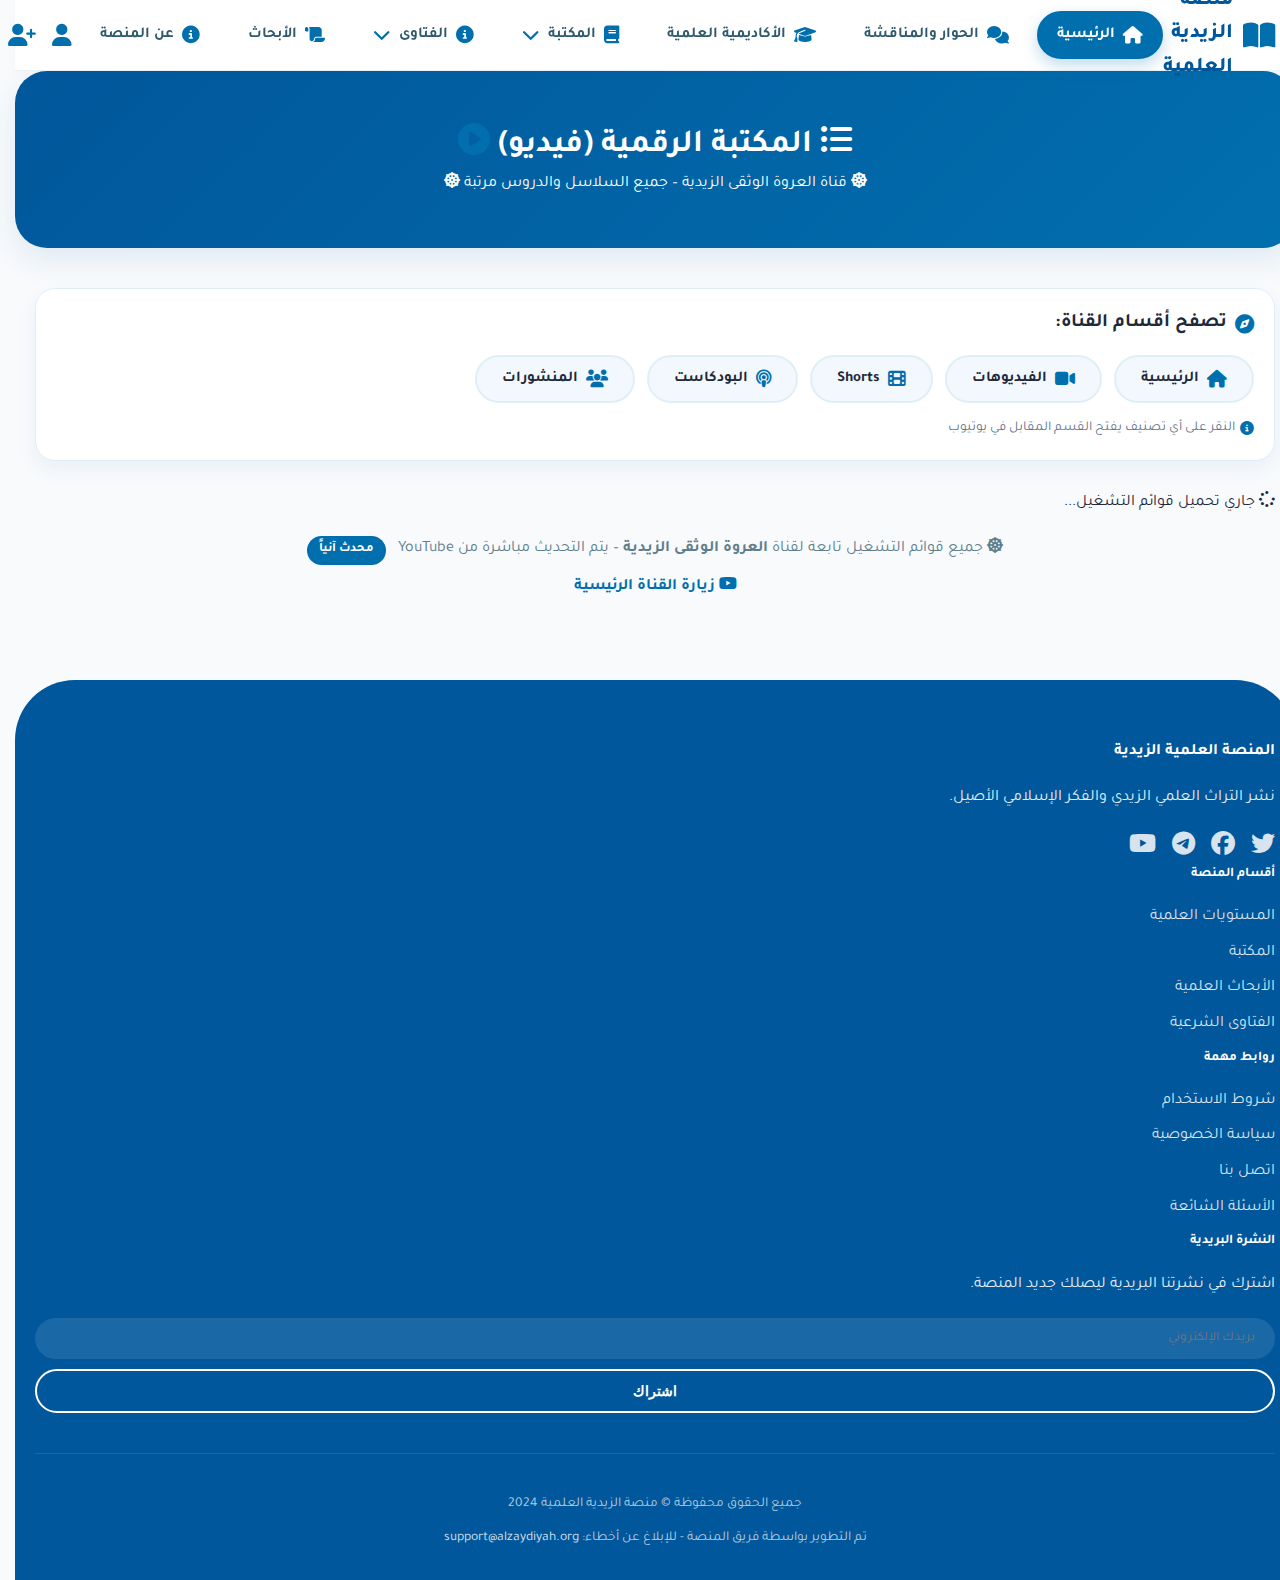
<file: library-video.html>
<!DOCTYPE html>
<html lang="ar" dir="rtl">
<head>
    <meta charset="UTF-8">
    <meta name="viewport" content="width=device-width, initial-scale=1.0, maximum-scale=5.0, user-scalable=yes">
    <title>مكتبة قوائم التشغيل – منصة الزيدية العلمية</title>
    <!-- Font Awesome 6 -->
    <link rel="stylesheet" href="https://cdnjs.cloudflare.com/ajax/libs/font-awesome/6.4.0/css/all.min.css">
    <!-- Google Font: Tajawal -->
    <link href="https://fonts.googleapis.com/css2?family=Tajawal:wght@400;500;700;800&display=swap" rel="stylesheet">
    <link rel="stylesheet" href="main/style.css">
    <link rel="stylesheet" href="library/library-video.css">
</head>
<body>
    <!-- ======= الهيدر ======= -->
    <header class="header">
        <div class="container">
            <nav class="navbar">
                <div class="logo">
                    <i class="fas fa-book-open"></i>
                    <span class="desktop-only">منصة الزيدية العلمية</span>
                    <span class="mobile-only">الزيدية(العروة الوثقى)</span>
                </div>
                <button class="hamburger" id="hamburgerBtn" aria-label="فتح القائمة"><i class="fas fa-bars"></i></button>
                <ul class="nav-menu" id="navMenu">
                    <li><a href="index.html" class="nav-btn active"><i class="fas fa-home"></i> الرئيسية</a></li>
                    <li><a href="discussion.html" class="nav-btn"><i class="fas fa-comments"></i> الحوار والمناقشة</a></li>
                    <li><a href="levels.html" class="nav-btn"><i class="fas fa-graduation-cap"></i> الأكاديمية العلمية</a></li>
                    <li class="dropdown">
                        <a href="javascript:void(0)" class="nav-btn dropdown-toggle" id="libraryDropdown" aria-label="فتح قائمة المكتبة">
                            <i class="fas fa-book"></i> المكتبة <i class="fas fa-chevron-down"></i>
                        </a>
                        <ul class="dropdown-menu">
                            <li><a href="library.html" class="dropdown-item"><i class="fas fa-book"></i> الكتب</a></li>
                            <li><a href="library-audio.html" class="dropdown-item"><i class="fas fa-headphones"></i> الصوتيات</a></li>
                            <li><a href="library-video.html" class="dropdown-item"><i class="fas fa-video"></i> الفيديو</a></li>
                        </ul>
                    </li>
                    <li class="dropdown">
                        <a href="javascript:void(0)" class="nav-btn dropdown-toggle" id="libraryDropdown" aria-label="فتح قائمة المكتبة">
                            <i class="fas fa-info-circle"></i> الفتاوى
                            <i class="fas fa-chevron-down"></i>
                        </a>
                        <ul class="dropdown-menu">
                            <li><a href="fatwa.html" class="dropdown-item"><i class="fas fa-info-circle"></i> فتاوى(مكتوبة)</a></li>
                            <li><a href="fatwa-audio.html" class="dropdown-item"><i class="fas fa-headphones"></i> فتاوى(صوت)</a></li>
                            <li><a href="#fatwa-video.html" class="dropdown-item"><i class="fas fa-video"></i> فتاوى(فيديو)</a></li>
                        </ul>
                    </li>
                    <li><a href="research.html" class="nav-btn"><i class="fas fa-scroll"></i> الأبحاث</a></li>
                    <li><a href="about.html" class="nav-btn"><i class="fas fa-info-circle"></i> عن المنصة</a></li>
                    <li class="d-flex flex-column w-100 mt-3 d-md-none">
                        <button class="btn btn-outline btn-block mb-2"><i class="fas fa-user"></i> تسجيل الدخول</button>
                        <button class="btn btn-primary btn-block"><i class="fas fa-user-plus"></i> إنشاء حساب</button>
                    </li>
                </ul>
                <div class="auth-icons d-none d-md-flex">
                    <button class="btn-icon" title="تسجيل الدخول" aria-label="تسجيل الدخول"><i class="fas fa-user"></i><span class="sr-only">تسجيل الدخول</span></button>
                    <button class="btn-icon" title="إنشاء حساب" aria-label="إنشاء حساب"><i class="fas fa-user-plus"></i><span class="sr-only">إنشاء حساب</span></button>
                </div>
            </nav>
        </div>
        <div class="overlay" id="overlay"></div>
    </header>

    <main>
        <!-- ======= عنوان الصفحة ======= -->
        <section class="page-header">
            <div class="container">
                <h1>
                    <i class="fas fa-list-ul"></i>
                    المكتبة الرقمية (فيديو)
                    <i class="fas fa-play-circle" style="color: var(--primary);"></i>
                </h1>
                <div class="subtitle">
                    <i class="fas fa-dharmachakra"></i> 
                    قناة العروة الوثقى الزيدية – جميع السلاسل والدروس مرتبة
                    <i class="fas fa-dharmachakra"></i>
                </div>
            </div>
        </section>

        <!-- ======= شريط التصنيفات (أزرار روابط إلى أقسام القناة) ======= -->
        <div class="container">
            <div class="filter-container">
                <h3 class="filter-title"><i class="fas fa-compass"></i> تصفح أقسام القناة:</h3>
                <div class="filter-buttons">
                    <a href="https://www.youtube.com/channel/UCRhcbj7lBJ7RFj6RPsgLGDA" target="_blank" class="filter-btn" rel="noopener">
                        <i class="fas fa-home"></i> الرئيسية
                    </a>
                    <a href="https://www.youtube.com/channel/UCRhcbj7lBJ7RFj6RPsgLGDA/videos" target="_blank" class="filter-btn" rel="noopener">
                        <i class="fas fa-video"></i> الفيديوهات
                    </a>
                    <a href="https://www.youtube.com/channel/UCRhcbj7lBJ7RFj6RPsgLGDA/shorts" target="_blank" class="filter-btn" rel="noopener">
                        <i class="fas fa-film"></i> Shorts
                    </a>
                    <a href="https://www.youtube.com/channel/UCRhcbj7lBJ7RFj6RPsgLGDA/podcasts" target="_blank" class="filter-btn" rel="noopener">
                        <i class="fas fa-podcast"></i> البودكاست
                    </a>
                    <a href="https://www.youtube.com/channel/UCRhcbj7lBJ7RFj6RPsgLGDA/community" target="_blank" class="filter-btn" rel="noopener">
                        <i class="fas fa-users"></i> المنشورات
                    </a>
                </div>
                <p class="filter-hint"><i class="fas fa-info-circle"></i> النقر على أي تصنيف يفتح القسم المقابل في يوتيوب</p>
            </div>
        </div>

        <!-- ======= حاوية بطاقات قوائم التشغيل ======= -->
        <div class="container">
            <div id="playlists-grid" class="grid">
                <div class="loading"><i class="fas fa-spinner fa-spin"></i> جاري تحميل قوائم التشغيل...</div>
            </div>
        </div>

        <!-- ======= رابط إضافي أسفل الصفحة ======= -->
        <div class="container">
            <div class="footer-note" style="text-align: center; color: var(--text-light); margin: 20px 0 40px;">
                <i class="fas fa-dharmachakra"></i> 
                جميع قوائم التشغيل تابعة لقناة <strong>العروة الوثقى الزيدية</strong> – يتم التحديث مباشرة من YouTube
                <span class="badge" style="background: var(--primary); color:white; padding:4px 12px; border-radius:60px; font-size:0.8rem; display:inline-block; margin-right:8px;">محدث آنياً</span>
                <br>
                <a href="https://www.youtube.com/channel/UCRhcbj7lBJ7RFj6RPsgLGDA" target="_blank" id="channel-link" style="color: var(--primary); font-weight: 700; text-decoration: none; display: inline-block; margin-top: 10px;">
                    <i class="fab fa-youtube"></i> زيارة القناة الرئيسية
                </a>
            </div>
        </div>
    </main>

    <!-- ======= الفوتر ======= -->
    <footer class="footer">
        <div class="container">
            <div class="grid-4">
                <div>
                    <h4 class="text-white mb-3">المنصة العلمية الزيدية</h4>
                    <p style="opacity:0.9;">نشر التراث العلمي الزيدي والفكر الإسلامي الأصيل.</p>
                    <div class="d-flex gap-3 mt-3">
                        <a href="#"><i class="fab fa-twitter icon-lg"></i></a>
                        <a href="#"><i class="fab fa-facebook icon-lg"></i></a>
                        <a href="#"><i class="fab fa-telegram icon-lg"></i></a>
                        <a href="#"><i class="fab fa-youtube icon-lg"></i></a>
                    </div>
                </div>
                <div>
                    <h5 class="text-white mb-3">أقسام المنصة</h5>
                    <ul style="list-style: none; padding:0;">
                        <li style="margin-bottom:10px;"><a href="levels.html">المستويات العلمية</a></li>
                        <li style="margin-bottom:10px;"><a href="library.html">المكتبة</a></li>
                        <li style="margin-bottom:10px;"><a href="research.html">الأبحاث العلمية</a></li>
                        <li style="margin-bottom:10px;"><a href="fatwa.html">الفتاوى الشرعية</a></li>
                    </ul>
                </div>
                <div>
                    <h5 class="text-white mb-3">روابط مهمة</h5>
                    <ul style="list-style: none; padding:0;">
                        <li style="margin-bottom:10px;"><a href="#">شروط الاستخدام</a></li>
                        <li style="margin-bottom:10px;"><a href="#">سياسة الخصوصية</a></li>
                        <li style="margin-bottom:10px;"><a href="#">اتصل بنا</a></li>
                        <li style="margin-bottom:10px;"><a href="#">الأسئلة الشائعة</a></li>
                    </ul>
                </div>
                <div>
                    <h5 class="text-white mb-3">النشرة البريدية</h5>
                    <p style="opacity:0.9;">اشترك في نشرتنا البريدية ليصلك جديد المنصة.</p>
                    <div class="form-group mt-3">
                        <input type="email" class="form-control" placeholder="بريدك الإلكتروني" style="width:100%; padding:12px 20px; border-radius:60px; border:none; background:rgba(255,255,255,0.1); color:white; margin-bottom:10px;">
                        <button class="btn btn-outline" style="border-color:white; color:white; width:100%;">اشتراك</button>
                    </div>
                </div>
            </div>
            <div class="copyright">
                <p>جميع الحقوق محفوظة © منصة الزيدية العلمية 2024</p>
                <p class="mt-2">تم التطوير بواسطة فريق المنصة - للإبلاغ عن أخطاء: <a href="mailto:support@alzaydiyah.org">support@alzaydiyah.org</a></p>
            </div>
        </div>
    </footer>

    <!-- زر العودة للأعلى -->
    <button id="backToTop" style="position:fixed; bottom:20px; left:20px; width:50px; height:50px; border-radius:50%; background:var(--primary); color:white; border:none; font-size:1.2rem; cursor:pointer; box-shadow:0 6px 20px rgba(1,87,155,0.3); display:none; align-items:center; justify-content:center; z-index:999; transition:0.2s;" title="عودة إلى الأعلى"><i class="fas fa-arrow-up"></i></button>

    <script src="main/main.js"></script>
</body>
</html>
</file>
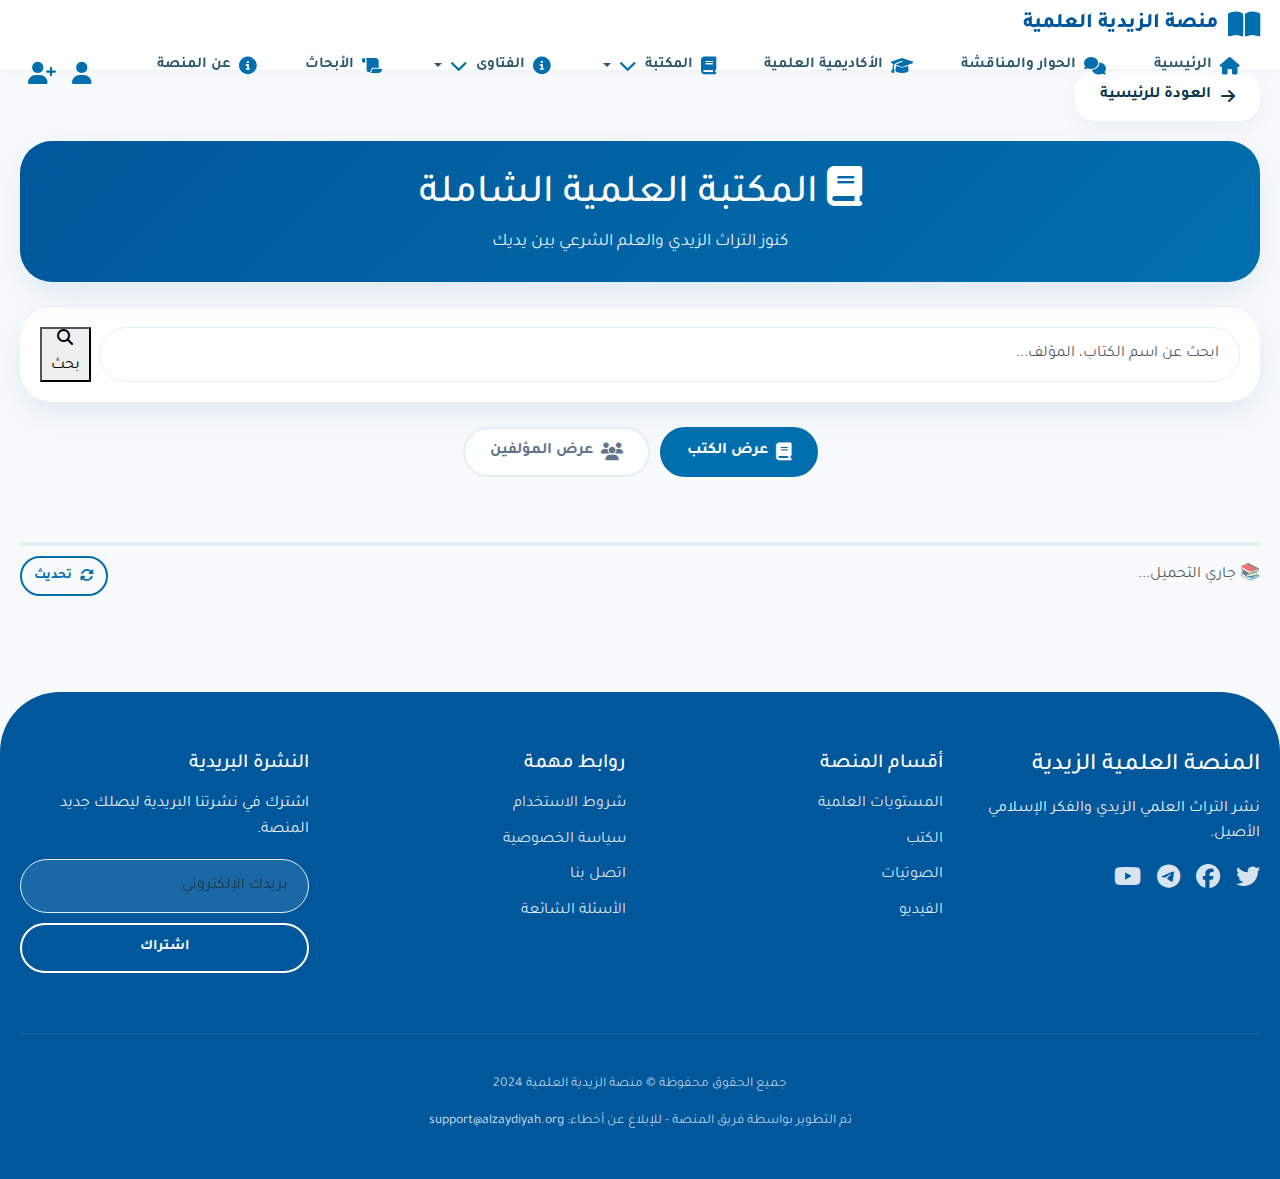
<file: library.html>
<!-- updated: library.html -->
<!DOCTYPE html>
<html lang="ar" dir="rtl">
<head>
    <meta charset="UTF-8">
    <meta name="viewport" content="width=device-width, initial-scale=1.0">
    <meta name="description" content="المكتبة العلمية الشاملة - كتب التراث الزيدي والعلم الشرعي">
    <title>المكتبة العلمية - الزيدية العلمية</title>
    <link rel="stylesheet" href="https://cdnjs.cloudflare.com/ajax/libs/font-awesome/6.4.0/css/all.min.css">
    <link href="https://fonts.googleapis.com/css2?family=Tajawal:wght@300;400;500;600;700;800&display=swap" rel="stylesheet">
    <!-- Bootstrap for modal -->
    <link href="https://cdn.jsdelivr.net/npm/bootstrap@5.3.0/dist/css/bootstrap.min.css" rel="stylesheet">
    <link rel="stylesheet" href="main/style.css">
    <link rel="stylesheet" href="library/library.css">
</head>
<body>
    <button class="close-menu" id="closeMenuBtn" aria-label="إغلاق القائمة"><i class="fas fa-times"></i></button>

    <header class="header">
        <div class="container">
            <nav class="navbar">
                <div class="logo">
                    <i class="fas fa-book-open"></i>
                    <span class="desktop-only">منصة الزيدية العلمية</span>
                    <span class="mobile-only">الزيدية(العروة الوثقى)</span>
                </div>
                <button class="hamburger" id="hamburgerBtn" aria-label="فتح القائمة"><i class="fas fa-bars"></i></button>
                <ul class="nav-menu" id="navMenu">
                    <li><a href="index.html" class="nav-btn"><i class="fas fa-home"></i> الرئيسية</a></li>
                    <li><a href="discussion.html" class="nav-btn"><i class="fas fa-comments"></i> الحوار والمناقشة</a></li>
                    <li><a href="levels.html" class="nav-btn"><i class="fas fa-graduation-cap"></i> الأكاديمية العلمية</a></li>
                    <li class="dropdown">
                        <a href="javascript:void(0)" class="nav-btn dropdown-toggle" id="libraryDropdown" aria-label="فتح قائمة المكتبة">
                            <i class="fas fa-book"></i> المكتبة <i class="fas fa-chevron-down"></i>
                        </a>
                        <ul class="dropdown-menu">
                            <li><a href="library.html" class="dropdown-item"><i class="fas fa-book"></i> الكتب</a></li>
                            <li><a href="library-audio.html" class="dropdown-item"><i class="fas fa-headphones"></i> الصوتيات</a></li>
                            <li><a href="library-video.html" class="dropdown-item"><i class="fas fa-video"></i> الفيديو</a></li>
                        </ul>
                    </li>
                    <li class="dropdown">
                        <a href="javascript:void(0)" class="nav-btn dropdown-toggle" id="fatwaDropdown" aria-label="فتح قائمة الفتاوى">
                            <i class="fas fa-info-circle"></i> الفتاوى <i class="fas fa-chevron-down"></i>
                        </a>
                        <ul class="dropdown-menu">
                            <li><a href="fatwa.html" class="dropdown-item"><i class="fas fa-info-circle"></i> فتاوى (مكتوبة)</a></li>
                            <li><a href="fatwa-audio.html" class="dropdown-item"><i class="fas fa-headphones"></i> فتاوى (صوت)</a></li>
                            <li><a href="javascript:void(0)" class="dropdown-item"><i class="fas fa-video"></i> فتاوى (فيديو)</a></li>
                        </ul>
                    </li>
                    <li><a href="research.html" class="nav-btn"><i class="fas fa-scroll"></i> الأبحاث</a></li>
                    <li><a href="about.html" class="nav-btn"><i class="fas fa-info-circle"></i> عن المنصة</a></li>
                    <li class="d-flex flex-column w-100 mt-3 d-md-none">
                        <button class="btn btn-outline btn-block mb-2"><i class="fas fa-user"></i> تسجيل الدخول</button>
                        <button class="btn btn-primary btn-block"><i class="fas fa-user-plus"></i> إنشاء حساب</button>
                    </li>
                </ul>
                <div class="auth-icons d-none d-md-flex">
                    <button class="btn-icon" title="تسجيل الدخول" aria-label="تسجيل الدخول"><i class="fas fa-user"></i><span class="sr-only">تسجيل الدخول</span></button>
                    <button class="btn-icon" title="إنشاء حساب" aria-label="إنشاء حساب"><i class="fas fa-user-plus"></i><span class="sr-only">إنشاء حساب</span></button>
                </div>
            </nav>
        </div>
        <div class="overlay" id="overlay"></div>
    </header>

    <main>
        <div class="container">
            <a href="index.html" class="back-btn"><i class="fas fa-arrow-right"></i> العودة للرئيسية</a>
            
            <div class="header-lib">
                <div class="header-content">
                    <h1><i class="fas fa-book"></i> المكتبة العلمية الشاملة</h1>
                    <p class="subtitle">كنوز التراث الزيدي والعلم الشرعي بين يديك</p>
                </div>
            </div>
            
            <!-- مربع البحث فقط (بدون تصنيفات وترتيب وإعادة تعيين) -->
            <div class="search-container">
                <div class="d-flex gap-2">
                    <input type="text" id="searchInput" class="form-control" placeholder="ابحث عن اسم الكتاب، المؤلف...">
                    <button class="search-btn"><i class="fas fa-search"></i> بحث</button>
                </div>
            </div>

            <!-- أزرار تبديل العرض: كتب / مؤلفين -->
            <div class="view-toggle">
                <button class="view-toggle-btn active" data-view="books"><i class="fas fa-book"></i> عرض الكتب</button>
                <button class="view-toggle-btn" data-view="authors"><i class="fas fa-users"></i> عرض المؤلفين</button>
            </div>

            <!-- شريط التصنيفات الأفقي (الوحيد المتبقي) -->
            <div class="category-tabs" id="categoryContainer"></div>

            <!-- شريط التقدم -->
            <div class="progress-bar" id="progressBar">
                <div class="progress-fill" id="progressFill"></div>
            </div>

            <!-- حاوية العرض الرئيسية (بدون الشريط الجانبي) -->
            <div class="library-content-full">
                <div class="books-section">
                    <div class="d-flex justify-content-between align-items-center mb-3">
                        <span id="booksCount" class="text-muted">📚 جاري التحميل...</span>
                        <button class="btn btn-outline btn-sm" id="refreshBtn"><i class="fas fa-sync-alt"></i> تحديث</button>
                    </div>
                    <div class="books-grid" id="booksGrid"></div>
                    <div class="no-results" id="noResults" style="display: none;">
                        <i class="fas fa-book-open"></i>
                        <h3>عذراً، لا يوجد كتاب بهذا الاسم</h3>
                        <p>حاول البحث بكلمات مختلفة أو تصفح التصنيفات المتاحة</p>
                    </div>
                    <div class="load-more-container" id="loadMoreContainer" style="display: none;">
                        <button class="load-more" id="loadMoreBtn"><i class="fas fa-plus"></i> تحميل المزيد</button>
                    </div>
                </div>
            </div>
        </div>
    </main>

    <footer class="footer">
        <div class="container">
            <div class="grid grid-4">
                <div>
                    <h4 class="text-white mb-3">المنصة العلمية الزيدية</h4>
                    <p style="opacity:0.9;">نشر التراث العلمي الزيدي والفكر الإسلامي الأصيل.</p>
                    <div class="d-flex gap-3 mt-3">
                        <a href="javascript:void(0)" aria-label="تويتر"><i class="fab fa-twitter icon-lg"></i></a>
                        <a href="javascript:void(0)" aria-label="فيسبوك"><i class="fab fa-facebook icon-lg"></i></a>
                        <a href="javascript:void(0)" aria-label="تيليغرام"><i class="fab fa-telegram icon-lg"></i></a>
                        <a href="javascript:void(0)" aria-label="يوتيوب"><i class="fab fa-youtube icon-lg"></i></a>
                    </div>
                </div>
                <div>
                    <h5 class="text-white mb-3">أقسام المنصة</h5>
                    <ul style="list-style: none; padding:0;">
                        <li style="margin-bottom:10px;"><a href="levels.html">المستويات العلمية</a></li>
                        <li style="margin-bottom:10px;"><a href="library.html">الكتب</a></li>
                        <li style="margin-bottom:10px;"><a href="library-audio.html">الصوتيات</a></li>
                        <li style="margin-bottom:10px;"><a href="library-video.html">الفيديو</a></li>
                    </ul>
                </div>
                <div>
                    <h5 class="text-white mb-3">روابط مهمة</h5>
                    <ul style="list-style: none; padding:0;">
                        <li style="margin-bottom:10px;"><a href="javascript:void(0)">شروط الاستخدام</a></li>
                        <li style="margin-bottom:10px;"><a href="javascript:void(0)">سياسة الخصوصية</a></li>
                        <li style="margin-bottom:10px;"><a href="javascript:void(0)">اتصل بنا</a></li>
                        <li style="margin-bottom:10px;"><a href="javascript:void(0)">الأسئلة الشائعة</a></li>
                    </ul>
                </div>
                <div>
                    <h5 class="text-white mb-3">النشرة البريدية</h5>
                    <p style="opacity:0.9;">اشترك في نشرتنا البريدية ليصلك جديد المنصة.</p>
                    <div class="form-group mt-3">
                        <input type="email" class="form-control" placeholder="بريدك الإلكتروني" style="background:rgba(255,255,255,0.1); color:white; margin-bottom:10px;">
                        <button class="btn btn-outline" style="border-color:white; color:white; width:100%;">اشتراك</button>
                    </div>
                </div>
            </div>
            <div class="copyright">
                <p>جميع الحقوق محفوظة © منصة الزيدية العلمية 2024</p>
                <p class="mt-2">تم التطوير بواسطة فريق المنصة - للإبلاغ عن أخطاء: <a href="mailto:support@alzaydiyah.org">support@alzaydiyah.org</a></p>
            </div>
        </div>
    </footer>

    <button id="backToTop" title="عودة إلى الأعلى" aria-label="عودة إلى الأعلى"><i class="fas fa-arrow-up"></i></button>

    <!-- Modal للمعاينة -->
    <div class="modal fade" id="previewModal" tabindex="-1" aria-labelledby="previewModalLabel" aria-hidden="true">
        <div class="modal-dialog modal-xl">
            <div class="modal-content">
                <div class="modal-header">
                    <h5 class="modal-title" id="modalBookTitle"></h5>
                    <button type="button" class="btn-close" data-bs-dismiss="modal" aria-label="Close"></button>
                </div>
                <div class="modal-body" id="iframeContainer" style="height: 80vh;">
                    <!-- iframe will be inserted here -->
                </div>
                <div class="modal-footer">
                    <div class="reading-progress w-100">
                        <div class="progress-fill" id="readingProgress"></div>
                    </div>
                </div>
            </div>
        </div>
    </div>

    <script src="https://cdn.jsdelivr.net/npm/bootstrap@5.3.0/dist/js/bootstrap.bundle.min.js"></script>
    <script src="main/main.js"></script>
</body>
</html>
</file>
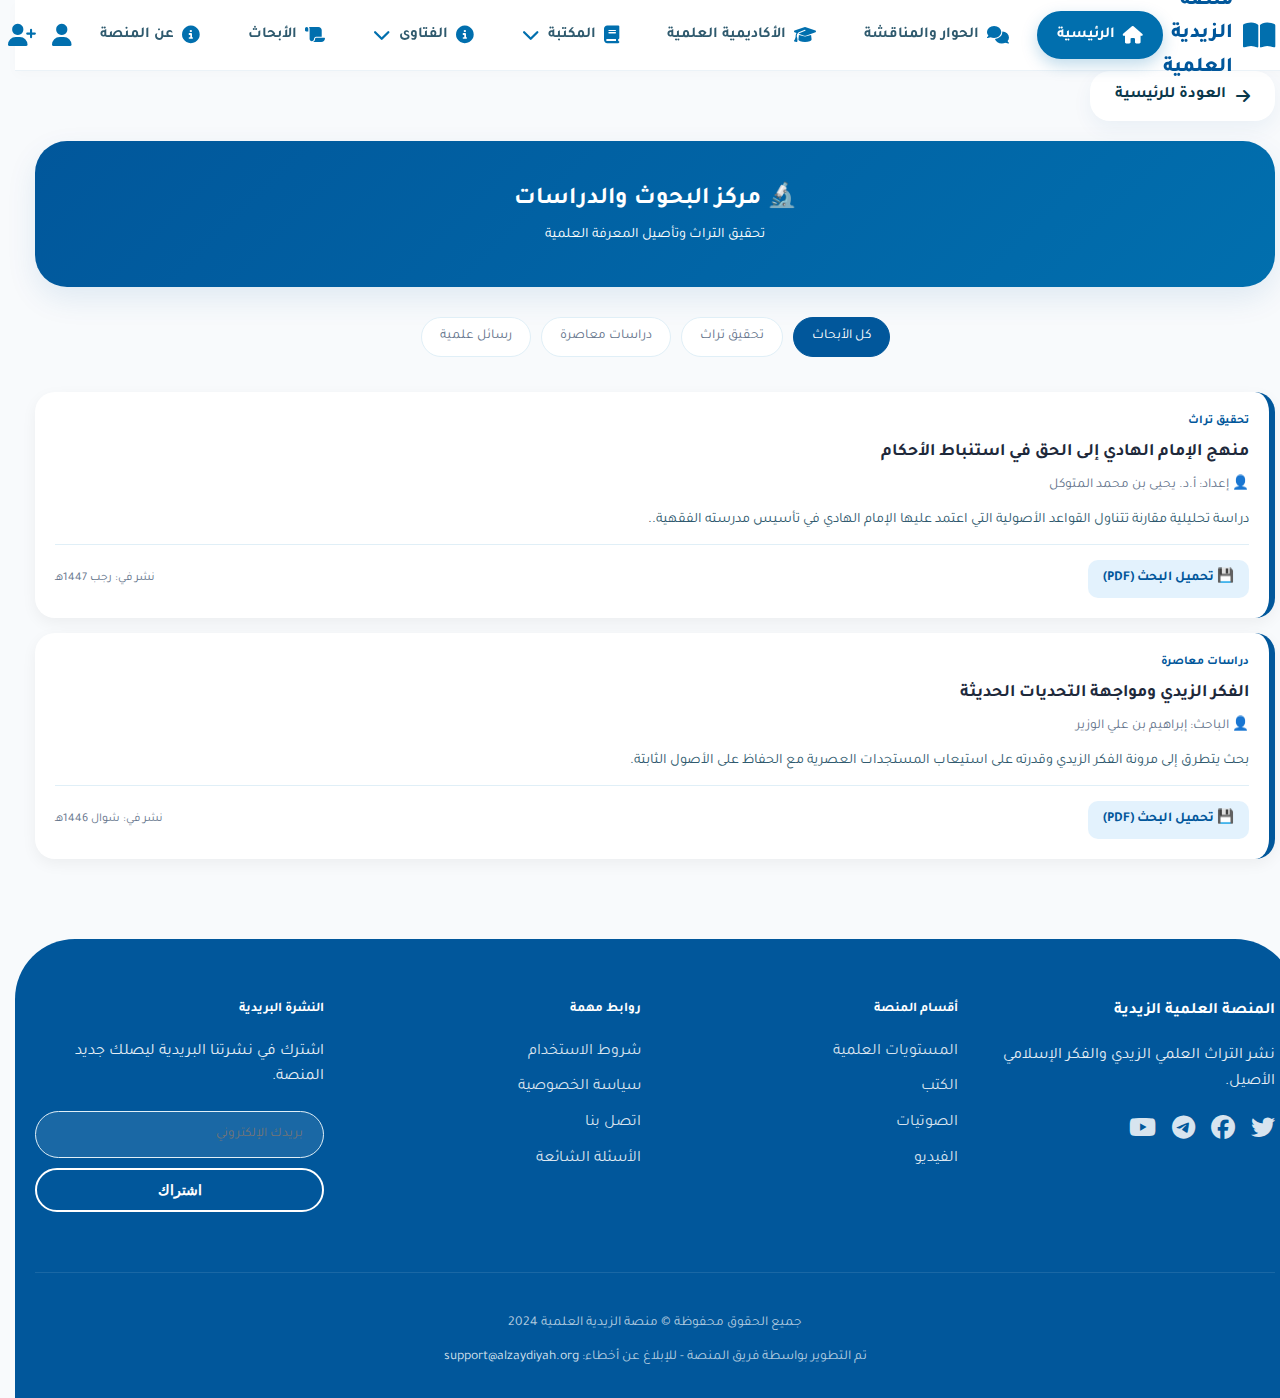
<file: research.html>
<!-- updated: research.html -->
<!DOCTYPE html>
<html lang="ar" dir="rtl">
<head>
    <meta charset="UTF-8">
    <meta name="viewport" content="width=device-width, initial-scale=1.0">
    <title>مركز البحوث والدراسات العلمية - الزيدية العلمية</title>
    <link rel="stylesheet" href="https://cdnjs.cloudflare.com/ajax/libs/font-awesome/6.4.0/css/all.min.css">
    <link href="https://fonts.googleapis.com/css2?family=Tajawal:wght@400;700&display=swap" rel="stylesheet">
    <link rel="stylesheet" href="main/style.css">
   <link rel="stylesheet" href="research/research.css">
</head>
<body>
    <button class="close-menu" id="closeMenuBtn" aria-label="إغلاق القائمة"><i class="fas fa-times"></i></button>

       <header class="header">
        <div class="container">
            <nav class="navbar">
                <div class="logo">
                    <i class="fas fa-book-open"></i>
                    <span class="desktop-only">منصة الزيدية العلمية</span>
                    <span class="mobile-only">الزيدية(العروة الوثقى)</span>
                </div>
                <button class="hamburger" id="hamburgerBtn" aria-label="فتح القائمة"><i class="fas fa-bars"></i></button>
                <ul class="nav-menu" id="navMenu">
                    <li><a href="index.html" class="nav-btn active"><i class="fas fa-home"></i> الرئيسية</a></li>
                    <li><a href="discussion.html" class="nav-btn"><i class="fas fa-comments"></i> الحوار والمناقشة</a></li>
                    <li><a href="levels.html" class="nav-btn"><i class="fas fa-graduation-cap"></i> الأكاديمية العلمية</a></li>
                    <li class="dropdown">
                        <a href="javascript:void(0)" class="nav-btn dropdown-toggle" id="libraryDropdown" aria-label="فتح قائمة المكتبة">
                            <i class="fas fa-book"></i> المكتبة <i class="fas fa-chevron-down"></i>
                        </a>
                        <ul class="dropdown-menu">
                            <li><a href="library.html" class="dropdown-item"><i class="fas fa-book"></i> الكتب</a></li>
                            <li><a href="library-audio.html" class="dropdown-item"><i class="fas fa-headphones"></i> الصوتيات</a></li>
                            <li><a href="library-video.html" class="dropdown-item"><i class="fas fa-video"></i> الفيديو</a></li>
                        </ul>
                    </li>
                    <li class     ="dropdown">
                        <a href="javascript:void(0)" class="nav-btn dropdown-toggle" id="libraryDropdown" aria-label="فتح قائمة المكتبة">
                            <i class="fas fa-info-circle"></i> الفتاوى
                            <i class="fas fa-chevron-down"></i>
                        </a>
                        <ul class="dropdown-menu">
                            <li><a href="fatwa.html" class="dropdown-item"><i class= "fas fa-info-circle"></i> فتاوى(مكتوبة)
                            </a></li>
                            <li><a href="fatwa-audio.html" class="dropdown-item"><i class="fas fa-headphones"></i> فتاوى(صوت)
                            </a></li>
                            <li><a href="#fatwa-video.html" class="dropdown-item"><i class="fas fa-video"></i> فتاوى(فيديو)
                            </a></li>
                        </ul>
                    </li>
                    
                    
                    <li><a href="research.html" class="nav-btn"><i class="fas fa-scroll"></i> الأبحاث</a></li>
                 
                    <li><a href="about.html" class="nav-btn"><i class="fas fa-info-circle"></i> عن المنصة</a></li>
                    <li class="d-flex flex-column w-100 mt-3 d-md-none">
                        <button class="btn btn-outline btn-block mb-2"><i class="fas fa-user"></i> تسجيل الدخول</button>
                        <button class="btn btn-primary btn-block"><i class="fas fa-user-plus"></i> إنشاء حساب</button>
                    </li>
                </ul>
                <div class="auth-icons d-none d-md-flex">
                    <button class="btn-icon" title="تسجيل الدخول" aria-label="تسجيل الدخول"><i class="fas fa-user"></i><span class="sr-only">تسجيل الدخول</span></button>
                    <button class="btn-icon" title="إنشاء حساب" aria-label="إنشاء حساب"><i class="fas fa-user-plus"></i><span class="sr-only">إنشاء حساب</span></button>
                </div>
            </nav>
        </div>
        <div class="overlay" id="overlay"></div>
    </header>

    <main>
        <div class="container">
            <a href="index.html" class="back-btn"><i class="fas fa-arrow-right"></i> العودة للرئيسية</a>
            
            <div class="research-header">
                <h2 style="margin:0;">🔬 مركز البحوث والدراسات</h2>
                <p style="margin:5px 0 0 0; font-size: 0.9rem;">تحقيق التراث وتأصيل المعرفة العلمية</p>
            </div>

            <div class="filter-bar">
                <div class="filter-chip active">كل الأبحاث</div>
                <div class="filter-chip">تحقيق تراث</div>
                <div class="filter-chip">دراسات معاصرة</div>
                <div class="filter-chip">رسائل علمية</div>
            </div>

            <div id="researchList">
                <div class="research-card">
                    <div class="res-category">تحقيق تراث</div>
                    <div class="res-title">منهج الإمام الهادي إلى الحق في استنباط الأحكام</div>
                    <div class="res-author">👤 إعداد: أ.د. يحيى بن محمد المتوكل</div>
                    <p class="res-abstract">دراسة تحليلية مقارنة تتناول القواعد الأصولية التي اعتمد عليها الإمام الهادي في تأسيس مدرسته الفقهية..</p>
                    <div class="res-footer">
                        <a href="#" class="btn-download">💾 تحميل البحث (PDF)</a>
                        <span class="res-date">نشر في: رجب 1447هـ</span>
                    </div>
                </div>

                <div class="research-card">
                    <div class="res-category">دراسات معاصرة</div>
                    <div class="res-title">الفكر الزيدي ومواجهة التحديات الحديثة</div>
                    <div class="res-author">👤 الباحث: إبراهيم بن علي الوزير</div>
                    <p class="res-abstract">بحث يتطرق إلى مرونة الفكر الزيدي وقدرته على استيعاب المستجدات العصرية مع الحفاظ على الأصول الثابتة.</p>
                    <div class="res-footer">
                        <a href="#" class="btn-download">💾 تحميل البحث (PDF)</a>
                        <span class="res-date">نشر في: شوال 1446هـ</span>
                    </div>
                </div>
            </div>
        </div>
    </main>

    <footer class="footer">
        <div class="container">
            <div class="grid grid-4">
                <div>
                    <h4 class="text-white mb-3">المنصة العلمية الزيدية</h4>
                    <p style="opacity:0.9;">نشر التراث العلمي الزيدي والفكر الإسلامي الأصيل.</p>
                    <div class="d-flex gap-3 mt-3">
                        <a href="javascript:void(0)" aria-label="تويتر"><i class="fab fa-twitter icon-lg"></i></a>
                        <a href="javascript:void(0)" aria-label="فيسبوك"><i class="fab fa-facebook icon-lg"></i></a>
                        <a href="javascript:void(0)" aria-label="تيليغرام"><i class="fab fa-telegram icon-lg"></i></a>
                        <a href="javascript:void(0)" aria-label="يوتيوب"><i class="fab fa-youtube icon-lg"></i></a>
                    </div>
                </div>
                <div>
                    <h5 class="text-white mb-3">أقسام المنصة</h5>
                    <ul style="list-style: none; padding:0;">
                        <li style="margin-bottom:10px;"><a href="levels.html">المستويات العلمية</a></li>
                        <li style="margin-bottom:10px;"><a href="library.html">الكتب</a></li>
                        <li style="margin-bottom:10px;"><a href="library-audio.html">الصوتيات</a></li>
                        <li style="margin-bottom:10px;"><a href="library-video.html">الفيديو</a></li>
                    </ul>
                </div>
                <div>
                    <h5 class="text-white mb-3">روابط مهمة</h5>
                    <ul style="list-style: none; padding:0;">
                        <li style="margin-bottom:10px;"><a href="javascript:void(0)">شروط الاستخدام</a></li>
                        <li style="margin-bottom:10px;"><a href="javascript:void(0)">سياسة الخصوصية</a></li>
                        <li style="margin-bottom:10px;"><a href="javascript:void(0)">اتصل بنا</a></li>
                        <li style="margin-bottom:10px;"><a href="javascript:void(0)">الأسئلة الشائعة</a></li>
                    </ul>
                </div>
                <div>
                    <h5 class="text-white mb-3">النشرة البريدية</h5>
                    <p style="opacity:0.9;">اشترك في نشرتنا البريدية ليصلك جديد المنصة.</p>
                    <div class="form-group mt-3">
                        <input type="email" class="form-control" placeholder="بريدك الإلكتروني" style="background:rgba(255,255,255,0.1); color:white; margin-bottom:10px;">
                        <button class="btn btn-outline" style="border-color:white; color:white; width:100%;">اشتراك</button>
                    </div>
                </div>
            </div>
            <div class="copyright">
                <p>جميع الحقوق محفوظة © منصة الزيدية العلمية 2024</p>
                <p class="mt-2">تم التطوير بواسطة فريق المنصة - للإبلاغ عن أخطاء: <a href="mailto:support@alzaydiyah.org">support@alzaydiyah.org</a></p>
            </div>
        </div>
    </footer>

    <button id="backToTop" title="عودة إلى الأعلى" aria-label="عودة إلى الأعلى"><i class="fas fa-arrow-up"></i></button>

 <script src="main/main.js"></script>
</body>
</html>
</file>
<file: main/style.css>
/* ===== المتغيرات العامة ===== */
:root {
    --primary-dark: #01579b;
    --primary: #016fae;
    --primary-light: #4facfe;
    --primary-soft: #e3f2fd;
    --primary-gradient: linear-gradient(135deg, var(--primary-dark), var(--primary));
    --accent: #00b0c7;
    --accent-gradient: linear-gradient(135deg, #ff9800 0%, #ffb74d 100%);
    --white: #ffffff;
    --offwhite: #f9fcff;
    --gray-bg: #f2f8fd;
    --text-dark: #0a384b;
    --text-soft: #2f5a6e;
    --text-light: #5f7e8c;
    --border-light: #e0eff7;
    --shadow-sm: 0 8px 20px rgba(1,87,155,0.06);
    --shadow-md: 0 12px 30px rgba(1,87,155,0.1);
    --shadow-hover: 0 15px 35px rgba(1,87,155,0.15);
    --radius-md: 20px;
    --radius-lg: 32px;
    --transition: all 0.3s cubic-bezier(0.4, 0, 0.2, 1);
    --danger: #e74c3c;
    --success: #27ae60;
    --warning: #f39c12;
    --paper-bg: #fcf8f0;
    --paper-dark: #f5efe6;
    --bg-body: #f8fafc;
    --card-bg: #ffffff;
    --text-main: #1e293b;
    --text-muted: #64748b;
    --radius: 18px;
}

/* الوضع الليلي */
[data-theme="dark"] {
    --bg-body: #0f172a;
    --card-bg: #1e293b;
    --text-main: #f1f5f9;
    --text-muted: #94a3b8;
    --primary-soft: #1e293b;
    --offwhite: #0f172a;
    --white: #1e293b;
    --text-dark: #f1f5f9;
    --text-soft: #cbd5e1;
    --border-light: #334155;
}

/* ===== إعادة تعيين أساسية ===== */
* {
    margin: 0;
    padding: 0;
    box-sizing: border-box;
}

body {
    font-family: 'Tajawal', sans-serif;
    background: var(--bg-body);
    color: var(--text-main);
    line-height: 1.6;
    min-height: 100vh;
    overflow-x: hidden;
    transition: background-color 0.3s ease, color 0.3s ease;
}

/* ===== الحاوية الرئيسية ===== */
.container {
    width: 100%;
    max-width: 1280px;
    margin: 0 auto;
    padding: 0 20px;
}

/* ===== أنماط عامة للنصوص والعناصر ===== */
.text-primary { color: var(--primary); }
.text-secondary { color: var(--text-soft); }
.text-white { color: white; }
.text-center { text-align: center; }
.text-left { text-align: left; }
.d-flex { display: flex; }
.align-center { align-items: center; }
.justify-center { justify-content: center; }
.flex-wrap { flex-wrap: wrap; }
.flex-column { flex-direction: column; }
.gap-2 { gap: 12px; }
.gap-3 { gap: 16px; }
.gap-4 { gap: 20px; }
.mt-2 { margin-top: 12px; }
.mt-3 { margin-top: 20px; }
.mt-4 { margin-top: 28px; }
.mt-5 { margin-top: 50px; }
.mb-2 { margin-bottom: 12px; }
.mb-3 { margin-bottom: 20px; }
.mb-4 { margin-bottom: 28px; }
.mb-5 { margin-bottom: 50px; }
.w-100 { width: 100%; }
.h-100 { height: 100%; }
.arabic-text {
    line-height: 1.8;
    font-size: 1.1rem;
}
.sr-only {
    position: absolute;
    width: 1px;
    height: 1px;
    padding: 0;
    margin: -1px;
    overflow: hidden;
    clip: rect(0,0,0,0);
    border: 0;
}
.icon-lg {
    font-size: 1.5rem;
}
.d-none { display: none; }
.d-md-none { display: none; }
.d-md-flex { display: flex; }

@media (max-width: 768px) {
    .d-md-none { display: block; }
    .d-md-flex { display: none; }
    .w-100 { width: 100%; }
}

/* ===== الأزرار ===== */
.btn {
    display: inline-flex;
    align-items: center;
    justify-content: center;
    gap: 8px;
    padding: 12px 24px;
    border-radius: 60px;
    font-weight: 700;
    font-size: 0.9rem;
    border: none;
    cursor: pointer;
    transition: var(--transition);
    text-decoration: none;
    border: 2px solid transparent;
    white-space: nowrap;
}

.btn-primary {
    background: var(--primary);
    color: white;
    box-shadow: 0 6px 16px rgba(1,111,174,0.25);
}

.btn-primary:hover {
    background: var(--primary-dark);
    transform: translateY(-2px);
    box-shadow: 0 12px 24px rgba(1,87,155,0.3);
}

.btn-outline {
    background: transparent;
    border: 2px solid var(--primary);
    color: var(--primary);
}

.btn-outline:hover {
    background: var(--primary-soft);
    border-color: var(--primary-dark);
}

.btn-lg {
    padding: 14px 36px;
    font-size: 1rem;
}

.btn-sm {
    padding: 8px 16px;
    font-size: 0.8rem;
}

.btn-block {
    width: 100%;
}

.btn-icon {
    background: transparent;
    border: none;
    font-size: 1.4rem;
    color: var(--primary);
    cursor: pointer;
    padding: 8px;
    border-radius: 50%;
    transition: 0.2s;
    display: inline-flex;
    align-items: center;
    justify-content: center;
}

.btn-icon:hover {
    background: var(--primary-soft);
    color: var(--primary-dark);
}

/* ===== البطاقات العامة ===== */
.card {
    background: var(--card-bg);
    border-radius: var(--radius-md);
    overflow: hidden;
    box-shadow: var(--shadow-sm);
    transition: var(--transition);
    height: 100%;
    display: flex;
    flex-direction: column;
    border: 1px solid var(--border-light);
}

.card:hover {
    transform: translateY(-5px);
    box-shadow: var(--shadow-md);
    border-color: var(--primary-soft);
}

.card-body {
    padding: 20px;
    flex: 1;
}

.card-footer {
    padding: 16px 20px;
    border-top: 1px solid var(--border-light);
}

.card-header {
    padding: 20px;
    background: var(--primary-gradient);
    color: white;
}

/* ===== الشارات ===== */
.badge {
    display: inline-block;
    padding: 4px 10px;
    border-radius: 30px;
    font-size: 0.75rem;
    font-weight: 600;
    background: var(--primary-soft);
    color: var(--primary-dark);
}

.badge-warning {
    background: #ffc107;
    color: #000;
}

.badge-coming {
    background: #d4a373;
    color: white;
    padding: 6px 14px;
    border-radius: 30px;
    font-size: 0.8rem;
    font-weight: 700;
    margin-right: 10px;
    display: inline-block;
}

/* ===== حقول الإدخال ===== */
.form-control {
    font-family: 'Tajawal', sans-serif;
    background: var(--card-bg);
    border: 1px solid var(--border-light);
    padding: 14px 20px;
    border-radius: 60px;
    width: 100%;
    outline: none;
    transition: 0.2s;
    color: var(--text-main);
}

.form-control:focus {
    border-color: var(--primary-light);
    box-shadow: 0 0 0 3px rgba(79,172,254,0.2);
}

.form-group {
    margin-bottom: 20px;
}

/* ===== شريط التنقل (الهيدر) ===== */
.header {
    background: var(--card-bg);
    box-shadow: 0 4px 12px rgba(0,0,0,0.02);
    position: sticky;
    top: 0;
    z-index: 1000;
    backdrop-filter: blur(12px);
    background: rgba(255,255,255,0.92);
    border-bottom: 1px solid rgba(1,87,155,0.08);
}

[data-theme="dark"] .header {
    background: rgba(30, 41, 59, 0.92);
}

.navbar {
    display: flex;
    align-items: center;
    justify-content: space-between;
    height: 70px;
}

.logo {
    display: flex;
    align-items: center;
    gap: 10px;
    font-weight: 800;
    font-size: 1.3rem;
    color: var(--primary-dark);
}

.logo i {
    font-size: 1.8rem;
    color: var(--primary);
}

.logo .mobile-only {
    display: none;
}

.nav-menu {
    display: flex;
    align-items: center;
    gap: 8px;
    list-style: none;
}

.nav-btn {
    display: inline-flex;
    align-items: center;
    gap: 8px;
    padding: 10px 18px;
    border-radius: 50px;
    font-weight: 600;
    font-size: 0.95rem;
    color: var(--text-soft);
    text-decoration: none;
    transition: var(--transition);
    border: 2px solid transparent;
    background: transparent;
    cursor: pointer;
    white-space: nowrap;
}

.nav-btn i {
    font-size: 1.1rem;
    color: var(--primary);
}

.nav-btn:hover {
    background: var(--primary-soft);
    color: var(--primary-dark);
    border-color: var(--primary-light);
    transform: translateY(-2px);
    box-shadow: var(--shadow-sm);
}

.nav-btn.active {
    background: var(--primary);
    color: white;
    border-color: var(--primary);
    box-shadow: 0 6px 16px rgba(1,111,174,0.25);
}

.nav-btn.active i {
    color: white;
}

/* القوائم المنسدلة */
.dropdown {
    position: relative;
}

.dropdown-toggle {
    cursor: pointer;
}

.dropdown-menu {
    position: absolute;
    top: 100%;
    right: 0;
    min-width: 200px;
    background: var(--card-bg);
    border-radius: var(--radius-md);
    box-shadow: var(--shadow-md);
    padding: 8px 0;
    list-style: none;
    opacity: 0;
    visibility: hidden;
    transform: translateY(10px);
    transition: all 0.2s;
    z-index: 1001;
    border: 1px solid var(--border-light);
}

.dropdown:hover .dropdown-menu {
    opacity: 1;
    visibility: visible;
    transform: translateY(0);
}

.dropdown-item {
    display: flex;
    align-items: center;
    gap: 10px;
    padding: 12px 20px;
    color: var(--text-soft);
    text-decoration: none;
    transition: 0.2s;
    font-weight: 500;
}

.dropdown-item i {
    color: var(--primary);
    width: 20px;
}

.dropdown-item:hover {
    background: var(--primary-soft);
    color: var(--primary-dark);
}

/* قائمة الهامبرغر للجوال */
.hamburger {
    display: none;
    background: none;
    border: none;
    font-size: 1.8rem;
    color: var(--primary);
    cursor: pointer;
    padding: 8px;
}

.close-menu {
    display: none;
    position: absolute;
    top: 15px;
    left: 15px;
    background: var(--primary-soft);
    border: none;
    font-size: 1.5rem;
    color: var(--primary-dark);
    width: 40px;
    height: 40px;
    border-radius: 50%;
    cursor: pointer;
    align-items: center;
    justify-content: center;
    z-index: 1002;
}

.overlay {
    position: fixed;
    top: 0;
    right: 0;
    width: 100%;
    height: 100vh;
    background: rgba(1,87,155,0.3);
    backdrop-filter: blur(3px);
    z-index: 998;
    opacity: 0;
    visibility: hidden;
    transition: var(--transition);
}

.overlay.active {
    opacity: 1;
    visibility: visible;
}

/* ===== تذييل الصفحة ===== */
.footer {
    background: var(--primary-dark);
    color: white;
    padding: 60px 0 30px;
    margin-top: 80px;
    border-top-left-radius: 60px;
    border-top-right-radius: 60px;
}

.footer a {
    color: rgba(255,255,255,0.85);
    text-decoration: none;
    transition: 0.2s;
}

.footer a:hover {
    color: white;
    text-decoration: underline;
}

.copyright {
    text-align: center;
    padding-top: 40px;
    margin-top: 40px;
    border-top: 1px solid rgba(255,255,255,0.1);
    font-size: 0.85rem;
    color: rgba(255,255,255,0.7);
}

/* ===== زر العودة للأعلى ===== */
#backToTop {
    position: fixed;
    bottom: 20px;
    left: 20px;
    width: 50px;
    height: 50px;
    border-radius: 50%;
    background: var(--primary);
    color: white;
    border: none;
    font-size: 1.2rem;
    cursor: pointer;
    box-shadow: 0 6px 20px rgba(1,87,155,0.3);
    display: none;
    align-items: center;
    justify-content: center;
    z-index: 999;
    transition: 0.2s;
}

#backToTop:hover {
    background: var(--primary-dark);
    transform: scale(1.1);
}

/* ===== الشبكات ===== */
.grid {
    display: grid;
    gap: 28px;
}

.grid-2 {
    grid-template-columns: repeat(2, 1fr);
}

.grid-3 {
    grid-template-columns: repeat(3, 1fr);
}

.grid-4 {
    grid-template-columns: repeat(4, 1fr);
}

/* ===== أنماط مشتركة للصفحات ===== */
.section-title {
    font-size: 2rem;
    font-weight: 800;
    color: var(--primary-dark);
    margin-bottom: 32px;
    position: relative;
    display: inline-block;
}

.section-title::after {
    content: '';
    position: absolute;
    bottom: -8px;
    right: 0;
    width: 70px;
    height: 4px;
    background: var(--primary-light);
    border-radius: 4px;
}

.page-header {
    background: var(--primary-gradient);
    color: white;
    padding: 50px 30px;
    border-radius: var(--radius-lg);
    margin-bottom: 40px;
    position: relative;
    overflow: hidden;
    box-shadow: var(--shadow-md);
    text-align: center;
}

.page-title {
    color: white;
    font-size: 2.5rem;
    margin-bottom: 15px;
    font-weight: 700;
    text-shadow: 0 2px 4px rgba(0,0,0,0.1);
}

.page-subtitle {
    color: rgba(255,255,255,0.9);
    font-size: 1.1rem;
    max-width: 600px;
    margin: 0 auto;
}

.back-btn {
    background: var(--card-bg);
    color: var(--text-dark);
    padding: 12px 25px;
    border-radius: var(--radius-md);
    text-decoration: none;
    display: inline-flex;
    align-items: center;
    gap: 10px;
    font-weight: 600;
    transition: var(--transition);
    box-shadow: var(--shadow-sm);
    margin-bottom: 20px;
}

.back-btn:hover {
    transform: translateX(-5px);
    background: var(--primary);
    color: white;
}

/* ===== أنماط متفرقة مشتركة ===== */
hr {
    border: none;
    border-top: 2px dashed var(--border-light);
    margin: 30px 0;
}

.message-bubble {
    background: #f2f8fd;
    padding: 16px 20px;
    border-radius: 22px;
    margin-bottom: 16px;
    max-width: 85%;
    border-bottom-right-radius: 6px;
}

.message-bubble.sent {
    background: var(--primary-soft);
    margin-right: auto;
    border-bottom-left-radius: 6px;
    border-bottom-right-radius: 22px;
}

/* Toast */
.toast-container {
    position: fixed;
    bottom: 20px;
    right: 20px;
    z-index: 9999;
}

.toast-message {
    background: var(--card-bg);
    color: var(--text-main);
    padding: 12px 20px;
    border-radius: 50px;
    box-shadow: var(--shadow-lg);
    margin-top: 10px;
    display: flex;
    align-items: center;
    gap: 10px;
    animation: slideIn 0.3s ease;
    border-right: 4px solid var(--primary);
}

.toast-message.toast-success {
    border-right-color: var(--success);
}

.toast-message.toast-error {
    border-right-color: var(--danger);
}

.toast-message.toast-info {
    border-right-color: var(--primary);
}

.toast-close {
    background: none;
    border: none;
    font-size: 1.2rem;
    cursor: pointer;
    color: var(--text-muted);
    margin-right: auto;
}

@keyframes slideIn {
    from { transform: translateX(100%); opacity: 0; }
    to { transform: translateX(0); opacity: 1; }
}

/* التحميل والأخطاء */
.loading-spinner {
    text-align: center;
    padding: 40px;
    color: var(--text-muted);
}

.error-message {
    background: #fee2e2;
    color: #b91c1c;
    padding: 20px;
    border-radius: var(--radius-md);
    text-align: center;
    margin: 20px 0;
}

/* ===== استجابات الجوال العامة ===== */
@media (max-width: 992px) {
    .grid-4 {
        grid-template-columns: repeat(2, 1fr);
    }
    .grid-3 {
        grid-template-columns: repeat(2, 1fr);
    }
}

@media (max-width: 768px) {
    .navbar {
        height: 60px;
    }
    .logo .desktop-only {
        display: none;
    }
    .logo .mobile-only {
        display: inline;
        font-size: 1.2rem;
    }
    .hamburger {
        display: block;
    }
    .nav-menu {
        position: fixed;
        top: 0;
        right: -300px;
        width: 280px;
        height: 100vh;
        background: var(--card-bg);
        flex-direction: column;
        justify-content: flex-start;
        align-items: flex-start;
        padding: 80px 20px 30px;
        box-shadow: -5px 0 30px rgba(0,0,0,0.05);
        transition: 0.3s ease-in-out;
        z-index: 999;
        gap: 5px;
        overflow-y: auto;
    }
    .nav-menu.active {
        right: 0;
    }
    .nav-btn {
        width: 100%;
        padding: 14px 20px;
        border-radius: 12px;
        font-size: 1rem;
        justify-content: flex-start;
    }
    .nav-btn i {
        width: 25px;
    }
    .dropdown {
        width: 100%;
    }
    .dropdown-toggle {
        justify-content: space-between;
    }
    .dropdown-menu {
        position: static;
        opacity: 1;
        visibility: visible;
        transform: none;
        box-shadow: none;
        padding: 0 10px;
        margin-top: 5px;
        background: transparent;
        border: none;
        display: none;
    }
    .dropdown.active .dropdown-menu {
        display: block;
    }
    .dropdown-item {
        padding: 12px 30px;
    }
    .close-menu {
        display: flex;
    }
    .grid-2, .grid-3, .grid-4 {
        grid-template-columns: 1fr;
    }
    .page-title {
        font-size: 2rem;
    }
    .page-subtitle {
        font-size: 1rem;
    }
    .back-btn {
        padding: 10px 20px;
    }
}

@media (max-width: 480px) {
    /* أنماط إضافية إذا لزم */
}
</file>
<file: home/index.css>
/* الصفحة الرئيسية */
.hero {
    padding: 60px 0 30px;
    background: linear-gradient(145deg, var(--primary-soft), var(--card-bg));
    border-bottom-left-radius: 60px;
    border-bottom-right-radius: 60px;
}

.hero-content {
    text-align: center;
    max-width: 800px;
    margin: 0 auto;
  
}

.hero-content h1 {
    font-size: 2.8rem;
    font-weight: 800;
    color: var(--primary-dark);
    margin-bottom: 16px;
    line-height: 1.2;
}

.hero-content h2 {
    font-size: 2rem;
    font-weight: 700;
    color: var(--primary);
    margin-bottom: 20px;
}

.hero-description {
    font-size: 1.15rem;
    color: var(--text-soft);
    margin-bottom: 32px;
    font-weight: 500;
}

.hero-buttons {
    display: flex;
    gap: 16px;
    justify-content: center;
    flex-wrap: wrap;
}

.message-card {
    background: var(--card-bg);
    border-radius: var(--radius-lg);
    padding: 40px 35px;
    box-shadow: var(--shadow-md);
    border: 1px solid rgba(1,87,155,0.12);
    margin: 0px 0 20px;
    position: relative;
    border-right: 8px solid var(--primary-dark);
    border-left: 8px solid var(--primary-dark);
}

.message-card h2 {
    font-size: 2.2rem;
    font-weight: 800;
    color: var(--primary-dark);
    margin-bottom: 25px;
    display: flex;
    align-items: center;
    gap: 12px;
}

.message-card h2 i {
    font-size: 2rem;
    color: var(--primary);
}

.message-text {
    font-size: 1.15rem;
    color: var(--text-main);
    line-height: 1.9;
}

.message-text .ayah {
    font-weight: 700;
    color: var(--primary-dark);
    background: var(--primary-soft);
    display: inline-block;
    padding: 0 8px;
    border-radius: 12px;
    font-size: 1.3rem;
}

.message-text .ayah-number {
    font-size: 0.9rem;
    color: var(--text-muted);
    margin-right: 5px;
}

.signature {
    margin-top: 30px;
    padding-top: 25px;
    border-top: 2px dashed var(--border-light);
    font-size: 1.2rem;
    font-weight: 700;
    color: var(--primary-dark);
    display: flex;
    align-items: center;
    gap: 15px;
    flex-wrap: wrap;
}

.signature i {
    color: var(--primary);
    font-size: 1.8rem;
}

.read-more-btn {
    background: none;
    border: none;
    color: var(--primary);
    font-weight: 700;
    cursor: pointer;
    padding: 5px 0;
    font-size: 1rem;
    display: inline-flex;
    align-items: center;
    gap: 5px;
    margin-top: 10px;
}

.read-more-btn:hover {
    color: var(--primary-dark);
}

.extra-content {
    display: none;
}

.extra-content.show {
    display: block;
}

.academy-card {
    background: linear-gradient(145deg, var(--card-bg), #f6fbfe);
    border-radius: var(--radius-lg);
    padding: 45px 40px;
    box-shadow: var(--shadow-md);
    border: 1px solid var(--primary-soft);
    margin: 30px 0 50px;
    text-align: center;
}

.academy-card h2 {
    font-size: 2.5rem;
    font-weight: 800;
    color: var(--primary-dark);
    margin-bottom: 10px;
    display: flex;
    align-items: center;
    justify-content: center;
    gap: 15px;
    flex-wrap: wrap;
}

.academy-card h2 i {
    font-size: 2.8rem;
    color: var(--primary);
}

.academy-quote {
    font-size: 1.6rem;
    font-weight: 700;
    color: var(--primary);
    margin: 15px 0 20px;
    line-height: 1.4;
}

.academy-quote small {
    font-size: 1rem;
    color: var(--text-muted);
    display: block;
    margin-top: 5px;
}

.academy-description {
    font-size: 1.2rem;
    color: var(--text-soft);
    max-width: 800px;
    margin: 0 auto 35px;
    line-height: 1.8;
}

.academy-list {
    display: grid;
    grid-template-columns: repeat(2, 1fr);
    gap: 20px;
    text-align: right;
    margin: 40px 0 30px;
}

.academy-item {
    background: var(--card-bg);
    padding: 20px 25px;
    border-radius: var(--radius-md);
    box-shadow: var(--shadow-sm);
    border: 1px solid var(--border-light);
    display: flex;
    align-items: center;
    gap: 15px;
    font-weight: 600;
    font-size: 1.1rem;
    color: var(--text-main);
    transition: var(--transition);
    word-break: break-word;
}

.academy-item:hover {
    transform: translateY(-3px);
    box-shadow: var(--shadow-md);
    border-color: var(--primary-light);
}

.academy-item i {
    font-size: 1.8rem;
    color: var(--primary);
    width: 40px;
    text-align: center;
    flex-shrink: 0;
}

.academy-btn {
    margin-top: 30px;
    display: inline-block;
    padding: 16px 50px;
    font-size: 1.2rem;
    background: var(--primary-dark);
    color: white;
    border-radius: 60px;
    text-decoration: none;
    font-weight: 800;
    box-shadow: 0 10px 25px rgba(1,87,155,0.3);
    transition: var(--transition);
    border: 2px solid transparent;
}

.academy-btn:hover {
    background: var(--primary);
    transform: scale(1.05);
    box-shadow: 0 15px 30px rgba(1,111,174,0.4);
}

.video-slider-section {
    margin: 60px 0;
}

.slider-header {
    display: flex;
    align-items: center;
    justify-content: space-between;
    margin-bottom: 25px;
    flex-wrap: wrap;
    gap: 10px;
}

.slider-header h2 {
    font-size: 2rem;
    font-weight: 800;
    color: var(--primary-dark);
    position: relative;
    display: inline-block;
}

.slider-header h2::after {
    content: '';
    position: absolute;
    bottom: -8px;
    right: 0;
    width: 70px;
    height: 4px;
    background: var(--primary-light);
    border-radius: 4px;
}

.slider-container {
    width: 100%;
    overflow: hidden;
    padding: 30px 0;
    background: rgba(1,111,174,0.02);
    border-top: 1px solid rgba(1,87,155,0.1);
    border-bottom: 1px solid rgba(1,87,155,0.1);
}

.track {
    display: flex;
    width: max-content;
    animation: scroll 50s linear infinite;
    will-change: transform;
}

.slider-container.paused .track {
    animation-play-state: paused;
}

@keyframes scroll {
    0% { transform: translateX(0); }
    100% { transform: translateX(-50%); }
}

.video-card {
    width: 280px;
    margin: 0 15px;
    background: var(--card-bg);
    border-radius: 20px;
    padding: 15px;
    cursor: pointer;
    transition: all 0.3s ease;
    border: 1px solid rgba(1,87,155,0.1);
    text-decoration: none;
    display: block;
    box-shadow: var(--shadow-sm);
}

.video-card:hover {
    transform: scale(1.08);
    border-color: var(--primary);
    background: var(--primary-soft);
    box-shadow: var(--shadow-md);
}

.video-card img {
    width: 100%;
    aspect-ratio: 16/9;
    object-fit: cover;
    border-radius: 15px;
    margin-bottom: 12px;
    border: 1px solid var(--border-light);
}

.video-card h3 {
    font-size: 0.95rem;
    margin: 0;
    text-align: center;
    color: var(--text-main);
    line-height: 1.5;
    font-weight: 600;
    word-break: break-word;
}

.slider-hint {
    margin-top: 15px;
    text-align: center;
    font-size: 0.9rem;
    color: var(--text-muted);
    display: flex;
    align-items: center;
    justify-content: center;
    gap: 8px;
}

.pause-btn {
    background: none;
    border: 2px solid var(--primary);
    color: var(--primary);
    font-size: 0.9rem;
    padding: 5px 15px;
    border-radius: 30px;
    cursor: pointer;
    display: inline-flex;
    align-items: center;
    gap: 5px;
    transition: 0.2s;
}

.pause-btn:hover {
    background: var(--primary);
    color: white;
}

.library-carousel {
    position: relative;
    margin: 30px 0;
}

.carousel-container {
    overflow-x: auto;
    scroll-snap-type: x mandatory;
    -webkit-overflow-scrolling: touch;
    scrollbar-width: none;
    border-radius: var(--radius-md);
    padding: 10px 0;
}

.carousel-container::-webkit-scrollbar {
    display: none;
}

.carousel-track {
    display: flex;
    gap: 20px;
    width: max-content;
}

.carousel-slide {
    scroll-snap-align: start;
    flex: 0 0 calc(33.333% - 20px);
    min-width: 280px;
}

.carousel-slide .card {
    height: 100%;
}

.carousel-btn {
    position: absolute;
    top: 50%;
    transform: translateY(-50%);
    width: 50px;
    height: 50px;
    border-radius: 50%;
    background: var(--card-bg);
    border: 2px solid var(--primary);
    color: var(--primary);
    font-size: 1.5rem;
    cursor: pointer;
    display: flex;
    align-items: center;
    justify-content: center;
    transition: var(--transition);
    z-index: 10;
    box-shadow: var(--shadow-md);
    user-select: none;
}

.carousel-btn:hover {
    background: var(--primary);
    color: white;
}

.carousel-btn.prev {
    right: -25px;
}

.carousel-btn.next {
    left: -25px;
}

.carousel-indicators {
    display: flex;
    justify-content: center;
    gap: 10px;
    margin-top: 20px;
}

.indicator {
    width: 12px;
    height: 12px;
    border-radius: 50%;
    background: var(--border-light);
    cursor: pointer;
    transition: 0.2s;
}

.indicator.active {
    background: var(--primary);
    transform: scale(1.3);
}

.featured {
    border: 2px solid var(--primary);
    box-shadow: 0 0 0 2px var(--primary-soft);
}

/* ===== الشريط الذهبي ===== */
.marquee-container {
    width: 100%;
    background: white;
    padding: 20px 0;
    border-top: 20px solid var(--primary-dark);
    border-bottom: 20px solid var(--primary-dark);
    overflow: hidden;
    position: relative;
    margin: 0px 0;
}

.marquee-content {
    display: flex;
    width: max-content;
    animation: scroll-smooth 110s linear infinite;
}

.marquee-part {
    display: flex;
    align-items: center;
    white-space: nowrap;
    padding-left: 100px;
}

.marquee-part span {
    font-family: 'Tajawal', 'Cairo', sans-serif;
    font-size: 2.5rem;
    font-weight: 800;
    color: var(--primary-dark);
    margin-bottom: center;
    display: flex;
    align-items: center;
    justify-content: center;
    gap: 15px;
    flex-wrap: wrap;
}

.marquee-part img {
    width: 100px;
    height: auto;
    margin: center;
    filter: drop-shadow(0 0 10px #ffaa00);
}

@keyframes scroll-smooth {
    0% { transform: translateX(-50%); }
    100% { transform: translateX(0); }
}

.marquee-container:hover .marquee-content {
    animation-play-state: paused;
}

/* ===== سلايدر البطاقة الواحدة ===== */
.single-card-slider {
    position: relative;
    display: flex;
    align-items: center;
    justify-content: center;
    gap: 20px;
    margin: 30px 0;
    min-height: 380px;
}

.single-card-container {
    width: 100%;
    max-width: 500px;
    overflow: hidden;
    border-radius: 20px;
    box-shadow: var(--shadow-md);
    background: var(--card-bg);
}

.single-card-track {
    display: flex;
    transition: transform 0.5s ease-in-out;
    width: 100%;
}

.card-single {
    flex: 0 0 100%;
    width: 100%;
    box-sizing: border-box;
    padding: 20px;
    background: var(--card-bg);
    border-radius: 20px;
    text-decoration: none;
    color: var(--text-main);
    display: block;
    transition: 0.3s;
    border: 1px solid var(--border-light);
}

.card-single:hover {
    transform: translateY(-5px);
    box-shadow: var(--shadow-md);
    border-color: var(--primary);
}

.card-single img {
    width: 100%;
    aspect-ratio: 16/9;
    object-fit: cover;
    border-radius: 15px;
    margin-bottom: 15px;
}

.card-single h3 {
    font-size: 1.2rem;
    text-align: center;
    margin: 0;
    color: var(--primary-dark);
    font-weight: 700;
}

.slider-nav {
    width: 50px;
    height: 50px;
    border-radius: 50%;
    background: var(--card-bg);
    border: 2px solid var(--primary);
    color: var(--primary);
    font-size: 1.5rem;
    cursor: pointer;
    display: flex;
    align-items: center;
    justify-content: center;
    transition: var(--transition);
    box-shadow: var(--shadow-sm);
    z-index: 10;
    flex-shrink: 0;
}

.slider-nav:hover {
    background: var(--primary);
    color: white;
}

.book-cover {
    height: 200px;
    background: linear-gradient(135deg, #e3f2fd, #bbdefb);
    display: flex;
    align-items: center;
    justify-content: center;
    border-radius: 15px;
    margin-bottom: 15px;
}

.book-cover i {
    font-size: 4rem;
    color: var(--primary);
    opacity: 0.7;
}

.research-meta {
    display: flex;
    gap: 15px;
    font-size: 0.85rem;
    color: var(--text-muted);
    margin: 10px 0;
}

@media (max-width: 768px) {
    .hero-content h1 {
        font-size: 2rem;
    }
    .hero-content h2 {
        font-size: 1.6rem;
    }
    .message-card {
        padding: 30px 20px;
    }
    .message-card h2 {
        font-size: 1.8rem;
    }
    .academy-card {
        padding: 30px 20px;
    }
    .academy-card h2 {
        font-size: 2rem;
    }
    .academy-quote {
        font-size: 1.3rem;
    }
    .academy-list {
        grid-template-columns: 1fr;
    }
    .slider-header {
        flex-direction: column;
        align-items: flex-start;
    }
    .carousel-btn.prev {
        right: -10px;
    }
    .carousel-btn.next {
        left: -10px;
    }
    .carousel-slide {
        flex: 0 0 calc(100% - 20px);
    }
    .marquee-part span {
        font-size: 1.2rem;
    }
    .marquee-part img {
        width: 35px;
        margin: 0 10px;
    }
    .single-card-slider {
        gap: 10px;
    }
    .slider-nav {
        width: 40px;
        height: 40px;
        font-size: 1.2rem;
    }
}
/* ===== أنماط بطاقة الكتاب الجديدة (مشتقة من التصميم المطلوب) ===== */
.card-single1 {
    /* نحافظ على الخصائص الأساسية من card-single، ثم نضيف/نعدل */
    display: flex;
    flex-direction: column;
    background: white;
    border-radius: 15px;
    box-shadow: 0 10px 30px rgba(0,0,0,0.2);
    padding: 1.5rem;
    transition: transform 0.3s ease, box-shadow 0.3s;
    border: 1px solid rgba(255,255,255,0.3);
    backdrop-filter: blur(5px);
}

.card-single:hover {
    transform: translateY(-10px);
    box-shadow: 0 20px 40px rgba(0,0,0,0.3);
    z-index: 10;
}

.book-icon {
    font-size: 3rem;
    text-align: center;
    margin-bottom: 1rem;
    color: #3498db;
}

.book-title {
    font-size: 1.2rem;
    font-weight: bold;
    color: #2c3e50;
    margin-bottom: 1rem;
    text-align: center;
    line-height: 1.6;
    word-break: break-word;
    min-height: 3.5rem;
}

.buttons {
    display: flex;
    justify-content: space-around;
    margin-top: auto;
    gap: 0.5rem;
}

.btn1 {
    flex: 1;
    padding: 0.6rem 0.8rem;
    border: none;
    border-radius: 25px;
    font-weight: bold;
    cursor: pointer;
    text-decoration: none;
    text-align: center;
    font-size: 0.9rem;
    transition: background 0.3s, transform 0.2s;
    color: white;
}

.btn:hover {
    transform: scale(1.05);
}

.btn-view {
    background: #27ae60;
}
.btn-view:hover {
    background: #2ecc71;
}

.btn-download {
    background: #2980b9;
}
.btn-download:hover {
    background: #3498db;
}

/* حركات الانزلاق (إذا أردت إضافتها) */
</file>
<file: about/about-zaydiyah.css>
/* صفحة نبذة عن الزيدية */
.article-card {
    background: var(--card-bg);
    border-radius: var(--radius-lg);
    padding: 35px 30px;
    margin-bottom: 30px;
    box-shadow: var(--shadow-sm);
    border: 1px solid var(--border-light);
    transition: var(--transition);
}

.article-card:hover {
    box-shadow: var(--shadow-md);
    border-color: var(--primary-light);
}

.article-title {
    font-size: 2rem;
    font-weight: 800;
    color: var(--primary-dark);
    margin-bottom: 25px;
    position: relative;
    display: inline-block;
}

.article-title::after {
    content: '';
    position: absolute;
    bottom: -8px;
    right: 0;
    width: 70px;
    height: 4px;
    background: var(--primary-light);
    border-radius: 4px;
}

.sub-article {
    margin: 30px 0 20px;
    padding: 0 15px;
}

.sub-article h3 {
    font-size: 1.5rem;
    font-weight: 700;
    color: var(--primary);
    margin-bottom: 15px;
    border-right: 5px solid var(--primary-light);
    padding-right: 15px;
}

.article-content p {
    font-size: 1.15rem;
    color: var(--text-main);
    margin-bottom: 1.5rem;
}

.quran-verse {
    font-size: 1.6rem;
    line-height: 2;
    color: var(--primary-dark);
    font-weight: 600;
    display: block;
    margin: 20px 0;
    background: var(--primary-soft);
    padding: 15px 25px;
    border-radius: 40px;
    text-align: center;
}

.arabic-quote {
    background: var(--paper-bg);
    border-right: 4px solid var(--primary);
    padding: 18px 25px;
    border-radius: 24px;
    font-size: 1.15rem;
    margin: 20px 0;
}

.numbered-list {
    list-style: none;
    padding-right: 0;
}

.numbered-list li {
    margin-bottom: 15px;
    padding-right: 40px;
    font-size: 1.1rem;
    position: relative;
}

.numbered-list li::before {
    content: "●";
    color: var(--primary);
    font-weight: bold;
    position: absolute;
    right: 0;
    width: 30px;
    height: 30px;
    display: inline-flex;
    align-items: center;
    justify-content: center;
    font-size: 1.2rem;
}

.inline-list {
    list-style: none;
    padding-right: 0;
}

.inline-list li {
    font-size: 1.1rem;
    margin-bottom: 15px;
    padding-right: 30px;
    position: relative;
}

.inline-list li i {
    color: var(--primary);
    position: absolute;
    right: 0;
    top: 3px;
}

.argument-card {
    background: var(--paper-dark);
    border-radius: 20px;
    padding: 22px;
    margin: 15px 0;
    border: 1px solid rgba(1,111,174,0.2);
    box-shadow: 0 4px 12px rgba(0,0,0,0.02);
}

.refutation {
    background: #fff4e6;
    border-right: 4px solid var(--warning);
    padding: 18px;
    border-radius: 20px;
    margin-top: 15px;
}

.religious-content {
    background: var(--paper-bg);
    padding: 35px 30px;
    border-radius: 40px;
    color: var(--text-main);
    font-size: 1.2rem;
    margin: 20px 0;
    text-align: center;
    border: 1px solid var(--border-light);
}
</file>
<file: about/about.css>
/* صفحة عن المنصة */
.team-grid {
    display: grid;
    grid-template-columns: repeat(auto-fill, minmax(250px, 1fr));
    gap: 25px;
    margin-top: 20px;
}

.team-member {
    background: var(--card-bg);
    border-radius: var(--radius-md);
    padding: 25px 20px;
    text-align: center;
    box-shadow: var(--shadow-sm);
    transition: var(--transition);
    border-bottom: 4px solid transparent;
}

.team-member:hover {
    border-bottom-color: var(--primary);
    transform: translateY(-5px);
    box-shadow: var(--shadow-md);
}

.member-icon {
    font-size: 3rem;
    color: var(--primary-light);
    margin-bottom: 15px;
    background: var(--primary-soft);
    width: 80px;
    height: 80px;
    display: flex;
    align-items: center;
    justify-content: center;
    border-radius: 50%;
    margin-left: auto;
    margin-right: auto;
}

.member-name {
    font-size: 1.25rem;
    font-weight: 700;
    color: var(--primary-dark);
    margin-bottom: 5px;
}

.member-role {
    color: var(--accent);
    font-weight: 600;
    font-size: 0.9rem;
    margin-bottom: 10px;
}

.member-bio {
    color: var(--text-muted);
    font-size: 0.9rem;
}

.stats-section {
    background: linear-gradient(145deg, var(--primary-soft), var(--card-bg));
    border-radius: var(--radius-lg);
    padding: 40px 30px;
    margin: 50px 0;
    display: flex;
    flex-wrap: wrap;
    justify-content: space-around;
    gap: 20px;
}

.stats-section .stat-item {
    text-align: center;
    flex: 1 1 180px;
}

.stats-section .stat-number {
    font-size: 2.5rem;
    font-weight: 800;
    color: var(--primary-dark);
    line-height: 1;
    margin-bottom: 8px;
}

.stats-section .stat-label {
    color: var(--text-soft);
    font-size: 1rem;
    font-weight: 600;
}

.floating-home {
    position: fixed;
    bottom: 25px;
    right: 25px;
    background: var(--primary);
    color: white;
    width: 55px;
    height: 55px;
    border-radius: 50%;
    display: flex;
    align-items: center;
    justify-content: center;
    text-decoration: none;
    box-shadow: var(--shadow-md);
    transition: var(--transition);
    z-index: 1000;
    font-size: 1.5rem;
}

.floating-home:hover {
    background: var(--primary-dark);
    transform: scale(1.1) rotate(360deg);
}

.value-list {
    list-style: none;
    padding-right: 0;
}

.value-list li {
    margin-bottom: 12px;
    display: flex;
    align-items: center;
    gap: 10px;
}

.value-list i {
    color: var(--primary);
    font-size: 1.1rem;
}
</file>
<file: discussion/discussion.css>
/* صفحة الحوار والمناقشة */
.app-bar {
    background: var(--primary-dark);
    color: white;
    padding: 15px;
    display: flex;
    align-items: center;
    gap: 15px;
    box-shadow: 0 4px 10px rgba(0,0,0,0.1);
    position: sticky;
    top: 0;
    z-index: 100;
}

.back-link {
    color: white;
    text-decoration: none;
    font-size: 1.2rem;
}

.chat-area {
    flex: 1;
    padding: 20px;
    display: flex;
    flex-direction: column;
    gap: 15px;
    max-width: 700px;
    margin: 0 auto;
    width: 90%;
}

.message-box {
    background: var(--card-bg);
    padding: 12px 18px;
    border-radius: 20px;
    box-shadow: var(--shadow-sm);
    max-width: 85%;
    align-self: flex-start;
    border-bottom-right-radius: 5px;
}

.message-box.user {
    background: var(--primary-soft);
    align-self: flex-end;
    border-bottom-right-radius: 20px;
    border-bottom-left-radius: 5px;
    border-right: 4px solid var(--primary-dark);
}

.sender-name {
    font-size: 0.75rem;
    font-weight: bold;
    color: var(--primary-dark);
    margin-bottom: 5px;
    display: block;
}

.message-text {
    font-size: 0.95rem;
    color: var(--text-main);
    line-height: 1.5;
}

.time {
    font-size: 0.65rem;
    color: var(--text-muted);
    display: block;
    text-align: left;
    margin-top: 5px;
}

.input-panel {
    background: var(--card-bg);
    padding: 15px;
    border-top: 1px solid var(--border-light);
    position: sticky;
    bottom: 0;
    display: flex;
    gap: 10px;
    align-items: center;
    max-width: 700px;
    margin: 0 auto;
    width: 90%;
    border-radius: 60px 60px 0 0;
    box-shadow: 0 -4px 10px rgba(0,0,0,0.02);
}

.input-panel input {
    flex: 1;
    border: 1px solid var(--border-light);
    padding: 12px;
    border-radius: 25px;
    outline: none;
    font-family: 'Tajawal', sans-serif;
    background: var(--gray-bg);
    color: var(--text-main);
}

.send-btn {
    background: var(--primary-dark);
    color: white;
    border: none;
    width: 45px;
    height: 45px;
    border-radius: 50%;
    cursor: pointer;
    display: flex;
    align-items: center;
    justify-content: center;
    transition: var(--transition);
}

.send-btn:hover {
    background: var(--primary);
    transform: scale(1.1);
}
</file>
<file: fatwa/fatwa-audio.css>
/* صفحة الفتاوى الصوتية */
.audio-library-header {
    background: var(--primary-gradient);
    color: white;
    padding: 40px 30px;
    border-radius: var(--radius-lg);
    margin-bottom: 40px;
    text-align: center;
    box-shadow: var(--shadow-md);
}

.audio-library-header h1 {
    font-size: 2.5rem;
    margin-bottom: 10px;
    display: flex;
    align-items: center;
    justify-content: center;
    gap: 15px;
}

.audio-library-header h1 i {
    font-size: 3rem;
}

.audio-library-header p {
    font-size: 1.2rem;
    opacity: 0.95;
    max-width: 700px;
    margin: 0 auto;
}

.back-to-fatwa {
    display: inline-flex;
    align-items: center;
    gap: 8px;
    background: var(--card-bg);
    color: var(--primary-dark);
    padding: 10px 22px;
    border-radius: 50px;
    text-decoration: none;
    font-weight: 600;
    margin-bottom: 25px;
    box-shadow: var(--shadow-sm);
    transition: var(--transition);
}

.back-to-fatwa:hover {
    background: var(--primary-soft);
    transform: translateX(-5px);
}

.categories-scroll {
    display: flex;
    flex-wrap: nowrap;
    overflow-x: auto;
    gap: 12px;
    padding: 10px 5px 15px;
    scrollbar-width: thin;
    -webkit-overflow-scrolling: touch;
    direction: rtl;
    margin-bottom: 30px;
}

.categories-scroll::-webkit-scrollbar {
    height: 6px;
}

.categories-scroll::-webkit-scrollbar-track {
    background: var(--border-light);
    border-radius: 10px;
}

.categories-scroll::-webkit-scrollbar-thumb {
    background: var(--primary);
    border-radius: 10px;
}

.audio-category-btn {
    background-color: var(--card-bg);
    border: 2px solid var(--border-light);
    border-radius: 40px;
    padding: 12px 28px;
    font-size: 1rem;
    font-weight: 600;
    cursor: pointer;
    transition: var(--transition);
    color: var(--text-muted);
    white-space: nowrap;
    flex-shrink: 0;
    box-shadow: var(--shadow-sm);
}

.audio-category-btn:hover {
    background: var(--primary-soft);
    border-color: var(--primary-light);
    transform: translateY(-2px);
}

.audio-category-btn.active {
    background: var(--primary-gradient);
    border-color: transparent;
    color: white;
    box-shadow: 0 6px 14px rgba(1,87,155,0.3);
}

.audio-list {
    margin-top: 20px;
    display: flex;
    flex-direction: column;
    gap: 20px;
}

.audio-item {
    display: flex;
    align-items: center;
    gap: 20px;
    background: var(--card-bg);
    padding: 20px;
    border-radius: 20px;
    margin-bottom: 20px;
    box-shadow: var(--shadow-sm);
    transition: all 0.3s ease;
    border: 1px solid var(--border-light);
}

.audio-item:hover {
    transform: translateY(-5px);
    box-shadow: var(--shadow-hover);
    background: var(--card-bg);
}

.audio-name {
    font-weight: 700;
    margin-bottom: 15px;
    display: flex;
    align-items: center;
    gap: 12px;
    font-size: 1.1rem;
    color: var(--text-main);
}

.audio-name:before {
    content: '🎵';
    font-size: 1.5rem;
}

.audio-name .audio-size {
    font-size: 0.85rem;
    color: var(--text-muted);
    margin-right: 10px;
}

audio {
    width: 100%;
    border-radius: 30px;
    outline: none;
}

audio::-webkit-media-controls-panel {
    background: var(--primary-soft);
}

.loading, .empty-folder {
    text-align: center;
    padding: 60px 20px;
    background: var(--offwhite);
    border-radius: var(--radius-lg);
    color: var(--text-muted);
    font-size: 1.2rem;
    border: 1px dashed var(--border-light);
}

.empty-folder i {
    font-size: 3rem;
    display: block;
    margin-bottom: 15px;
    color: var(--primary-light);
}

.load-more-btn {
    display: block;
    margin: 30px auto 0;
    background: var(--primary-gradient);
    color: white;
    border: none;
    padding: 14px 40px;
    border-radius: 60px;
    font-weight: 700;
    font-size: 1rem;
    cursor: pointer;
    transition: var(--transition);
    box-shadow: var(--shadow-md);
    border: 2px solid transparent;
}

.load-more-btn:hover {
    background: var(--primary-dark);
    transform: translateY(-3px);
    box-shadow: var(--shadow-hover);
}

.load-more-btn:disabled {
    opacity: 0.5;
    cursor: not-allowed;
    transform: none;
}

@media (max-width: 600px) {
    .audio-item {
        flex-direction: column;
        text-align: center;
        padding: 15px;
    }
    .audio-name {
        flex-direction: column;
        gap: 5px;
    }
    .audio-name:before {
        margin-bottom: 5px;
    }
}
</file>
<file: fatwa/fatwa.css>
/* fatwa.css – تصميم محسن وعصري لصفحة الفتاوى */

/* === المتغيرات والأساسيات === */
:root {
    --primary: #016fae;
    --primary-dark: #01579b;
    --primary-soft: #e3f2fd;
    --accent: #4facfe;
    --success: #27ae60;
    --text-main: #1e293b;
    --text-muted: #64748b;
    --border-light: #e2e8f0;
    --card-bg: #ffffff;
    --shadow-sm: 0 4px 6px -1px rgba(0, 0, 0, 0.1);
    --shadow-md: 0 10px 15px -3px rgba(0, 0, 0, 0.1);
    --shadow-hover: 0 20px 25px -5px rgba(1, 111, 174, 0.2);
    --radius: 18px;
    --radius-lg: 32px;
}

body {
    background: #f8fafc;
    font-family: 'Tajawal', sans-serif;
    color: var(--text-main);
    line-height: 1.6;
}

/* === حاوية البحث والتصنيفات === */
.search-section {
    max-width: 800px;
    margin: 2rem auto;
    padding: 0 1rem;
}

.search-box {
    position: relative;
    margin-bottom: 1.5rem;
}

.search-box input {
    width: 100%;
    padding: 1.2rem 1.5rem 1.2rem 3.5rem;
    border: 2px solid var(--border-light);
    border-radius: 60px;
    font-size: 1.1rem;
    background: var(--card-bg);
    transition: all 0.3s ease;
    box-shadow: var(--shadow-sm);
}

.search-box input:focus {
    outline: none;
    border-color: var(--primary);
    box-shadow: 0 0 0 4px rgba(1, 111, 174, 0.15);
}

.search-box .search-icon {
    position: absolute;
    right: 1.5rem;
    top: 50%;
    transform: translateY(-50%);
    font-size: 1.3rem;
    color: var(--primary);
    pointer-events: none;
}

/* عداد النتائج */
.results-count {
    text-align: center;
    font-size: 1.1rem;
    color: var(--primary);
    font-weight: 600;
    margin: 0.5rem 0 1rem;
}

/* شريط التصنيفات */
.categories-container {
    display: flex;
    gap: 0.75rem;
    overflow-x: auto;
    padding: 0.5rem 0.25rem;
    margin: 1rem 0 2rem;
    scrollbar-width: thin;
    scrollbar-color: var(--primary) var(--border-light);
    -webkit-overflow-scrolling: touch;
}

.categories-container::-webkit-scrollbar {
    height: 5px;
}

.categories-container::-webkit-scrollbar-thumb {
    background: var(--primary);
    border-radius: 10px;
}

.category-btn {
    padding: 0.7rem 1.5rem;
    background: var(--card-bg);
    border: 1px solid var(--border-light);
    border-radius: 40px;
    font-size: 0.95rem;
    font-weight: 600;
    color: var(--text-muted);
    cursor: pointer;
    transition: all 0.2s ease;
    white-space: nowrap;
    box-shadow: var(--shadow-sm);
}

.category-btn:hover,
.category-btn.active {
    background: var(--primary);
    color: white;
    border-color: var(--primary);
    transform: translateY(-2px);
    box-shadow: var(--shadow-hover);
}

/* === شبكة الفتاوى === */
.fatwa-grid {
    display: grid;
    grid-template-columns: repeat(auto-fill, minmax(350px, 1fr));
    gap: 1.5rem;
    margin: 2rem 0;
}

.fatwa-card {
    background: var(--card-bg);
    border-radius: var(--radius);
    border: 1px solid var(--border-light);
    overflow: hidden;
    transition: all 0.3s cubic-bezier(0.4, 0, 0.2, 1);
    box-shadow: var(--shadow-sm);
    height: fit-content;
    display: flex;
    flex-direction: column;
}

.fatwa-card:hover {
    transform: translateY(-5px);
    border-color: var(--primary);
    box-shadow: var(--shadow-hover);
}

.fatwa-header {
    padding: 1.2rem 1.5rem;
    background: linear-gradient(135deg, var(--primary-soft), white);
    border-bottom: 1px solid var(--border-light);
}

.fatwa-id {
    display: inline-block;
    background: rgba(1, 111, 174, 0.1);
    color: var(--primary);
    padding: 0.25rem 0.75rem;
    border-radius: 30px;
    font-size: 0.8rem;
    font-weight: 600;
    margin-bottom: 0.5rem;
}

.fatwa-title {
    font-size: 1.2rem;
    font-weight: 700;
    color: var(--primary-dark);
    line-height: 1.5;
    margin: 0;
}

.fatwa-body {
    padding: 1.5rem;
    flex: 1;
    display: flex;
    flex-direction: column;
    gap: 1rem;
}

.fatwa-question-box,
.fatwa-answer-box {
    background: #f8fafc;
    padding: 1rem 1.2rem;
    border-radius: 12px;
    border-right: 4px solid;
    transition: background 0.2s;
}

.fatwa-question-box {
    border-right-color: var(--accent);
}

.fatwa-answer-box {
    border-right-color: var(--success);
}

.fatwa-question-box strong,
.fatwa-answer-box strong {
    display: block;
    margin-bottom: 0.5rem;
    color: var(--primary);
    font-size: 0.95rem;
}

.fatwa-question-box p,
.fatwa-answer-box p {
    margin: 0;
    color: var(--text-main);
    line-height: 1.7;
}

.fatwa-meta {
    display: flex;
    justify-content: space-between;
    align-items: center;
    padding: 0.75rem 0;
    color: var(--text-muted);
    font-size: 0.9rem;
    border-top: 1px dashed var(--border-light);
    border-bottom: 1px dashed var(--border-light);
    margin: 0.5rem 0;
}

.fatwa-meta span {
    display: flex;
    align-items: center;
    gap: 0.5rem;
}

.fatwa-meta i {
    color: var(--primary);
    width: 1.2rem;
}

.fatwa-tags {
    display: flex;
    flex-wrap: wrap;
    gap: 0.5rem;
    margin: 0.5rem 0;
}

.tag {
    background: linear-gradient(135deg, var(--primary-soft), white);
    color: var(--primary-dark);
    padding: 0.4rem 1rem;
    border-radius: 30px;
    font-size: 0.8rem;
    font-weight: 600;
    border: 1px solid var(--border-light);
    transition: all 0.2s;
}

.tag:hover {
    background: var(--primary);
    color: white;
    border-color: var(--primary);
    transform: scale(1.05);
}

.fatwa-link {
    display: inline-flex;
    align-items: center;
    justify-content: center;
    gap: 0.5rem;
    background: var(--primary);
    color: white;
    text-decoration: none;
    padding: 0.8rem 1.5rem;
    border-radius: 40px;
    font-weight: 600;
    transition: all 0.2s;
    margin-top: 0.5rem;
    align-self: flex-start;
    border: none;
    cursor: pointer;
    box-shadow: 0 4px 6px rgba(1, 111, 174, 0.3);
}

.fatwa-link:hover {
    background: var(--primary-dark);
    transform: translateY(-2px);
    box-shadow: 0 8px 12px rgba(1, 87, 155, 0.4);
}

.fatwa-link i {
    font-size: 0.9rem;
}

/* === الترقيم (pagination) === */
.pagination {
    display: flex;
    justify-content: center;
    gap: 0.5rem;
    margin: 3rem 0 2rem;
    flex-wrap: wrap;
}

.page-btn {
    min-width: 40px;
    height: 40px;
    border-radius: 50%;
    border: 1px solid var(--border-light);
    background: white;
    color: var(--primary);
    font-weight: 600;
    cursor: pointer;
    transition: all 0.2s;
    display: inline-flex;
    align-items: center;
    justify-content: center;
    box-shadow: var(--shadow-sm);
}

.page-btn:hover:not(:disabled) {
    background: var(--primary);
    color: white;
    border-color: var(--primary);
    transform: scale(1.1);
}

.page-btn.active {
    background: var(--primary);
    color: white;
    border-color: var(--primary);
    box-shadow: 0 4px 8px rgba(1, 111, 174, 0.3);
}

.page-btn:disabled {
    opacity: 0.5;
    cursor: not-allowed;
    pointer-events: none;
}

.page-btn.dots {
    border: none;
    background: transparent;
    box-shadow: none;
    cursor: default;
}

/* === حالة عدم وجود نتائج === */
.empty-state {
    text-align: center;
    padding: 4rem 2rem;
    color: var(--text-muted);
    background: var(--card-bg);
    border-radius: var(--radius);
    border: 1px solid var(--border-light);
    grid-column: 1 / -1;
}

.empty-state i {
    font-size: 4rem;
    color: var(--border-light);
    margin-bottom: 1rem;
}

.empty-state h3 {
    font-size: 1.5rem;
    margin-bottom: 0.5rem;
    color: var(--text-main);
}

.empty-state p {
    font-size: 1rem;
}

/* === استجابة للجوال === */
@media (max-width: 768px) {
    .fatwa-grid {
        grid-template-columns: 1fr;
    }
    
    .search-box input {
        padding: 1rem 1.2rem 1rem 3rem;
        font-size: 1rem;
    }
    
    .category-btn {
        padding: 0.5rem 1.2rem;
        font-size: 0.85rem;
    }
    
    .fatwa-meta {
        flex-direction: column;
        align-items: flex-start;
        gap: 0.5rem;
    }
    
    .fatwa-link {
        width: 100%;
        justify-content: center;
    }
}

@media (max-width: 480px) {
    .fatwa-header {
        padding: 1rem;
    }
    
    .fatwa-body {
        padding: 1rem;
    }
    
    .fatwa-title {
        font-size: 1.1rem;
    }
}
</file>
<file: levels/levels.css>
/* صفحة المستويات العلمية */
.nav-bar {
    display: flex;
    justify-content: space-between;
    align-items: center;
    margin-bottom: 30px;
    flex-wrap: wrap;
    gap: 15px;
}

.level-indicator {
    background: var(--card-bg);
    padding: 15px 30px;
    border-radius: var(--radius-md);
    font-weight: bold;
    color: var(--primary);
    box-shadow: var(--shadow-sm);
}

.filter-container {
    background: var(--card-bg);
    padding: 20px;
    border-radius: var(--radius-md);
    margin-bottom: 30px;
    box-shadow: var(--shadow-sm);
}

.filter-title {
    font-size: 1.2rem;
    color: var(--text-main);
    margin-bottom: 15px;
}

.filter-buttons {
    display: flex;
    gap: 15px;
    flex-wrap: wrap;
}

.filter-btn {
    padding: 10px 25px;
    background: var(--gray-bg);
    border: 2px solid var(--border-light);
    border-radius: 25px;
    cursor: pointer;
    transition: var(--transition);
    font-weight: 500;
    color: var(--text-main);
}

.filter-btn:hover,
.filter-btn.active {
    background: var(--primary);
    color: white;
    border-color: var(--primary);
}

.levels-container {
    display: flex;
    flex-direction: column;
    gap: 25px;
}

.level-card {
    background: var(--card-bg);
    border-radius: var(--radius-lg);
    overflow: hidden;
    box-shadow: var(--shadow-sm);
    transition: var(--transition);
}

.level-card:hover {
    transform: translateY(-5px);
    box-shadow: var(--shadow-hover);
}

.level-header {
    padding: 25px;
    cursor: pointer;
    display: flex;
    justify-content: space-between;
    align-items: center;
    background: linear-gradient(135deg, #ecf0f1, var(--card-bg));
    border-bottom: 2px solid var(--border-light);
}

.level-info {
    display: flex;
    align-items: center;
    gap: 20px;
    flex-wrap: wrap;
}

.level-icon {
    width: 60px;
    height: 60px;
    background: var(--primary);
    border-radius: 50%;
    display: flex;
    align-items: center;
    justify-content: center;
    font-size: 1.5rem;
    color: white;
}

.level-title {
    font-size: 1.5rem;
    color: var(--text-main);
    margin-bottom: 5px;
}

.level-desc {
    color: var(--text-muted);
    font-size: 0.9rem;
}

.level-toggle {
    font-size: 1.5rem;
    color: var(--primary);
    transition: var(--transition);
}

.level-card.active .level-toggle {
    transform: rotate(180deg);
}

.sections-container {
    display: none;
    padding: 25px;
}

.level-card.active .sections-container {
    display: block;
    animation: fadeIn 0.5s ease;
}

@keyframes fadeIn {
    from { opacity: 0; transform: translateY(10px); }
    to { opacity: 1; transform: translateY(0); }
}

.sections-grid {
    display: grid;
    grid-template-columns: repeat(auto-fill, minmax(320px, 1fr));
    gap: 20px;
    margin-top: 20px;
}

.section-box {
    background: var(--card-bg);
    border-radius: 12px;
    overflow: hidden;
    border: 2px solid var(--border-light);
    transition: var(--transition);
}

.section-box:hover {
    border-color: var(--primary);
    transform: translateY(-3px);
}

.section-header {
    padding: 20px;
    background: linear-gradient(135deg, var(--gray-bg), #e9ecef);
    display: flex;
    justify-content: space-between;
    align-items: center;
}

.section-title {
    font-size: 1.2rem;
    color: var(--text-main);
    font-weight: 600;
}

.section-badge {
    background: var(--primary);
    color: white;
    padding: 5px 15px;
    border-radius: 20px;
    font-size: 0.9rem;
}

.section-content {
    padding: 25px;
}

.section-description {
    color: var(--text-muted);
    line-height: 1.6;
    margin-bottom: 20px;
}

.learning-resources {
    background: var(--gray-bg);
    padding: 20px;
    border-radius: 10px;
    margin-top: 20px;
}

.resources-title {
    font-size: 1.1rem;
    color: var(--text-main);
    margin-bottom: 15px;
    display: flex;
    align-items: center;
    gap: 10px;
}

.resources-grid {
    display: grid;
    grid-template-columns: repeat(auto-fill, minmax(150px, 1fr));
    gap: 15px;
}

.resource-item {
    background: var(--card-bg);
    padding: 15px;
    border-radius: 10px;
    text-decoration: none;
    color: var(--text-main);
    display: flex;
    flex-direction: column;
    align-items: center;
    gap: 10px;
    transition: var(--transition);
    border: 2px solid transparent;
}

.resource-item:hover {
    transform: translateY(-3px);
    border-color: var(--primary);
    box-shadow: 0 5px 15px rgba(0,0,0,0.1);
}

.resource-icon {
    font-size: 1.5rem;
}

.resource-item.book .resource-icon { color: #e74c3c; }
.resource-item.video .resource-icon { color: #3498db; }
.resource-item.audio .resource-icon { color: #9b59b6; }
.resource-item.test .resource-icon { color: #27ae60; }
.resource-item.pdf .resource-icon { color: #e67e22; }

.detailed-description {
    background: var(--primary-soft);
    padding: 30px;
    border-radius: 15px;
    border-right: 5px solid var(--primary);
    line-height: 1.8;
    color: var(--text-main);
    font-size: 1.1rem;
}

.detailed-description h3 {
    color: var(--text-main);
    margin-bottom: 15px;
    display: flex;
    align-items: center;
    gap: 10px;
}

.elective-grid {
    display: grid;
    grid-template-columns: repeat(auto-fill, minmax(250px, 1fr));
    gap: 15px;
    margin-top: 15px;
}

.elective-item {
    background: var(--card-bg);
    padding: 15px;
    border-radius: 10px;
    border: 2px solid var(--primary-soft);
    display: flex;
    align-items: center;
    gap: 15px;
}

.elective-item i {
    color: var(--primary);
    font-size: 1.3rem;
}

.elective-item span {
    font-weight: 600;
    color: var(--text-main);
}

@media (max-width: 768px) {
    .sections-grid {
        grid-template-columns: 1fr;
    }
    .nav-bar {
        flex-direction: column;
        gap: 15px;
    }
    .level-info {
        flex-direction: column;
        text-align: center;
        gap: 10px;
    }
    .level-header {
        padding: 20px;
    }
}
/* تنسيقات المواد والأيقونات */
.subjects-grid {
    display: flex;
    flex-direction: column;
    gap: 12px;
}

.subject-item {
    display: flex;
    align-items: center;
    justify-content: space-between;
    background: var(--card-bg);
    padding: 12px 18px;
    border-radius: 50px;
    border: 1px solid var(--border-light);
    transition: var(--transition);
}

.subject-item:hover {
    border-color: var(--primary);
    box-shadow: var(--shadow-sm);
}

.subject-name {
    font-weight: 600;
    color: var(--text-main);
    font-size: 1rem;
}

.subject-media {
    display: flex;
    gap: 12px;
}

.media-link {
    display: inline-flex;
    align-items: center;
    justify-content: center;
    width: 36px;
    height: 36px;
    border-radius: 50%;
    background: var(--gray-bg);
    color: var(--primary);
    text-decoration: none;
    transition: var(--transition);
    border: 1px solid transparent;
}

.media-link:hover {
    background: var(--primary);
    color: white;
    transform: scale(1.1);
}

.media-link.video:hover {
    background: #e74c3c; /* أحمر للفيديو */
    color: white;
}

.media-link.audio:hover {
    background: #9b59b6; /* أرجواني للصوت */
    color: white;
}

.media-link.pdf:hover {
    background: #e67e22; /* برتقالي للملف */
    color: white;
}

/* استجابة للجوال */
@media (max-width: 480px) {
    .subject-item {
        flex-direction: column;
        align-items: flex-start;
        gap: 10px;
        border-radius: 20px;
    }
    
    .subject-media {
        align-self: flex-end;
    }
}
</file>
<file: library/library-video.css>
/* صفحة مكتبة الفيديو */
.playlist-card {
    background: var(--card-bg);
    border-radius: var(--radius-md);
    overflow: hidden;
    transition: var(--transition);
    border: 1px solid var(--border-light);
    box-shadow: var(--shadow-sm);
    display: flex;
    flex-direction: column;
    height: 100%;
}

.playlist-card:hover {
    transform: translateY(-8px);
    box-shadow: var(--shadow-md);
    border-color: var(--primary-light);
}

.thumbnail-container {
    position: relative;
    width: 100%;
    aspect-ratio: 16/9;
    overflow: hidden;
    background: #000;
}

.thumbnail-container img {
    width: 100%;
    height: 100%;
    object-fit: cover;
    transition: transform 0.5s;
}

.playlist-card:hover .thumbnail-container img {
    transform: scale(1.05);
}

.video-count {
    position: absolute;
    bottom: 12px;
    left: 12px;
    background: rgba(1, 87, 155, 0.9);
    color: white;
    padding: 6px 12px;
    border-radius: 30px;
    font-size: 0.85rem;
    font-weight: 600;
    backdrop-filter: blur(5px);
    border: 1px solid rgba(255,255,255,0.2);
    display: flex;
    align-items: center;
    gap: 5px;
}

.video-count i {
    color: white;
    font-size: 0.9rem;
}

.playlist-card h3 {
    font-size: 1.1rem;
    padding: 18px 18px 12px;
    margin: 0;
    line-height: 1.5;
    color: var(--text-main);
    flex-grow: 1;
    font-weight: 700;
}

.card-footer {
    padding: 0 18px 18px;
    margin-top: auto;
}

.btn-playlist {
    text-decoration: none;
    color: var(--primary-dark);
    background: var(--primary-soft);
    display: block;
    padding: 12px 15px;
    border-radius: 60px;
    font-size: 1rem;
    text-align: center;
    transition: var(--transition);
    border: 1px solid transparent;
    font-weight: 700;
}

.btn-playlist i {
    margin-left: 8px;
    color: var(--primary);
    transition: 0.3s;
}

.btn-playlist:hover {
    background: var(--primary);
    color: white;
    border-color: var(--primary);
}

.btn-playlist:hover i {
    color: white;
}

/* تنسيق شريط التصنيفات (أزرار روابط) */
.filter-container {
    background: var(--card-bg);
    padding: 20px;
    border-radius: var(--radius-md);
    margin: 20px 0 30px;
    box-shadow: var(--shadow-sm);
    border: 1px solid var(--border-light);
}

.filter-title {
    font-size: 1.2rem;
    color: var(--text-main);
    margin-bottom: 15px;
    display: flex;
    align-items: center;
    gap: 8px;
}

.filter-title i {
    color: var(--primary);
}

.filter-buttons {
    display: flex;
    gap: 12px;
    flex-wrap: wrap;
}

.filter-btn {
    display: inline-flex;
    align-items: center;
    gap: 8px;
    padding: 10px 25px;
    background: var(--gray-bg);
    border: 2px solid var(--border-light);
    border-radius: 60px;
    cursor: pointer;
    transition: var(--transition);
    font-weight: 600;
    color: var(--text-main);
    text-decoration: none;
    font-size: 0.95rem;
}

.filter-btn:hover {
    background: var(--primary);
    color: white;
    border-color: var(--primary);
    transform: translateY(-3px);
    box-shadow: var(--shadow-sm);
}

.filter-btn i {
    font-size: 1.1rem;
    color: var(--primary);
    transition: 0.2s;
}

.filter-btn:hover i {
    color: white;
}

.filter-hint {
    margin-top: 15px;
    font-size: 0.85rem;
    color: var(--text-muted);
    display: flex;
    align-items: center;
    gap: 5px;
}

.filter-hint i {
    color: var(--primary);
}

/* استجابة للجوال - شريط أفقي قابل للتمرير */
@media (max-width: 768px) {
    .filter-buttons {
        overflow-x: auto;
        flex-wrap: nowrap;
        padding-bottom: 10px;
        -webkit-overflow-scrolling: touch;
        scroll-snap-type: x mandatory;
    }
    .filter-btn {
        flex: 0 0 auto;
        scroll-snap-align: start;
    }
}

/* الوضع الليلي (إذا لم يكن مضمنًا في style.css) */
[data-theme="dark"] .filter-container {
    background: var(--card-bg);
    border-color: var(--border-light);
}

[data-theme="dark"] .filter-btn {
    background: var(--primary-soft);
    color: var(--text-main);
    border-color: var(--border-light);
}
</file>
<file: library/library.css>
/* ===== أنماط صفحة المكتبة العلمية ===== */

/* رأس الصفحة */
.header-lib {
    background: var(--primary-gradient);
    color: white;
    padding: 25px;
    border-radius: var(--radius-lg);
    text-align: center;
    margin-bottom: 25px;
    box-shadow: var(--shadow-md);
    position: relative;
    overflow: hidden;
}

.subtitle {
    font-size: 1.1rem;
    color: rgba(255,255,255,0.9);
    margin: 10px 0 0;
}

/* حاوية البحث */
.search-container {
    background: var(--card-bg);
    padding: 20px;
    border-radius: var(--radius-lg);
    box-shadow: var(--shadow-md);
    margin-bottom: 25px;
}

/* أزرار تبديل العرض (كتب/مؤلفين) */
.view-toggle {
    display: flex;
    gap: 10px;
    margin: 20px 0;
    justify-content: center;
}

.view-toggle-btn {
    padding: 10px 25px;
    border-radius: 30px;
    background: var(--card-bg);
    border: 2px solid var(--border-light);
    color: var(--text-muted);
    font-weight: 600;
    cursor: pointer;
    transition: 0.2s;
    display: flex;
    align-items: center;
    gap: 8px;
    font-size: 1rem;
}

.view-toggle-btn.active {
    background: var(--primary);
    color: white;
    border-color: var(--primary);
}

.view-toggle-btn i {
    font-size: 1.1rem;
}

/* شريط التصنيفات الأفقي */
.category-tabs {
    display: flex;
    gap: 10px;
    overflow-x: auto;
    padding: 10px 0 15px;
    margin: 10px 0 20px;
    scrollbar-width: thin;
    white-space: nowrap;
    -webkit-overflow-scrolling: touch;
}

.category-tabs::-webkit-scrollbar {
    height: 5px;
}

.category-tabs::-webkit-scrollbar-thumb {
    background: var(--primary-light);
    border-radius: 10px;
}

.category-tab {
    padding: 8px 20px;
    border-radius: 30px;
    background: var(--card-bg);
    border: 1px solid var(--border-light);
    color: var(--text-muted);
    font-weight: 600;
    cursor: pointer;
    transition: all 0.2s;
    flex-shrink: 0;
    font-size: 0.95rem;
}

.category-tab.active {
    background: var(--primary);
    color: white;
    border-color: var(--primary);
}

.category-tab:hover {
    background: var(--primary-soft);
    border-color: var(--primary);
}

/* حاوية العرض الرئيسية (بدون عمود جانبي) */
.library-content-full {
    width: 100%;
}

/* شبكة الكتب/المؤلفين */
.books-grid {
    display: grid;
    grid-template-columns: repeat(auto-fill, minmax(280px, 1fr));
    gap: 20px;
}

/* بطاقة الكتاب */
.book-card {
    background: var(--card-bg);
    border-radius: var(--radius);
    border: none;
    box-shadow: var(--shadow-sm);
    transition: all 0.4s cubic-bezier(0.4, 0, 0.2, 1);
    height: 100%;
    display: flex;
    flex-direction: column;
    animation: fadeIn 0.5s ease forwards;
    opacity: 0;
    transform: translateY(20px);
}

@keyframes fadeIn {
    to { opacity: 1; transform: translateY(0); }
}

.book-card:hover {
    transform: translateY(-8px) scale(1.02);
    box-shadow: var(--shadow-lg);
}

.cover-container {
    height: 260px;
    position: relative;
    border-radius: var(--radius) var(--radius) 0 0;
    overflow: hidden;
    background: #e2e8f0;
}

.cover-container img {
    width: 100%;
    height: 100%;
    object-fit: cover;
    transition: transform 0.3s ease;
}

.book-card:hover .cover-container img {
    transform: scale(1.05);
}

/* تنسيق placeholder عند فشل تحميل الصورة */
.cover-placeholder {
    width: 100%;
    height: 100%;
    display: flex;
    align-items: center;
    justify-content: center;
    background: linear-gradient(135deg, var(--primary-dark), var(--primary));
    color: white;
    font-size: 4rem;
    font-weight: bold;
    font-family: 'Tajawal', sans-serif;
    text-shadow: 2px 2px 4px rgba(0,0,0,0.3);
    border-radius: var(--radius) var(--radius) 0 0;
}

/* تحسين ظهور الصور وplaceholders */
.cover-container img[src^="data:image/svg+xml"] {
    object-fit: contain; /* لجعل SVG يظهر كاملاً */
    background: var(--primary-gradient);
}

.book-overlay-btns {
    position: absolute;
    bottom: 15px;
    right: 15px;
    display: flex;
    gap: 8px;
    opacity: 0;
    transform: translateY(10px);
    transition: 0.3s;
}

.book-card:hover .book-overlay-btns {
    opacity: 1;
    transform: translateY(0);
}

.mini-btn {
    width: 35px;
    height: 35px;
    border-radius: 10px;
    background: white;
    color: var(--primary);
    display: flex;
    align-items: center;
    justify-content: center;
    border: none;
    box-shadow: var(--shadow-sm);
    cursor: pointer;
    transition: 0.2s;
}

.mini-btn:hover {
    transform: scale(1.1);
}

.book-info {
    padding: 20px;
    flex: 1;
    display: flex;
    flex-direction: column;
}

.author-tag {
    font-size: 0.8rem;
    color: var(--primary);
    background: var(--primary-soft);
    padding: 2px 10px;
    border-radius: 6px;
    margin-bottom: 8px;
    display: inline-block;
    align-self: flex-start;
}

/* تعديل عنوان الكتاب ليتفاعل مع النصوص الطويلة بشكل صحيح */
.book-title {
    font-size: 1.1rem;
    font-weight: 700;
    color: var(--text-main);
    margin-bottom: 8px;
    line-height: 1.5;
    word-wrap: break-word;
    overflow-wrap: break-word;
    word-break: break-word;
    hyphens: auto;
    max-width: 100%;
    display: -webkit-box;
    -webkit-line-clamp: 3;
    -webkit-box-orient: vertical;
    overflow: hidden;
}

/* معلومات إضافية للكتاب */
.book-meta {
    display: flex;
    justify-content: space-between;
    margin-top: 10px;
    color: var(--text-muted);
    font-size: 0.85rem;
}

/* الأزرار الصغيرة (تحميل/عرض) */
.btn-sm {
    padding: 8px 12px;
    font-size: 0.85rem;
    border-radius: 30px;
}

.flex-grow-1 {
    flex: 1;
}

/* بطاقة المؤلف */
.author-card {
    background: var(--card-bg);
    border-radius: var(--radius-lg);
    padding: 25px;
    text-align: center;
    box-shadow: var(--shadow-sm);
    transition: 0.3s;
    cursor: pointer;
    border: 1px solid var(--border-light);
    height: 100%;
    display: flex;
    flex-direction: column;
    align-items: center;
}

.author-card:hover {
    transform: translateY(-5px);
    box-shadow: var(--shadow-md);
    border-color: var(--primary);
}

.author-avatar {
    width: 80px;
    height: 80px;
    background: var(--primary-soft);
    border-radius: 50%;
    display: flex;
    align-items: center;
    justify-content: center;
    margin: 0 auto 15px;
    color: var(--primary);
}

.author-name {
    font-size: 1.2rem;
    font-weight: 700;
    color: var(--text-main);
    margin-bottom: 8px;
}

.author-count {
    color: var(--text-muted);
    font-size: 0.9rem;
    margin-bottom: 10px;
}

/* شريط التقدم */
.progress-bar {
    height: 4px;
    background: var(--border-light);
    border-radius: 2px;
    margin: 10px 0;
    overflow: hidden;
}

.progress-fill {
    height: 100%;
    background: var(--primary);
    width: 0%;
    transition: width 0.3s;
}

/* نتائج البحث الفارغة */
.no-results {
    text-align: center;
    padding: 60px 20px;
    color: var(--text-muted);
    grid-column: 1 / -1;
    background: var(--card-bg);
    border-radius: var(--radius-lg);
    box-shadow: var(--shadow-sm);
}

.no-results i {
    font-size: 4rem;
    margin-bottom: 20px;
    color: var(--border-light);
}

.no-results h3 {
    font-size: 1.5rem;
    margin-bottom: 10px;
    color: var(--text-main);
}

/* زر تحميل المزيد */
.load-more-container {
    text-align: center;
    margin: 30px 0;
}

.load-more {
    display: inline-flex;
    align-items: center;
    gap: 10px;
    background: var(--primary-gradient);
    color: white;
    border: none;
    padding: 15px 30px;
    border-radius: 60px;
    font-weight: 700;
    font-size: 1rem;
    cursor: pointer;
    transition: var(--transition);
    box-shadow: var(--shadow-md);
}

.load-more:hover {
    background: var(--primary-dark);
    transform: translateY(-3px);
    box-shadow: var(--shadow-hover);
}

/* هيكل عظمي (Skeleton) */
.skeleton-card {
    background: var(--card-bg);
    border-radius: var(--radius);
    padding: 0;
    overflow: hidden;
}

.skeleton-cover {
    height: 260px;
    background: linear-gradient(90deg, #e0e0e0 25%, #f0f0f0 50%, #e0e0e0 75%);
    background-size: 200% 100%;
    animation: loading 1.5s infinite;
}

.skeleton-line {
    height: 20px;
    margin: 10px 20px;
    background: #e0e0e0;
    border-radius: 4px;
}

@keyframes loading {
    0% { background-position: 200% 0; }
    100% { background-position: -200% 0; }
}

/* ===== استجابة الجوال ===== */
@media (max-width: 768px) {
    .book-overlay-btns {
        opacity: 1;
        transform: translateY(0);
    }
    .view-toggle {
        flex-direction: column;
        align-items: stretch;
    }
    .view-toggle-btn {
        justify-content: center;
    }
}
</file>
<file: research/research.css>
/* صفحة الأبحاث العلمية */
.research-header {
    background: var(--primary-gradient);
    color: white;
    padding: 40px;
    border-radius: var(--radius-lg);
    text-align: center;
    margin-bottom: 30px;
    box-shadow: var(--shadow-md);
}

.filter-bar {
    display: flex;
    gap: 10px;
    margin-bottom: 30px;
    overflow-x: auto;
    padding-bottom: 5px;
    justify-content: center;
}

.filter-chip {
    background: var(--card-bg);
    padding: 8px 18px;
    border-radius: 20px;
    font-size: 0.85rem;
    cursor: pointer;
    white-space: nowrap;
    border: 1px solid var(--border-light);
    transition: 0.3s;
    color: var(--text-muted);
}

.filter-chip.active {
    background: var(--primary-dark);
    color: white;
    border-color: var(--primary-dark);
}

.research-card {
    background: var(--card-bg);
    border-radius: 20px;
    padding: 20px;
    margin-bottom: 15px;
    box-shadow: 0 5px 15px rgba(0,0,0,0.05);
    border-right: 6px solid var(--primary-dark);
    transition: 0.3s;
}

.research-card:hover {
    transform: translateY(-5px);
    box-shadow: var(--shadow-hover);
}

.res-category {
    color: var(--primary-dark);
    font-size: 0.75rem;
    font-weight: bold;
    text-transform: uppercase;
}

.res-title {
    font-size: 1.1rem;
    font-weight: bold;
    margin: 8px 0;
    color: var(--text-main);
}

.res-author {
    font-size: 0.85rem;
    color: var(--text-muted);
    display: flex;
    align-items: center;
    gap: 5px;
}

.res-abstract {
    font-size: 0.9rem;
    color: var(--text-soft);
    margin: 12px 0;
    line-height: 1.6;
}

.res-footer {
    display: flex;
    justify-content: space-between;
    align-items: center;
    border-top: 1px solid var(--border-light);
    padding-top: 15px;
    margin-top: 10px;
}

.btn-download {
    background: var(--primary-soft);
    color: var(--primary-dark);
    padding: 8px 15px;
    border-radius: 10px;
    text-decoration: none;
    font-size: 0.85rem;
    font-weight: bold;
    transition: var(--transition);
}

.btn-download:hover {
    background: var(--primary);
    color: white;
}

.res-date {
    font-size: 0.75rem;
    color: var(--text-muted);
}
</file>
